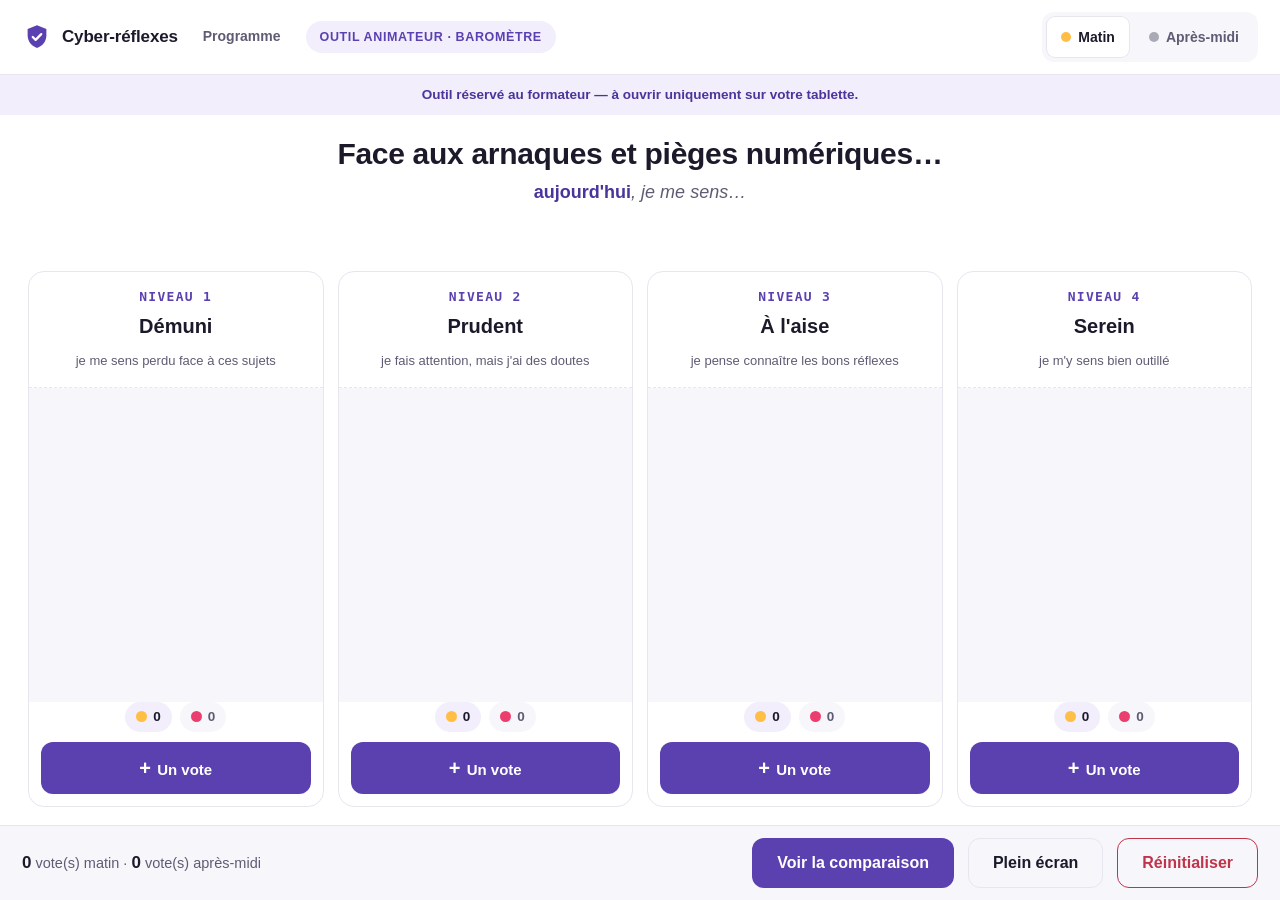
<file: barometre.html>
<!DOCTYPE html>
<html lang="fr">
<head>
<meta charset="UTF-8">
<meta name="viewport" content="width=device-width, initial-scale=1.0">
<title>Baromètre de confiance — Cyber-réflexes</title>
<link rel="stylesheet" href="assets/style.css">
<style>
:root{
  --matin:#FFBE46; --matin-soft:#FEF2DE;
  --aprem:#EC3E6E; --aprem-soft:#FCE7ED;
}
html,body{height:100%}
body{display:flex; flex-direction:column; overflow:hidden}
main{display:none} /* cette page ne suit pas la grille .main standard */

.outil{flex:1; display:flex; flex-direction:column; min-height:0}

.phase{display:flex; gap:6px; background:var(--wash); padding:5px; border-radius:12px}
.phase button{border:none; background:transparent; color:var(--muted); font-size:14px; font-weight:700;
  padding:8px 14px; border-radius:8px; cursor:pointer; min-height:40px; display:flex; align-items:center; gap:7px}
.phase button .dot{width:10px; height:10px; border-radius:50%; background:currentColor; opacity:.5}
.phase button.on{color:var(--text); background:#fff; box-shadow:0 0 0 1px var(--border)}
.phase button.on[data-p="matin"] .dot{background:var(--matin); opacity:1}
.phase button.on[data-p="aprem"] .dot{background:var(--aprem); opacity:1}

.avis-unique{background:var(--mauve-soft); color:var(--mauve-dark); font-size:13.5px; font-weight:600;
  text-align:center; padding:9px 16px}

.consigne{padding:22px 32px 6px; text-align:center}
.consigne h2{font-size:30px; margin:0; color:var(--text); font-weight:800; line-height:1.15; letter-spacing:-.01em}
.consigne .prompt{font-size:18px; color:var(--muted); margin-top:6px; font-style:italic}
.consigne .prompt b{color:var(--mauve-dark); font-style:normal; font-weight:700}

.barometre{flex:1; display:grid; grid-template-columns:repeat(4,1fr); gap:14px;
  padding:10px 28px 18px; min-height:0}
.col{background:var(--card); border:1px solid var(--border); border-radius:var(--radius);
  display:flex; flex-direction:column; overflow:hidden; position:relative}
.col-tete{padding:14px 12px 10px; text-align:center; border-bottom:1px dashed var(--border)}
.col-tete .n{font-family:ui-monospace,"SF Mono",Menlo,monospace; color:var(--mauve);
  font-weight:800; font-size:13px; letter-spacing:.1em; text-transform:uppercase}
.col-tete .lib{font-size:20px; font-weight:800; color:var(--text); margin-top:2px}
.col-tete .sub{font-size:13px; color:var(--muted); margin-top:2px; line-height:1.25;
  min-height:2.5em; display:flex; align-items:center; justify-content:center; padding:0 2px}

.nuage{flex:1; position:relative; overflow:hidden; padding:12px; background:var(--wash)}
.nuage .gomme{position:absolute; width:30px; height:30px; border-radius:50%;
  box-shadow:0 1px 3px rgba(27,26,43,.18); transform-origin:center}
.nuage .gomme.matin{background:var(--matin)}
.nuage .gomme.aprem{background:var(--aprem)}
@media (prefers-reduced-motion: no-preference){
  .nuage .gomme{animation:pose .3s cubic-bezier(.2,1.7,.4,1)}
  @keyframes pose{from{transform:scale(0); opacity:0}to{transform:scale(1); opacity:1}}
}

.compteurs{display:flex; justify-content:center; gap:8px; padding:0 8px 10px; flex-wrap:wrap}
.cpt{display:inline-flex; align-items:center; gap:6px; font-size:13.5px; font-weight:700;
  padding:4px 11px; border-radius:999px; background:var(--wash); color:var(--muted)}
.cpt .dot{width:11px; height:11px; border-radius:50%}
.cpt.matin .dot{background:var(--matin)}
.cpt.aprem .dot{background:var(--aprem)}
.cpt.actif{color:var(--text); background:var(--mauve-soft)}

.voter{border:none; margin:0 12px 12px; padding:14px 10px; border-radius:var(--radius-md);
  background:var(--mauve); color:#fff; font-size:15px; font-weight:700; cursor:pointer;
  min-height:52px}
.voter:hover{background:var(--mauve-dark)}
.voter:focus-visible{outline:3px solid var(--blue); outline-offset:2px}
.voter .signe{font-size:20px; margin-right:2px}

.pied-outil{background:var(--wash); border-top:1px solid var(--border);
  padding:12px 22px; display:flex; align-items:center; gap:14px; flex-wrap:wrap}
.total{font-size:14.5px; color:var(--muted); flex:1}
.total b{color:var(--text); font-size:17px}
.btn.danger{background:transparent; color:var(--bad); border:1.5px solid var(--bad)}
.btn.danger:hover{background:var(--bad-soft)}

.modal{position:fixed; inset:0; background:rgba(27,26,43,.55); display:none;
  align-items:center; justify-content:center; padding:24px; z-index:10}
.modal.actif{display:flex}
.modal-inner{background:#fff; border-radius:var(--radius); max-width:1000px; width:100%;
  max-height:92vh; overflow:auto; padding:28px; border:1px solid var(--border)}
.modal h2{margin:0 0 6px; color:var(--text); font-size:26px; font-weight:800}
.modal .sub{color:var(--muted); margin:0 0 20px}
.compare{display:grid; grid-template-columns:repeat(4,1fr); gap:14px; margin-top:12px}
.compare .item{background:var(--wash); border:1px solid var(--border); border-radius:var(--radius-md); padding:14px}
.compare .item h4{margin:0 0 4px; color:var(--mauve); font-size:13px; letter-spacing:.06em; text-transform:uppercase; font-family:ui-monospace,"SF Mono",Menlo,monospace}
.compare .item .lib{font-size:17px; font-weight:800; margin-bottom:8px; color:var(--text)}
.compare .bar{height:12px; border-radius:7px; background:#fff; overflow:hidden; margin:6px 0 4px; position:relative; border:1px solid var(--border)}
.compare .bar > span{display:block; height:100%; border-radius:6px}
.compare .bar.matin > span{background:var(--matin)}
.compare .bar.aprem > span{background:var(--aprem)}
.compare .lg{font-size:12px; color:var(--muted); display:flex; justify-content:space-between}
.moyennes{display:grid; grid-template-columns:1fr auto 1fr; align-items:center; gap:24px;
  background:var(--wash); border:1px solid var(--border); border-radius:var(--radius-md); padding:20px 24px; margin-top:22px}
.moyennes .cote{text-align:center}
.moyennes .cote .val{font-size:40px; font-weight:800; line-height:1}
.moyennes .cote.matin .val{color:var(--matin)}
.moyennes .cote.aprem .val{color:var(--aprem)}
.moyennes .cote .lab{font-size:13px; color:var(--muted); letter-spacing:.06em; text-transform:uppercase; margin-top:4px; font-family:ui-monospace,"SF Mono",Menlo,monospace}
.moyennes .cote .brut{font-size:12px; color:var(--muted); margin-top:2px}
.moyennes .fleche{font-size:34px; color:var(--muted)}
.moyennes .ecart{text-align:center; padding:14px 18px; background:var(--ok-soft);
  border-radius:var(--radius-md); color:var(--ok); font-weight:700; grid-column:1/-1; margin-top:8px; font-size:16px}
.moyennes .ecart.negatif{background:var(--warn-soft); color:var(--warn)}
.modal-actions{display:flex; gap:10px; justify-content:flex-end; margin-top:22px; flex-wrap:wrap}

@media (max-width: 900px){
  .barometre{padding:8px 14px 12px; gap:10px}
  .consigne{padding:14px 14px 4px}
  .consigne h2{font-size:24px}
  .consigne .prompt{font-size:15px}
  .col-tete .lib{font-size:17px}
  .col-tete .sub{font-size:12px; min-height:2.4em}
  .voter{font-size:13.5px; margin:0 8px 8px; padding:12px 6px}
  .compare{grid-template-columns:1fr 1fr}
}
@media (max-width: 600px){
  .barometre{grid-template-columns:1fr 1fr}
  .compare{grid-template-columns:1fr}
}
</style>
</head>
<body>

<header class="topbar">
  <a class="brand" href="index.html"><svg class="logo" width="30" height="30" viewBox="0 0 24 24" fill="none" aria-hidden="true"><path d="M12 2.5 4.5 5.5v5.2c0 4.6 3.1 8.4 7.5 10 4.4-1.6 7.5-5.4 7.5-10V5.5L12 2.5Z" fill="#5B41B0"/><path d="m8.6 12 2.3 2.3 4.5-4.6" stroke="#fff" stroke-width="1.8" stroke-linecap="round" stroke-linejoin="round"/></svg>Cyber-réflexes</a>
  <a class="nav-link" href="index.html#programme">Programme</a>
  <span class="etape-tag">Outil animateur · Baromètre</span>
  <span class="spacer"></span>
  <div class="phase" role="tablist" aria-label="Phase de la journée">
    <button data-p="matin" class="on" aria-pressed="true"><span class="dot"></span>Matin</button>
    <button data-p="aprem" aria-pressed="false"><span class="dot"></span>Après-midi</button>
  </div>
</header>

<div class="avis-unique">Outil réservé au formateur — à ouvrir uniquement sur votre tablette.</div>

<div class="outil">
  <div class="consigne">
    <h2 id="titreConsigne">Face aux arnaques et pièges numériques…</h2>
    <div class="prompt" id="promptConsigne"><b>aujourd'hui</b>, je me sens…</div>
  </div>

  <div class="barometre" id="barometre"></div>

  <div class="pied-outil">
    <div class="total"><b id="totalMatin">0</b> vote(s) matin · <b id="totalAprem">0</b> vote(s) après-midi</div>
    <button class="btn" id="btnCompare" disabled>Voir la comparaison</button>
    <button class="btn ghost" id="btnPlein">Plein écran</button>
    <button class="btn danger" id="btnReset">Réinitialiser</button>
  </div>
</div>

<div class="modal" id="modal" role="dialog" aria-modal="true" aria-labelledby="modalTitre">
  <div class="modal-inner">
    <h2 id="modalTitre">Le chemin parcouru</h2>
    <p class="sub">Comparaison entre le baromètre du matin et celui de l'après-midi.</p>
    <div class="compare" id="compareGrid"></div>
    <div class="moyennes" id="moyennesBloc"></div>
    <div class="modal-actions">
      <button class="btn ghost" id="fermerModal">Fermer</button>
    </div>
  </div>
</div>

<script>
(function(){
  var NIVEAUX = [
    {n:1, lib:"Démuni",   sub:"je me sens perdu face à ces sujets"},
    {n:2, lib:"Prudent",  sub:"je fais attention, mais j'ai des doutes"},
    {n:3, lib:"À l'aise", sub:"je pense connaître les bons réflexes"},
    {n:4, lib:"Serein",   sub:"je m'y sens bien outillé"}
  ];
  var CLE = "cyberreflexes.barometre.v1";
  var phase = "matin";
  var votes = {matin:[0,0,0,0], aprem:[0,0,0,0]};
  var positions = {matin:[[],[],[],[]], aprem:[[],[],[],[]]};

  function charger(){
    try{
      var raw = localStorage.getItem(CLE);
      if(raw){
        var d = JSON.parse(raw);
        if(d.votes) votes = d.votes;
        if(d.positions) positions = d.positions;
      }
    }catch(e){}
  }
  function sauver(){
    try{ localStorage.setItem(CLE, JSON.stringify({votes:votes, positions:positions})); }catch(e){}
  }

  var bar = document.getElementById("barometre");
  NIVEAUX.forEach(function(N, i){
    var col = document.createElement("section");
    col.className = "col";
    col.innerHTML =
      '<div class="col-tete">'+
        '<div class="n">Niveau '+N.n+'</div>'+
        '<div class="lib">'+N.lib+'</div>'+
        '<div class="sub">'+N.sub+'</div>'+
      '</div>'+
      '<div class="nuage" id="nuage-'+i+'" aria-live="polite"></div>'+
      '<div class="compteurs">'+
        '<span class="cpt matin" id="cpt-matin-'+i+'"><span class="dot"></span><span class="v">0</span></span>'+
        '<span class="cpt aprem" id="cpt-aprem-'+i+'"><span class="dot"></span><span class="v">0</span></span>'+
      '</div>'+
      '<button class="voter" data-i="'+i+'"><span class="signe">+</span> Un vote</button>';
    bar.appendChild(col);
  });

  function placerGommette(nuage, cls, x, y){
    var g = document.createElement("span");
    g.className = "gomme "+cls;
    g.style.left = x+"%";
    g.style.top  = y+"%";
    nuage.appendChild(g);
  }
  function refresh(){
    NIVEAUX.forEach(function(_, i){
      var nuage = document.getElementById("nuage-"+i);
      nuage.innerHTML = "";
      ["matin","aprem"].forEach(function(ph){
        var liste = positions[ph][i] || [];
        liste.forEach(function(p){ placerGommette(nuage, ph, p[0], p[1]); });
      });
      document.querySelector("#cpt-matin-"+i+" .v").textContent = votes.matin[i];
      document.querySelector("#cpt-aprem-"+i+" .v").textContent = votes.aprem[i];
      document.getElementById("cpt-matin-"+i).classList.toggle("actif", phase==="matin");
      document.getElementById("cpt-aprem-"+i).classList.toggle("actif", phase==="aprem");
    });
    document.getElementById("totalMatin").textContent = somme(votes.matin);
    document.getElementById("totalAprem").textContent = somme(votes.aprem);
    document.getElementById("btnCompare").disabled = !(somme(votes.matin)>0 && somme(votes.aprem)>0);
    document.getElementById("promptConsigne").innerHTML =
      phase==="matin" ? "<b>aujourd'hui</b>, je me sens…" : "<b>maintenant</b>, je me sens…";
  }
  function somme(t){ return t.reduce(function(a,b){return a+b;},0); }

  bar.addEventListener("click", function(e){
    var b = e.target.closest(".voter");
    if(!b) return;
    var i = parseInt(b.dataset.i, 10);
    votes[phase][i]++;
    var x = 8 + Math.random()*84;
    var y = 8 + Math.random()*84;
    positions[phase][i].push([Math.round(x*10)/10, Math.round(y*10)/10]);
    sauver();
    refresh();
  });

  document.querySelectorAll(".phase button").forEach(function(b){
    b.addEventListener("click", function(){
      phase = b.dataset.p;
      document.querySelectorAll(".phase button").forEach(function(x){
        x.classList.toggle("on", x===b);
        x.setAttribute("aria-pressed", x===b ? "true":"false");
      });
      refresh();
    });
  });

  document.getElementById("btnReset").addEventListener("click", function(){
    var t = somme(votes.matin)+somme(votes.aprem);
    if(t===0){ return; }
    if(confirm("Effacer tous les votes ("+t+") du baromètre ? Cette action est irréversible.")){
      votes = {matin:[0,0,0,0], aprem:[0,0,0,0]};
      positions = {matin:[[],[],[],[]], aprem:[[],[],[],[]]};
      sauver();
      refresh();
    }
  });

  document.getElementById("btnPlein").addEventListener("click", function(){
    var el = document.documentElement;
    if(!document.fullscreenElement){
      (el.requestFullscreen||el.webkitRequestFullscreen||function(){}).call(el);
    } else {
      (document.exitFullscreen||document.webkitExitFullscreen||function(){}).call(document);
    }
  });

  var modal = document.getElementById("modal");
  document.getElementById("btnCompare").addEventListener("click", function(){
    remplirComparaison();
    modal.classList.add("actif");
  });
  document.getElementById("fermerModal").addEventListener("click", function(){
    modal.classList.remove("actif");
  });
  modal.addEventListener("click", function(e){ if(e.target===modal) modal.classList.remove("actif"); });

  function moyenne(t){
    var s = 0, n = 0;
    t.forEach(function(v, i){ s += v*(i+1); n += v; });
    return n>0 ? s/n : 0;
  }
  function remplirComparaison(){
    var grid = document.getElementById("compareGrid");
    var totM = somme(votes.matin), totA = somme(votes.aprem);
    var maxAll = Math.max.apply(null, votes.matin.concat(votes.aprem).concat([1]));
    grid.innerHTML = "";
    NIVEAUX.forEach(function(N, i){
      var pm = totM ? Math.round(votes.matin[i]/totM*100) : 0;
      var pa = totA ? Math.round(votes.aprem[i]/totA*100) : 0;
      var wm = Math.round(votes.matin[i]/maxAll*100);
      var wa = Math.round(votes.aprem[i]/maxAll*100);
      var el = document.createElement("div");
      el.className = "item";
      el.innerHTML =
        '<h4>Niveau '+N.n+'</h4><div class="lib">'+N.lib+'</div>'+
        '<div class="bar matin"><span style="width:'+wm+'%"></span></div>'+
        '<div class="lg"><span>Matin</span><span>'+votes.matin[i]+' · '+pm+'%</span></div>'+
        '<div class="bar aprem"><span style="width:'+wa+'%"></span></div>'+
        '<div class="lg"><span>Après-midi</span><span>'+votes.aprem[i]+' · '+pa+'%</span></div>';
      grid.appendChild(el);
    });

    var mm = moyenne(votes.matin), ma = moyenne(votes.aprem);
    var pctM = Math.round(mm/NIVEAUX.length*100), pctA = Math.round(ma/NIVEAUX.length*100);
    var deltaPct = pctA - pctM;
    var bloc = document.getElementById("moyennesBloc");
    var deltaTxt, deltaCls = "";
    if(Math.abs(deltaPct) < 2){ deltaTxt = "Stabilité entre le matin et l'après-midi."; }
    else if(deltaPct > 0){ deltaTxt = "Le groupe se sent en moyenne +"+deltaPct+" points plus confiant qu'au matin."; }
    else { deltaTxt = "Le groupe se sent en moyenne "+deltaPct+" points moins confiant qu'au matin."; deltaCls = "negatif"; }

    bloc.innerHTML =
      '<div class="cote matin"><div class="val">'+pctM+'%</div><div class="lab">Confiance — matin</div><div class="brut">'+mm.toFixed(2)+' / '+NIVEAUX.length+'</div></div>'+
      '<div class="fleche">→</div>'+
      '<div class="cote aprem"><div class="val">'+pctA+'%</div><div class="lab">Confiance — après-midi</div><div class="brut">'+ma.toFixed(2)+' / '+NIVEAUX.length+'</div></div>'+
      '<div class="ecart '+deltaCls+'">'+deltaTxt+'</div>';
  }

  charger();
  refresh();
})();
</script>
</body>
</html>
</file>
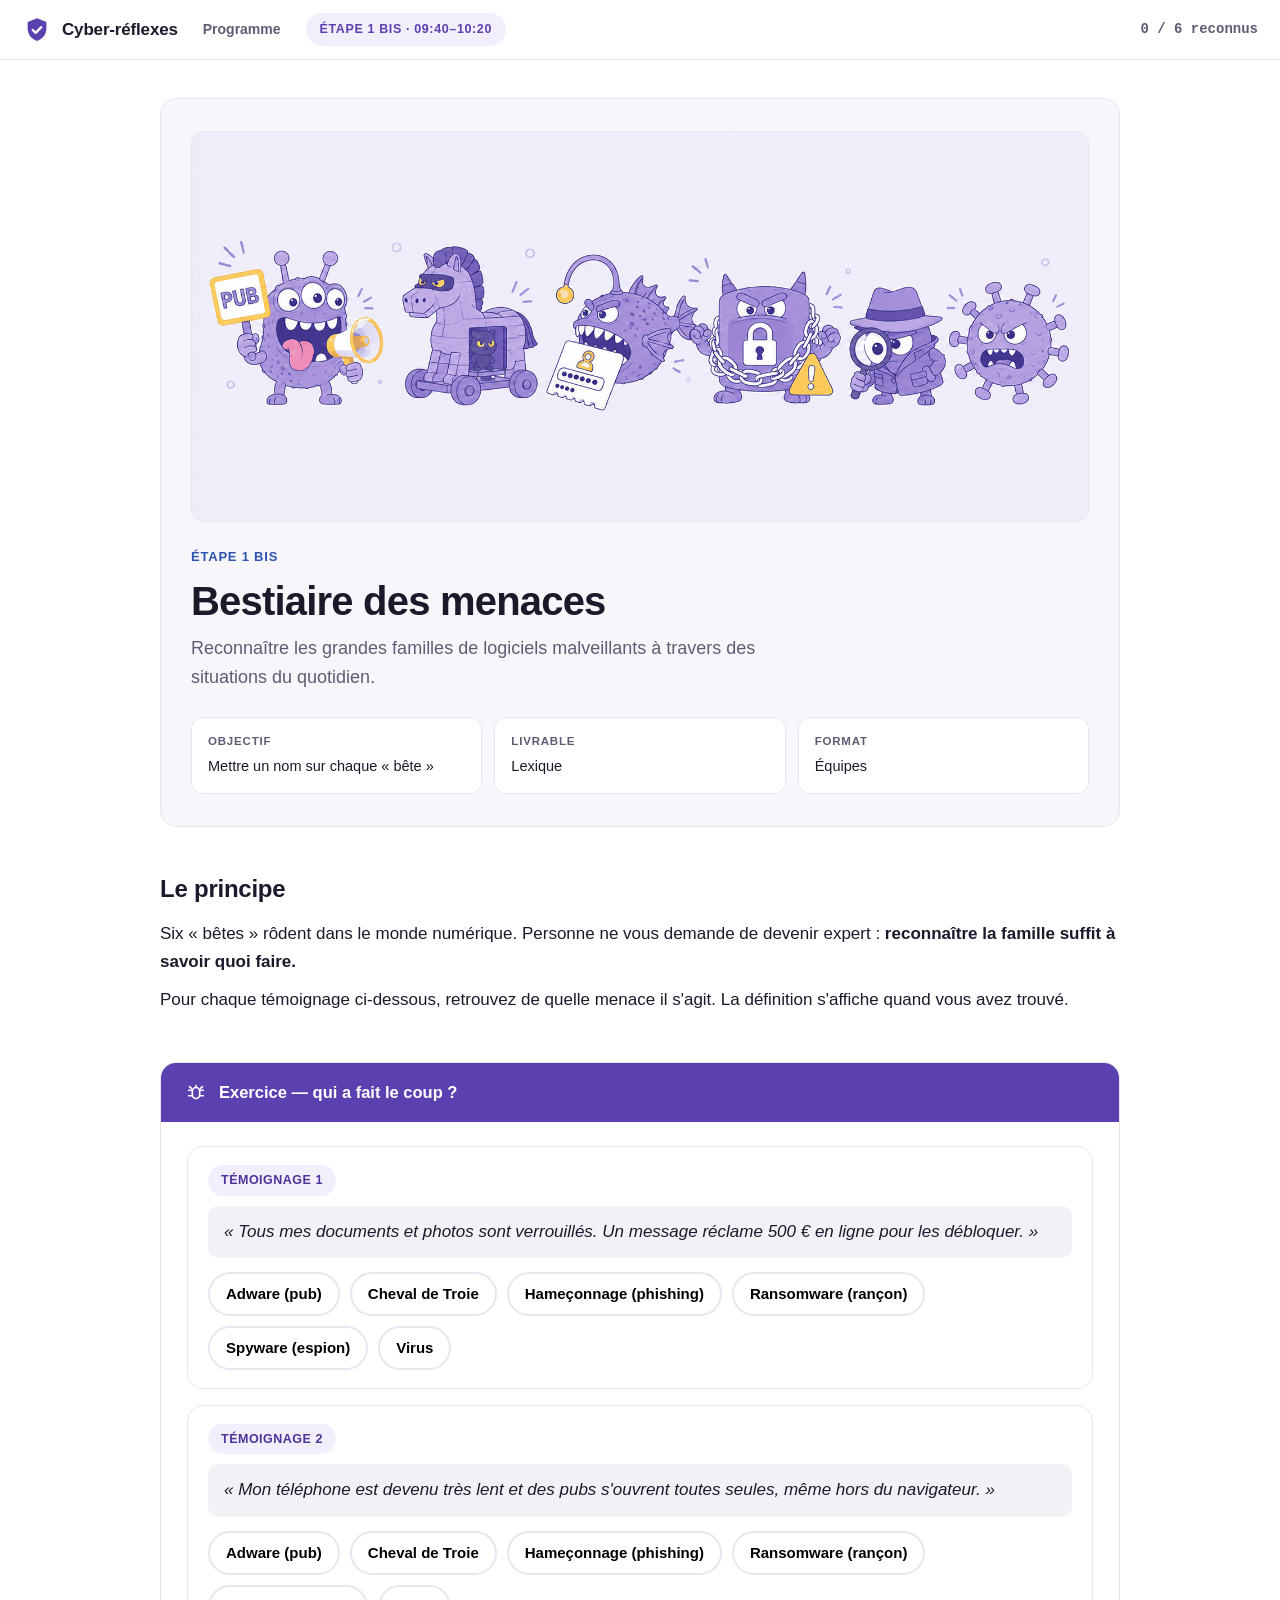
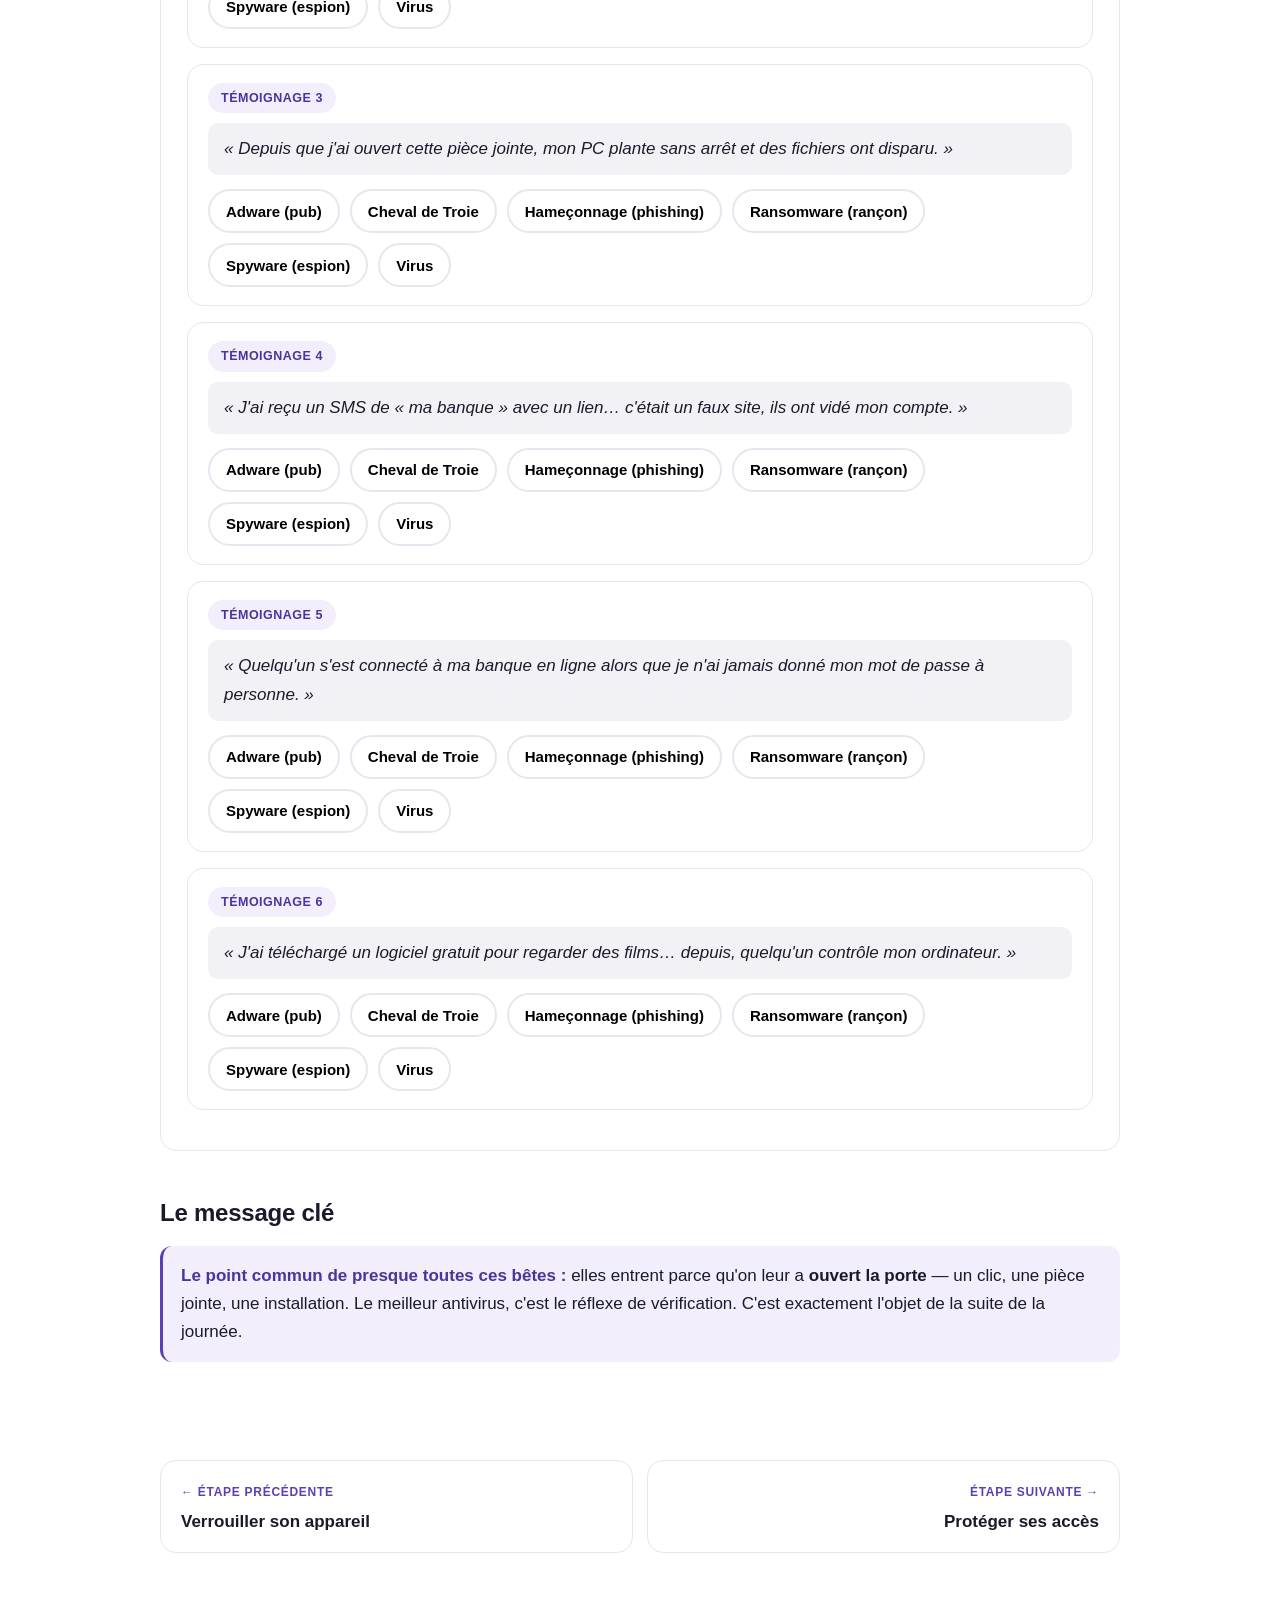
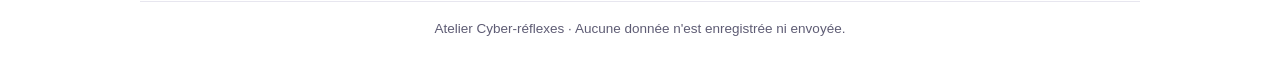
<file: bestiaire.html>
<!DOCTYPE html>
<html lang="fr">
<head>
<meta charset="UTF-8">
<meta name="viewport" content="width=device-width, initial-scale=1.0">
<title>Étape 1 bis · Bestiaire des menaces — Cyber-réflexes</title>
<link rel="stylesheet" href="assets/style.css">
<style>
.situation{background:var(--card); border:1px solid var(--border); border-radius:var(--radius);
  box-shadow:var(--shadow); padding:18px 20px; margin-bottom:16px}
.situation .temoin{font-style:italic; background:var(--grey-soft); border-radius:10px; padding:12px 16px; margin-bottom:14px}
.noms{display:flex; flex-wrap:wrap; gap:10px}
.nom-btn{border:2px solid var(--border); background:var(--card); border-radius:999px;
  padding:9px 16px; font-size:15px; font-weight:600; cursor:pointer; min-height:44px}
.nom-btn:hover{border-color:var(--mauve)}
.nom-btn.choisi{border-color:var(--mauve); background:var(--mauve-soft); color:var(--mauve-dark)}
.nom-btn.bon{border-color:var(--ok); background:var(--ok-soft); color:var(--ok); font-weight:800}
.nom-btn:disabled{opacity:.5; cursor:default}
.nom-btn.bon:disabled,.nom-btn.choisi:disabled{opacity:1}
</style>
</head>
<body>
<header class="topbar">
  <a class="brand" href="index.html"><svg class="logo" width="30" height="30" viewBox="0 0 24 24" fill="none" aria-hidden="true"><path d="M12 2.5 4.5 5.5v5.2c0 4.6 3.1 8.4 7.5 10 4.4-1.6 7.5-5.4 7.5-10V5.5L12 2.5Z" fill="#5B41B0"/><path d="m8.6 12 2.3 2.3 4.5-4.6" stroke="#fff" stroke-width="1.8" stroke-linecap="round" stroke-linejoin="round"/></svg>Cyber-réflexes</a>
  <a class="nav-link" href="index.html#programme">Programme</a>
  <span class="etape-tag">Étape 1 bis · 09:40–10:20</span>
  <span class="spacer"></span>
  <span class="progres mono" id="progres">0 / 6 reconnus</span>
</header>

<main>
  <div class="hero-etape banniere"><div class="he-copy">
    <div class="surtitre">Étape 1 bis</div>
    <h1>Bestiaire des menaces</h1>
    <p class="sous">Reconnaître les grandes familles de logiciels malveillants à travers des situations du quotidien.</p>
    <div class="meta-grid">
      <div class="meta"><b>Objectif</b>Mettre un nom sur chaque « bête »</div>
      <div class="meta"><b>Livrable</b>Lexique</div>
      <div class="meta"><b>Format</b>Équipes</div>
    </div>
  </div>
    <figure class="he-media">
      <div class="ph">
        <svg width="34" height="34" viewBox="0 0 24 24" fill="none" aria-hidden="true"><rect x="3" y="4" width="18" height="16" rx="2" stroke="currentColor" stroke-width="1.5"/><circle cx="8.5" cy="9.5" r="1.6" stroke="currentColor" stroke-width="1.5"/><path d="m4 17 4.5-4.5 3.5 3.5 3-3L20 16.5" stroke="currentColor" stroke-width="1.5" stroke-linecap="round" stroke-linejoin="round"/></svg>
        <b>Visuel à venir</b>
        <small>assets/hero-bestiaire.jpg</small>
      </div>
      <img src="assets/hero-bestiaire.jpg" alt="Illustration : bouclier de sécurité face aux logiciels malveillants" loading="lazy" onerror="this.remove()">
    </figure>
  </div>

  <section>
    <h2>Le principe</h2>
    <p>Six « bêtes » rôdent dans le monde numérique. Personne ne vous demande de devenir expert :
    <b>reconnaître la famille suffit à savoir quoi faire.</b></p>
    <p>Pour chaque témoignage ci-dessous, retrouvez de quelle menace il s'agit. La définition s'affiche quand vous avez trouvé.</p>
  </section>

  <section class="exo">
    <div class="exo-tete"><span class="pic"><svg class="ei" viewBox="0 0 24 24" fill="none" stroke="currentColor" stroke-width="1.8" stroke-linecap="round" stroke-linejoin="round" aria-hidden="true"><rect x="8" y="6" width="8" height="12" rx="4"/><path d="M12 6V4"/><path d="M4 9h4M16 9h4M4 15h4M16 15h4"/><path d="m5 5 2 2M19 5l-2 2"/></svg></span><b>Exercice — qui a fait le coup ?</b></div>
    <div class="exo-corps">
      <div id="jeu"></div>
      <div id="bilan"></div>
    </div>
  </section>

  <section>
    <h2>Le message clé</h2>
    <div class="cle"><b>Le point commun de presque toutes ces bêtes :</b> elles entrent parce qu'on leur a
      <b>ouvert la porte</b> — un clic, une pièce jointe, une installation.
      Le meilleur antivirus, c'est le réflexe de vérification. C'est exactement l'objet de la suite de la journée.</div>
  </section>
</main>

<nav class="pager">
  <a href="etape1.html"><span class="dir">← Étape précédente</span><span class="titre" style="display:block">Verrouiller son appareil</span></a>
  <a class="suivant" href="etape2.html"><span class="dir">Étape suivante →</span><span class="titre" style="display:block">Protéger ses accès</span></a>
</nav>
<footer class="colophon">Atelier Cyber-réflexes · Aucune donnée n'est enregistrée ni envoyée.</footer>

<script src="assets/site.js"></script>
<script>
(function(){
var MENACES=[
 {nom:'Virus', def:'Programme qui s\'installe sans permission et se propage de fichier en fichier pour endommager l\'appareil.',
  situ:'Depuis que j\'ai ouvert cette pièce jointe, mon PC plante sans arrêt et des fichiers ont disparu.'},
 {nom:'Cheval de Troie', def:'Programme qui se fait passer pour quelque chose d\'utile (jeu, logiciel gratuit) mais cache un intrus.',
  situ:'J\'ai téléchargé un logiciel gratuit pour regarder des films… depuis, quelqu\'un contrôle mon ordinateur.'},
 {nom:'Spyware (espion)', def:'Programme qui observe en silence : ce que vous tapez, vos mots de passe, vos messages.',
  situ:'Quelqu\'un s\'est connecté à ma banque en ligne alors que je n\'ai jamais donné mon mot de passe à personne.'},
 {nom:'Ransomware (rançon)', def:'Programme qui bloque vos fichiers ou tout l\'appareil et exige un paiement pour les rendre.',
  situ:'Tous mes documents et photos sont verrouillés. Un message réclame 500 € en ligne pour les débloquer.'},
 {nom:'Adware (pub)', def:'Programme qui inonde l\'appareil de publicités et le ralentit, souvent installé avec un logiciel gratuit.',
  situ:'Mon téléphone est devenu très lent et des pubs s\'ouvrent toutes seules, même hors du navigateur.'},
 {nom:'Hameçonnage (phishing)', def:'Pas un programme : une tromperie. Un faux message qui imite un organisme connu pour vous faire cliquer ou donner vos données.',
  situ:'J\'ai reçu un SMS de « ma banque » avec un lien… c\'était un faux site, ils ont vidé mon compte.'}
];

// Ordre des situations mélangé, ordre des noms stable (alphabétique)
var ordre=MENACES.map(function(_,i){return i;});
for(var k=ordre.length-1;k>0;k--){var r=Math.floor(Math.random()*(k+1)); var t=ordre[k]; ordre[k]=ordre[r]; ordre[r]=t;}
var noms=MENACES.map(function(m){return m.nom;}).sort();

var trouves=0;
var jeu=document.getElementById('jeu');

ordre.forEach(function(idx,pos){
  var m=MENACES[idx];
  var bloc=document.createElement('div');
  bloc.className='situation';
  var h='<div><span class="tag mauve">Témoignage '+(pos+1)+'</span></div>'+
    '<div class="temoin" style="margin-top:10px">« '+m.situ+' »</div>'+
    '<div class="noms" data-idx="'+idx+'">';
  noms.forEach(function(n){
    h+='<button class="nom-btn" data-nom="'+n+'">'+n+'</button>';
  });
  h+='</div><div class="rep"></div>';
  bloc.innerHTML=h;
  jeu.appendChild(bloc);
});

jeu.addEventListener('click',function(e){
  var b=e.target.closest('.nom-btn');
  if(!b||b.disabled) return;
  var zone=b.parentElement;
  var idx=parseInt(zone.dataset.idx,10);
  var m=MENACES[idx];
  var rep=zone.parentElement.querySelector('.rep');
  if(b.dataset.nom===m.nom){
    zone.querySelectorAll('.nom-btn').forEach(function(x){
      x.disabled=true;
      if(x===b) x.classList.add('bon');
    });
    rep.innerHTML='<div class="resultat ok"><span class="tag ok">'+m.nom+'</span>'+
      '<p style="margin-bottom:0"><b>Définition :</b> '+m.def+'</p></div>';
    trouves++;
    document.getElementById('progres').textContent=trouves+' / 6 reconnus';
    if(trouves===MENACES.length){
      CR.marquer('bestiaire');
      document.getElementById('bilan').innerHTML=
        '<div class="resultat ok" style="margin-top:20px"><span class="tag ok">Bestiaire complet</span>'+
        '<p style="margin-bottom:0">Les 6 familles sont identifiées. Assemblez maintenant vos trios sur le poster mural : il restera visible toute la journée et servira au cas pratique final.</p></div>';
    }
  } else {
    b.classList.add('choisi'); b.disabled=true;
    rep.innerHTML='<div class="resultat verif"><span class="tag verif">Pas celle-là</span>'+
      '<p style="margin-bottom:0">« '+b.dataset.nom+' » ne colle pas à cette situation — discutez en équipe et essayez une autre bête.</p></div>';
  }
});
})();
</script>
</body>
</html>
</file>
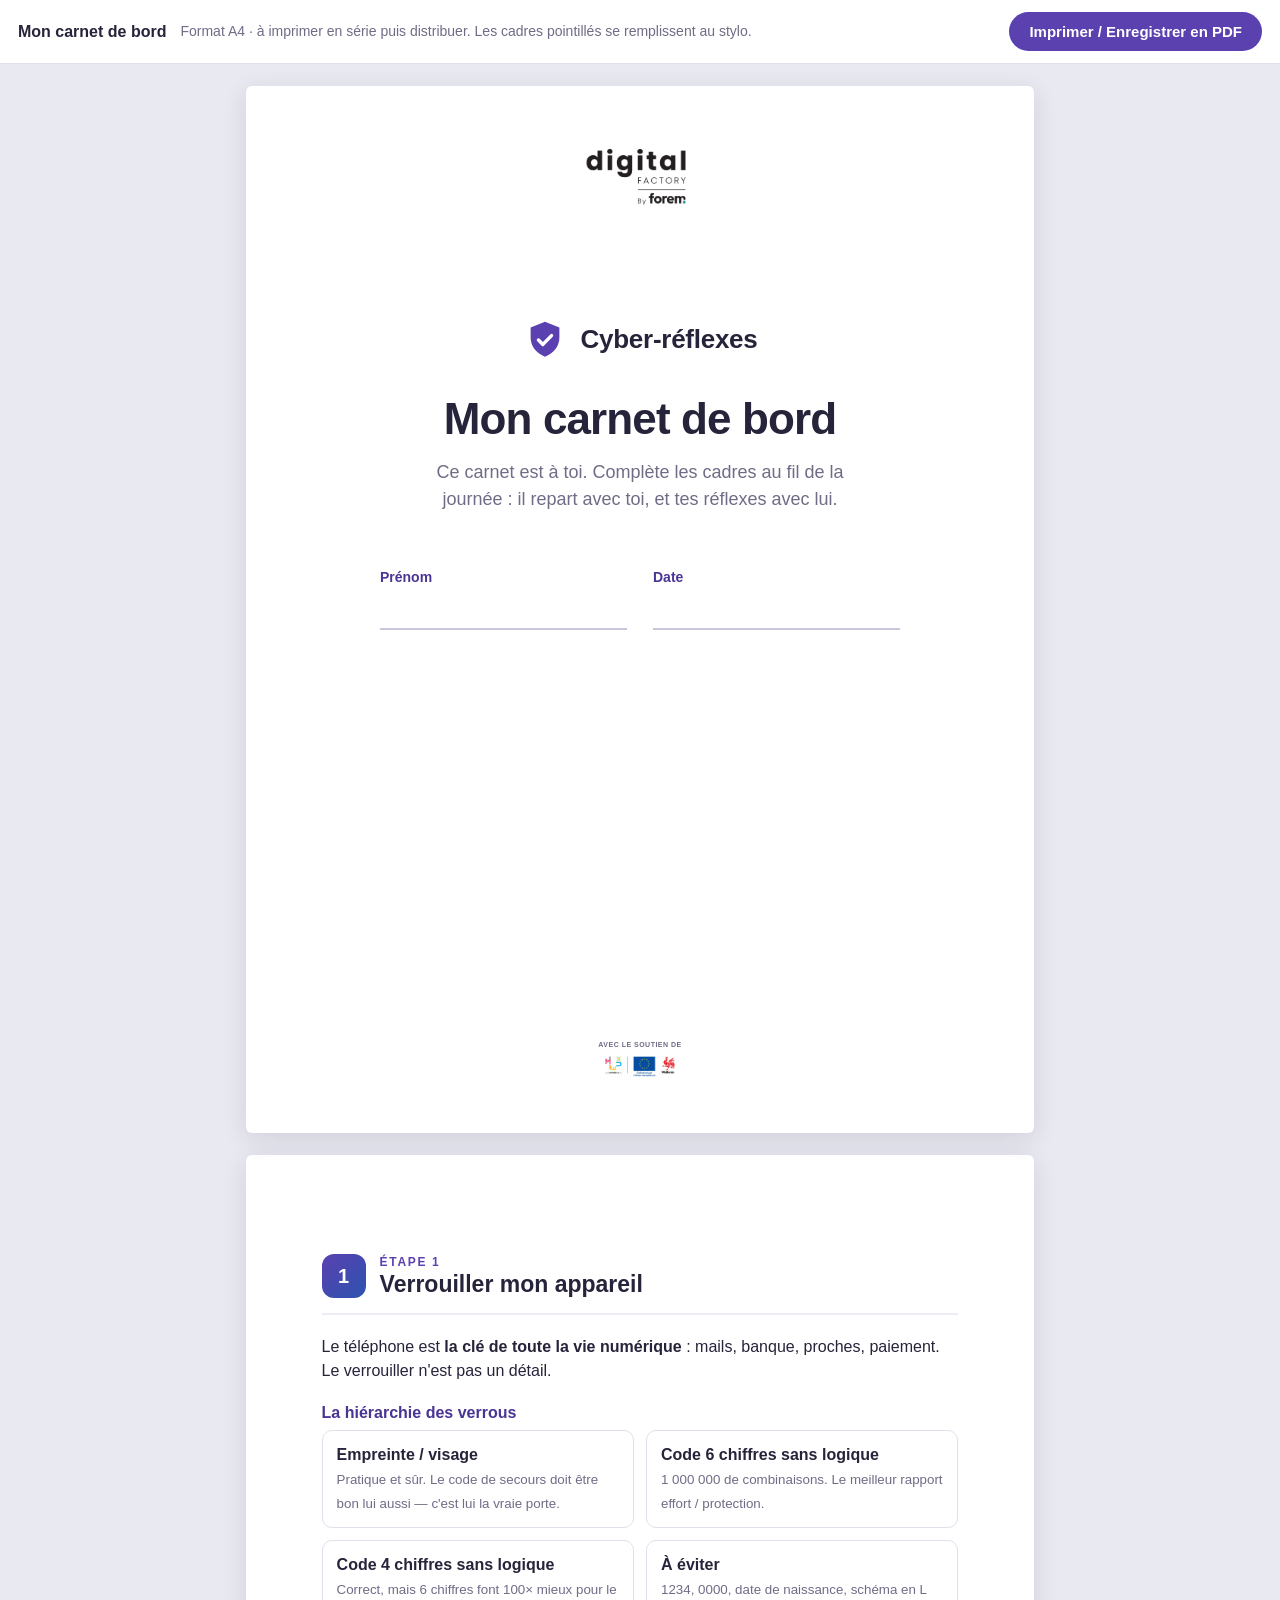
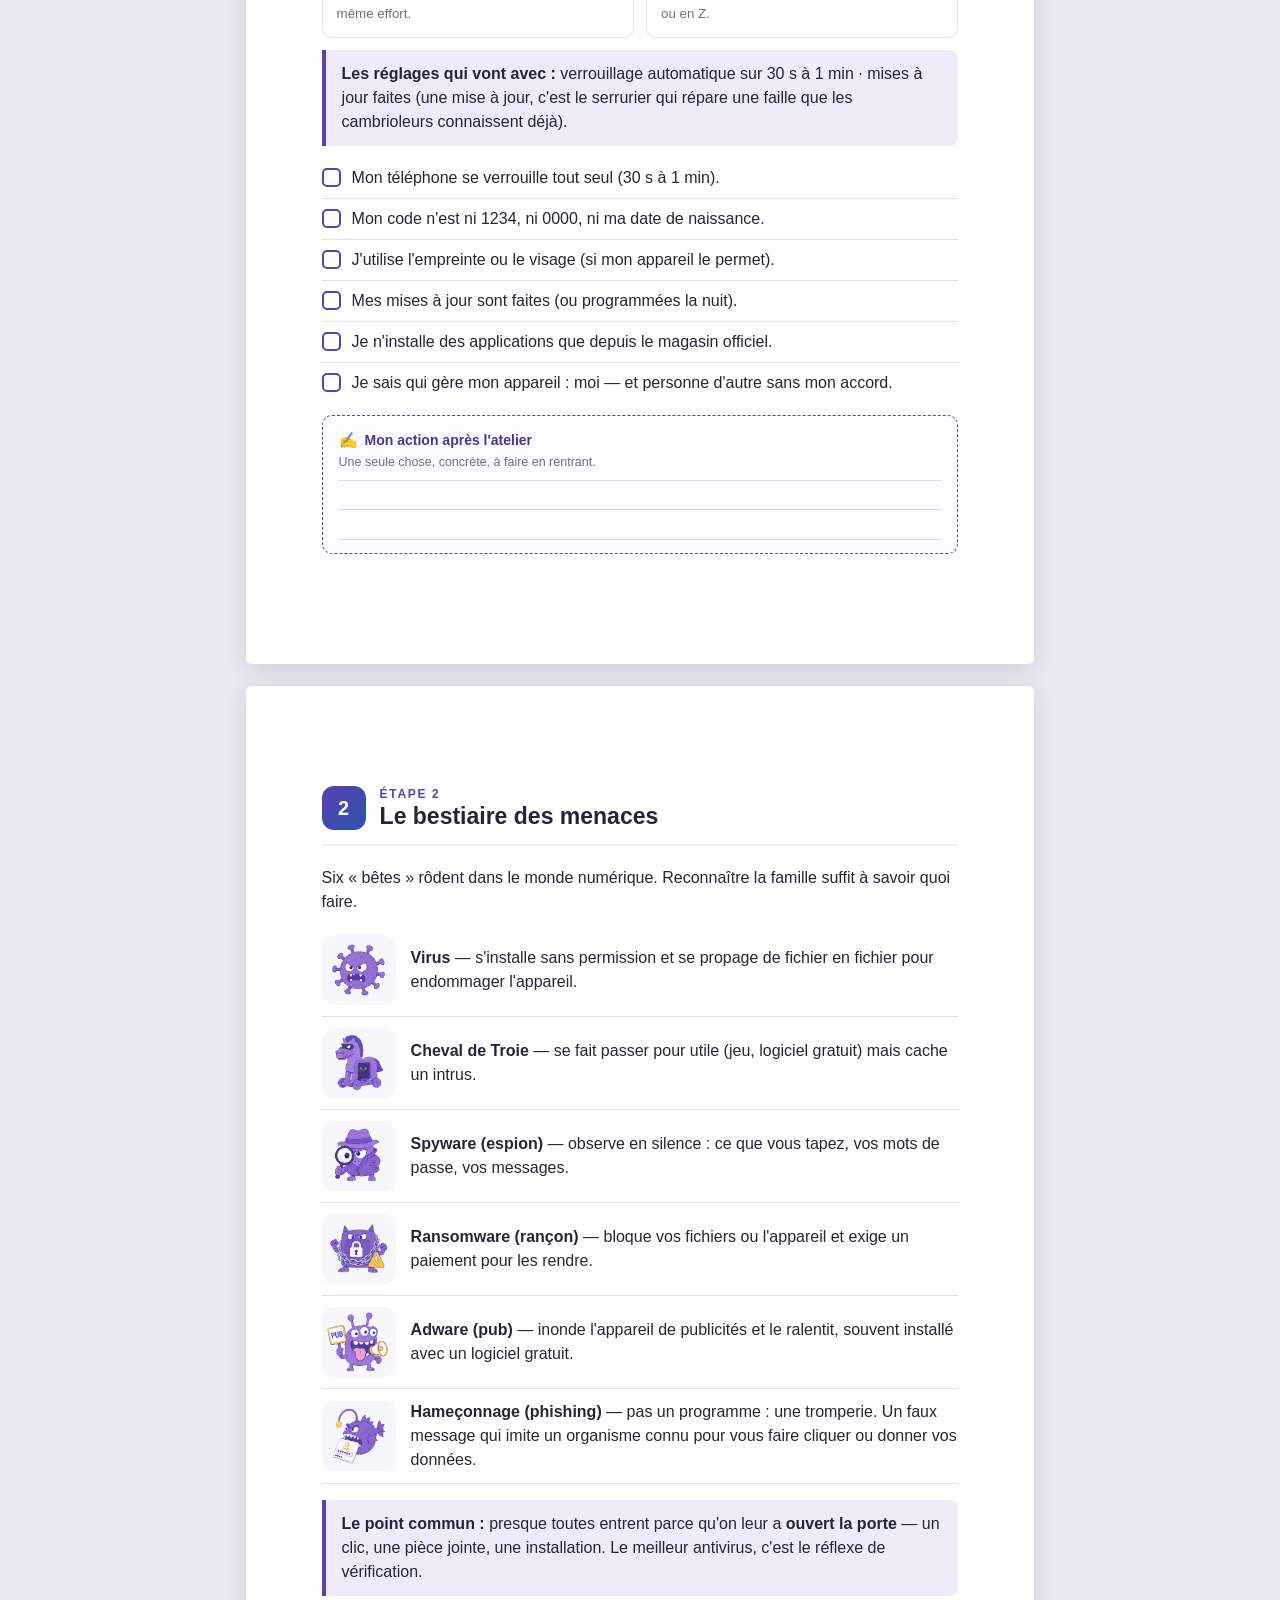
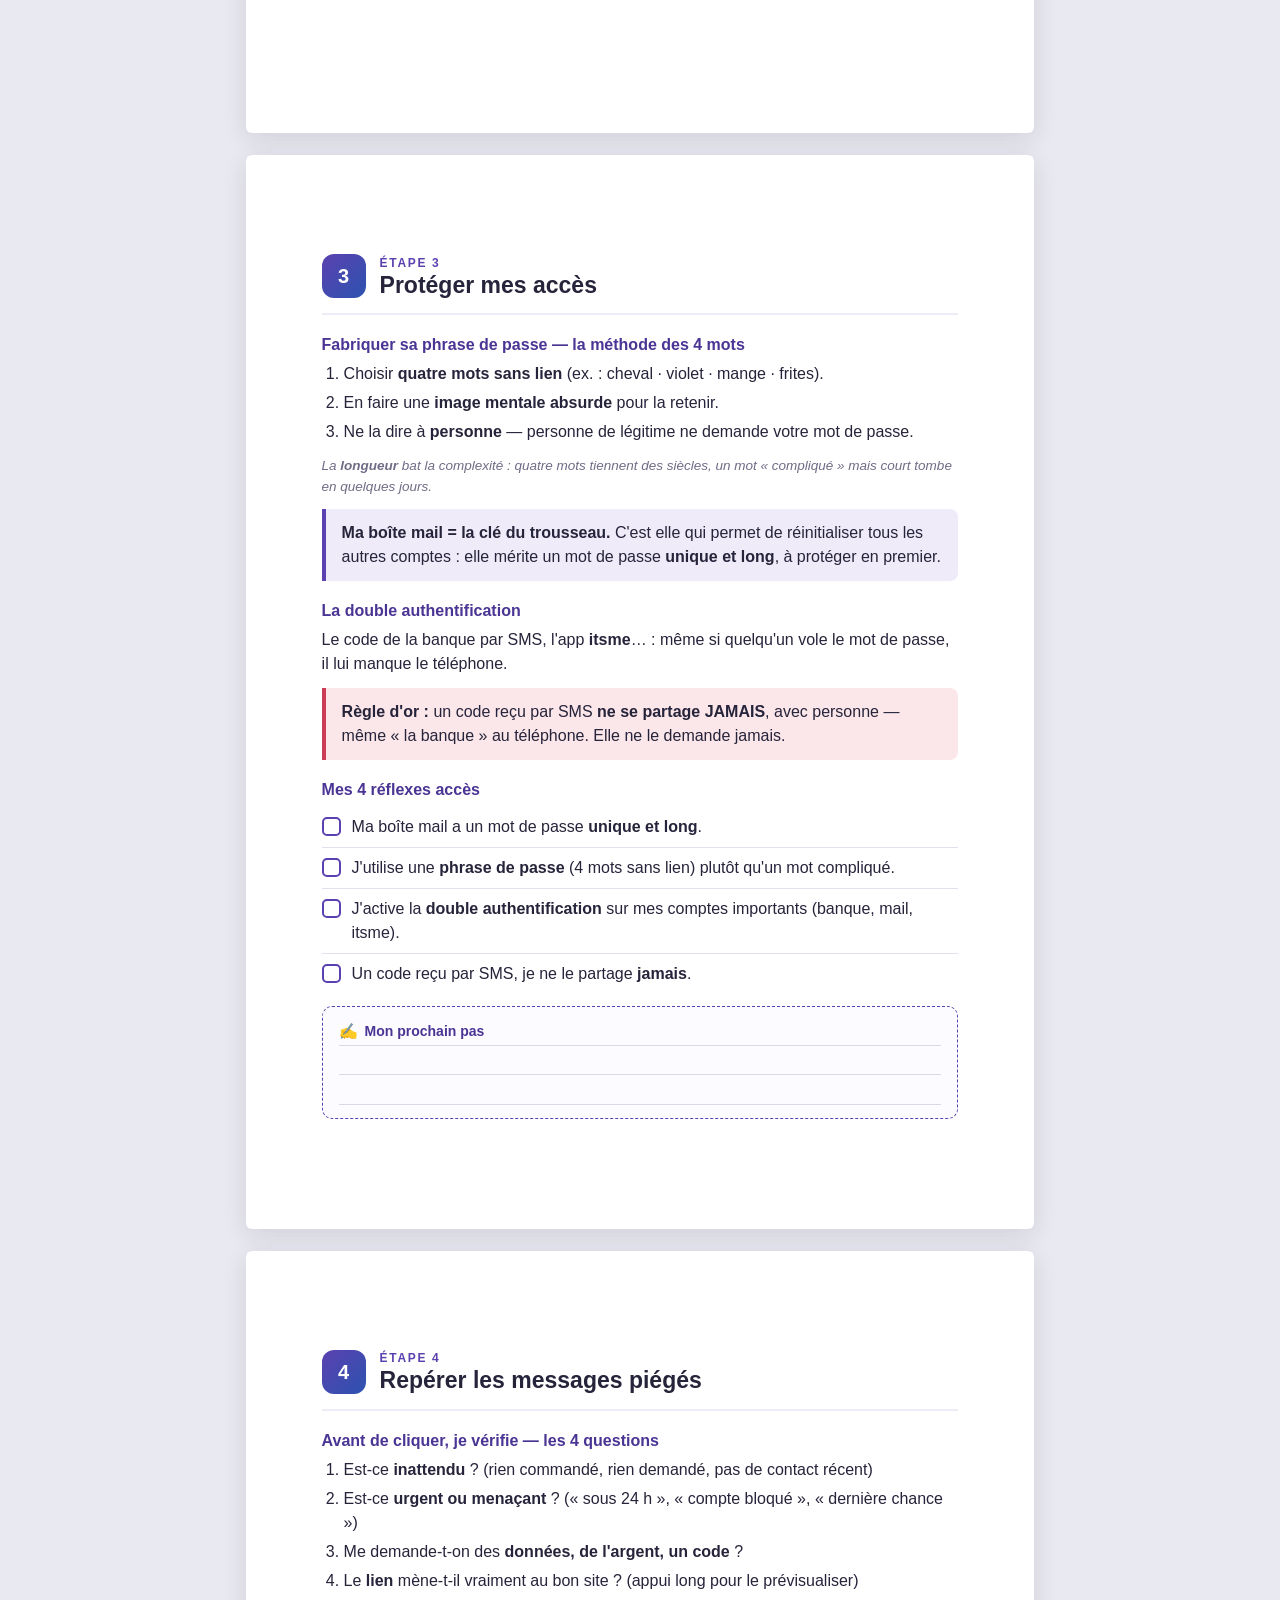
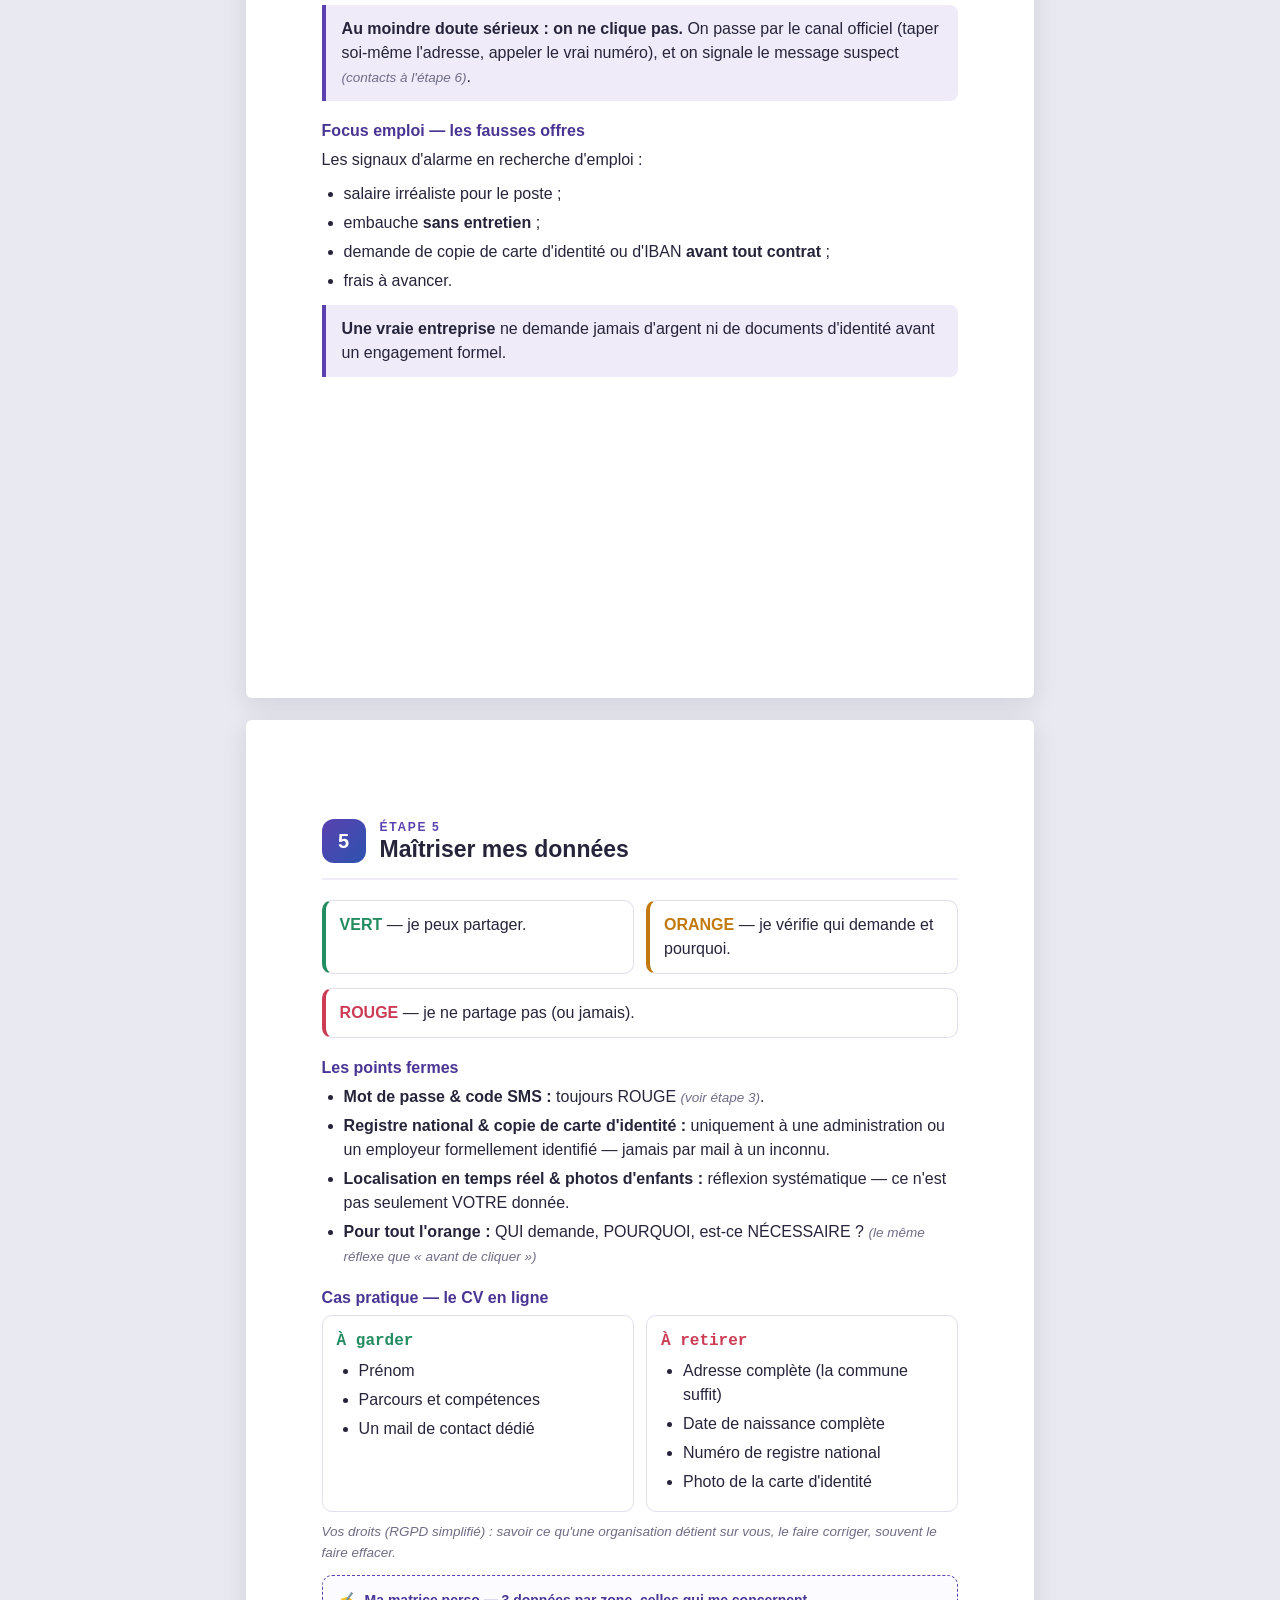
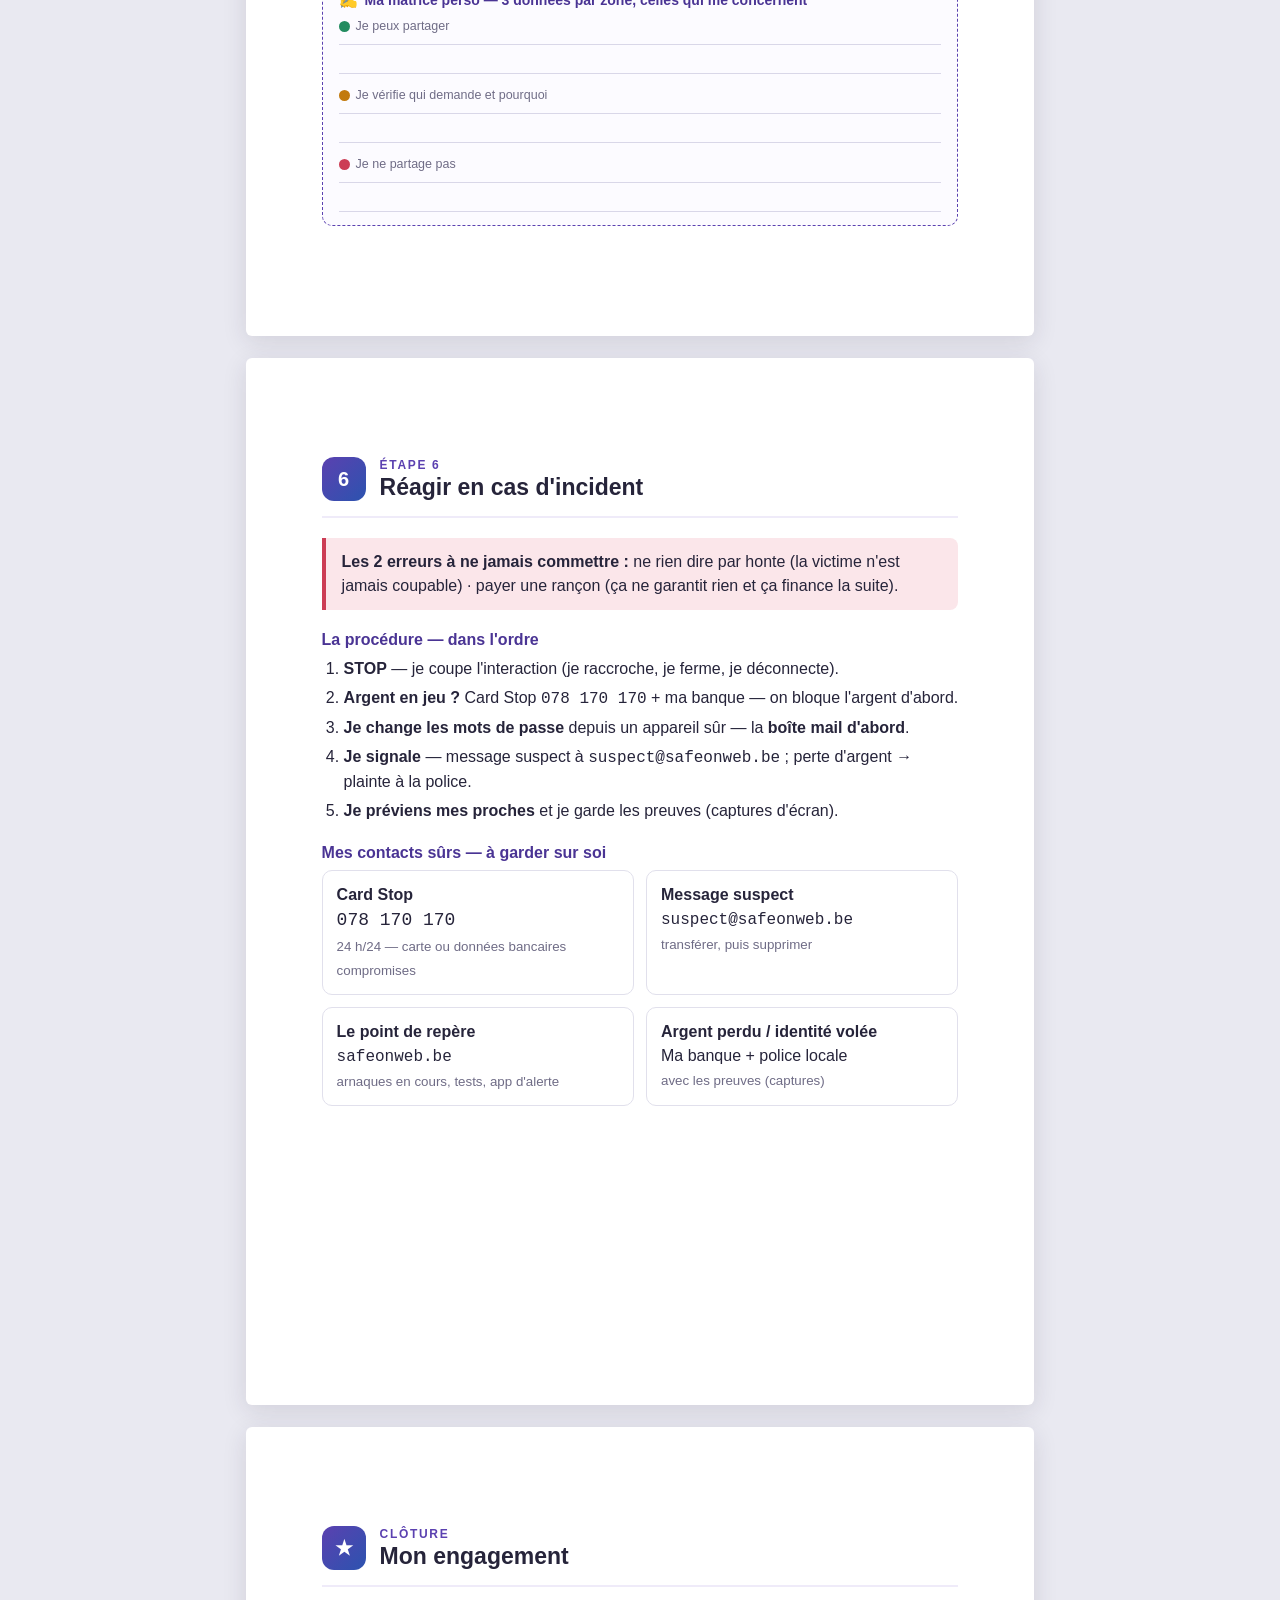
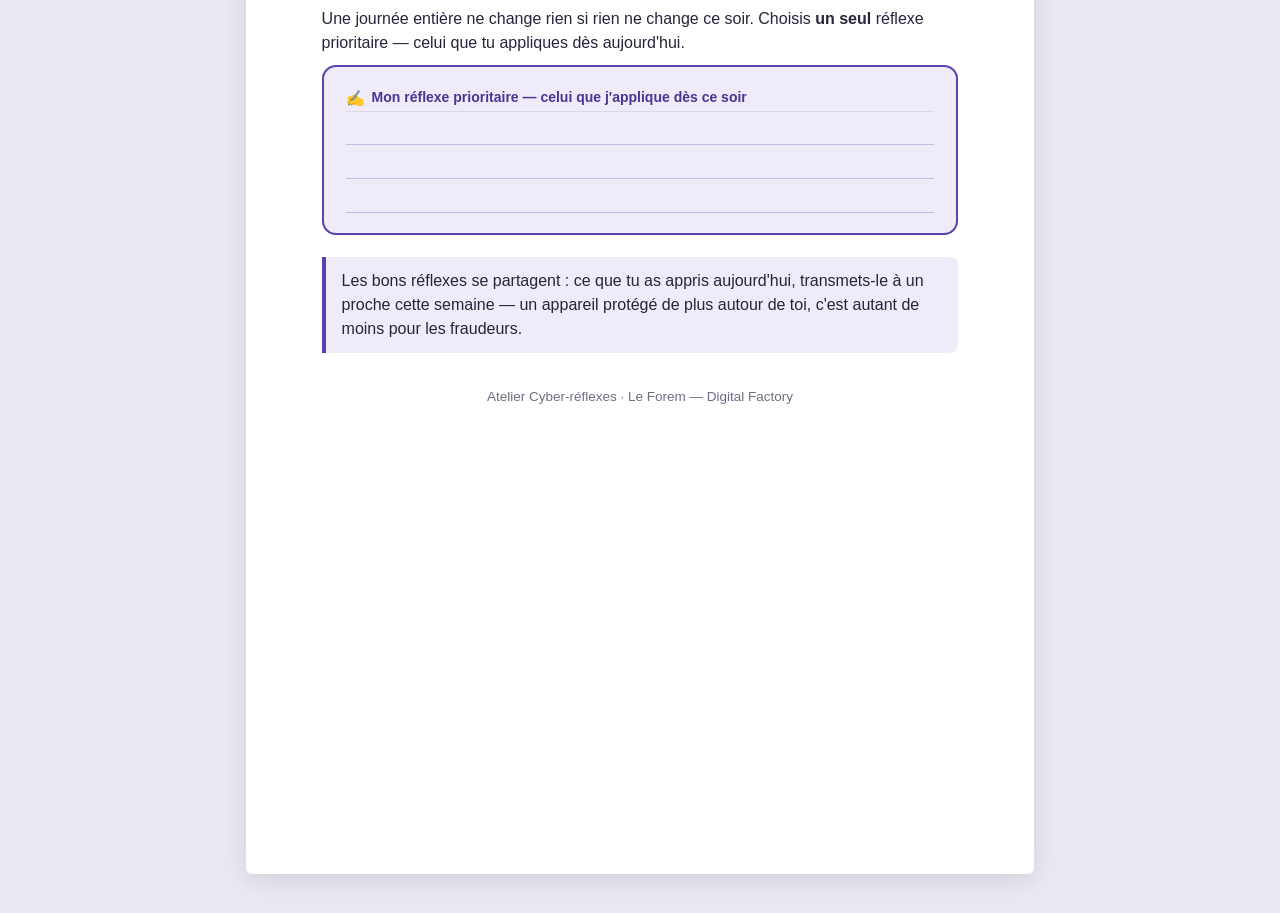
<file: carnet.html>
<!DOCTYPE html>
<html lang="fr">
<head>
<meta charset="UTF-8">
<meta name="viewport" content="width=device-width, initial-scale=1.0">
<title>Mon carnet de bord — Cyber-réflexes</title>
<style>
:root{
  --ink:#26243A; --muted:#6F6C86;
  --mauve:#5B41B0; --mauve-dark:#4A3494; --mauve-soft:#EFEBF9;
  --blue:#2C53AF; --blue-soft:#E7EDF9;
  --ok:#238C60; --ok-soft:#E4F3EC;
  --warn:#C27A0E; --warn-soft:#FBF0DC;
  --bad:#CC3D55; --bad-soft:#FBE6EA;
  --border:#E1E0EC; --wash:#F7F7FB;
}
*{box-sizing:border-box}
html,body{margin:0}
html{touch-action:manipulation}
body{font-family:-apple-system,BlinkMacSystemFont,"Segoe UI",Roboto,Helvetica,Arial,sans-serif;
  color:var(--ink); line-height:1.5; background:#E9E9F1; -webkit-print-color-adjust:exact; print-color-adjust:exact}
.mono{font-family:ui-monospace,"SF Mono",Menlo,Consolas,monospace}

/* Barre d'action (écran uniquement) */
.toolbar{position:sticky; top:0; z-index:10; background:#fff; border-bottom:1px solid var(--border);
  padding:12px 18px; display:flex; gap:14px; align-items:center; flex-wrap:wrap}
.toolbar .t{font-weight:700}
.toolbar .h{color:var(--muted); font-size:14px; flex:1; min-width:180px}
.btn-print{background:var(--mauve); color:#fff; border:none; border-radius:999px; padding:11px 20px;
  font-size:15px; font-weight:700; cursor:pointer}
.btn-print:hover{background:var(--mauve-dark)}

/* Pages A4 */
.doc{max-width:820px; margin:22px auto; padding:0 16px}
.page{background:#fff; border-radius:6px; box-shadow:0 6px 24px rgba(38,36,58,.12);
  padding:26mm 20mm; margin:0 auto 22px; min-height:277mm}
.page:last-child{margin-bottom:40px}

h1,h2,h3{line-height:1.2; margin:0}
.sec-tete{display:flex; align-items:center; gap:14px; margin-bottom:20px;
  padding-bottom:14px; border-bottom:2px solid var(--mauve-soft)}
.sec-num{flex:none; width:44px; height:44px; border-radius:12px; color:#fff; font-weight:800; font-size:20px;
  display:flex; align-items:center; justify-content:center; background:linear-gradient(135deg,var(--mauve),var(--blue))}
.sec-tete h2{font-size:23px}
.sec-tete .sur{font-size:12px; letter-spacing:.14em; text-transform:uppercase; color:var(--mauve); font-weight:700}

h3{font-size:16px; margin:20px 0 8px; color:var(--mauve-dark)}
p{margin:0 0 10px}
ul,ol{margin:0 0 12px; padding-left:22px}
li{margin-bottom:5px}
small{color:var(--muted)}

.bloc{background:var(--wash); border:1px solid var(--border); border-radius:10px; padding:14px 16px; margin-bottom:14px}
.cle{border-left:4px solid var(--mauve); background:var(--mauve-soft); border-radius:0 8px 8px 0; padding:12px 16px; margin:12px 0}
.grid2{display:grid; grid-template-columns:1fr 1fr; gap:12px}
.carte{background:#fff; border:1px solid var(--border); border-radius:10px; padding:12px 14px}
.carte b{color:var(--ink)}
.rappel{font-size:13.5px; color:var(--muted); font-style:italic}

/* Puces de couleur (données) */
.zdot{display:inline-block; width:11px; height:11px; border-radius:50%; margin-right:6px; vertical-align:middle}
.z-ok{background:var(--ok)} .z-warn{background:var(--warn)} .z-bad{background:var(--bad)}

/* Bestiaire */
.bete{display:flex; gap:15px; align-items:center; padding:11px 0; border-bottom:1px solid var(--border)}
.bete:last-child{border-bottom:none}
.bete .ic{flex:none; width:74px; height:70px; border-radius:12px; background:var(--wash);
  display:flex; align-items:center; justify-content:center}
.bete .ic img{width:64px; height:64px; object-fit:contain; display:block}
.bete .nom{font-weight:800}

/* Zones à remplir */
.remplir{border:1.5px dashed var(--mauve); background:#FCFBFF; border-radius:10px; padding:13px 16px; margin:12px 0}
.remplir .lab{font-weight:800; color:var(--mauve-dark); font-size:14px; margin-bottom:2px; display:flex; align-items:center; gap:7px}
.remplir .lab::before{content:"✍"; font-size:15px}
.remplir .hint{font-size:12.5px; color:var(--muted); margin-bottom:8px}
.lignes{--h:30px}
.lignes .l{border-bottom:1.5px solid #D9D7E8; height:var(--h)}
.lignes .l:first-child{border-top:1.5px solid #D9D7E8}

/* Checklist imprimable */
.check{list-style:none; padding:0; margin:6px 0 0}
.check li{display:flex; gap:11px; align-items:flex-start; padding:8px 0; border-bottom:1px solid var(--border); margin:0}
.check li:last-child{border-bottom:none}
.box{flex:none; width:19px; height:19px; border:2px solid var(--mauve); border-radius:5px; margin-top:2px}

/* Couverture */
.cover{display:flex; flex-direction:column; justify-content:center; text-align:center; min-height:277mm; position:relative}
.cover .logo-row{display:flex; align-items:center; justify-content:center; gap:12px; margin-bottom:30px}
.cover .logo-row svg{width:46px; height:46px}
.cover .marque{font-size:26px; font-weight:800; letter-spacing:-.01em}
.cover h1{font-size:44px; letter-spacing:-.02em; margin:8px 0}
.cover .accroche{font-size:18px; color:var(--muted); max-width:460px; margin:14px auto 0}
.cover .id{margin-top:54px; display:grid; grid-template-columns:1fr 1fr; gap:26px; max-width:520px; margin-left:auto; margin-right:auto}
.cover .id .champ{text-align:left}
.cover .id .champ .k{font-weight:800; color:var(--mauve-dark); font-size:14px; margin-bottom:8px}
.cover .id .champ .v{border-bottom:2px solid #C9C6DD; height:34px}
.cover .df-top{position:absolute; top:15mm; left:0; right:0; text-align:center}
.cover .df-top img{width:116px; height:auto}
.cover .subsides-pdf{position:absolute; left:0; right:0; bottom:13mm; text-align:center}
.cover .subsides-pdf .mention{font-size:7px; letter-spacing:.07em; text-transform:uppercase; color:var(--muted); margin-bottom:5px; font-weight:600}
.cover .subsides-pdf img{width:40%; max-width:70px; height:auto}
.cover .cover-main{margin-bottom:72mm}

.engage{border:2px solid var(--mauve); background:var(--mauve-soft); border-radius:14px; padding:20px 22px}
.engage .lignes .l{border-bottom-color:#C7BEE8}

@media print{
  body{background:#fff}
  .toolbar{display:none}
  .doc{max-width:none; margin:0; padding:0}
  .page{box-shadow:none; border-radius:0; margin:0; padding:16mm 15mm; min-height:auto;
    break-after:page; page-break-after:always}
  .page.cover{min-height:277mm}
  .page:last-child{break-after:auto; page-break-after:auto}
  .bloc,.carte,.remplir,.bete,.cle,.engage{break-inside:avoid; page-break-inside:avoid}
  .sec-tete{break-after:avoid; page-break-after:avoid}
  @page{size:A4; margin:0}
}
</style>
</head>
<body>

<div class="toolbar">
  <span class="t">Mon carnet de bord</span>
  <span class="h">Format A4 · à imprimer en série puis distribuer. Les cadres pointillés se remplissent au stylo.</span>
  <button class="btn-print" onclick="window.print()">Imprimer / Enregistrer en PDF</button>
</div>

<div class="doc">

  <!-- COUVERTURE -->
  <section class="page cover">
    <div class="df-top"><img src="assets/logodf.png" alt="Digital Factory By forem"></div>
    <div class="cover-main">
      <div class="logo-row">
        <svg viewBox="0 0 24 24" fill="none" aria-hidden="true"><path d="M12 2.5 4.5 5.5v5.2c0 4.6 3.1 8.4 7.5 10 4.4-1.6 7.5-5.4 7.5-10V5.5L12 2.5Z" fill="#5B41B0"/><path d="m8.6 12 2.3 2.3 4.5-4.6" stroke="#fff" stroke-width="1.8" stroke-linecap="round" stroke-linejoin="round"/></svg>
        <span class="marque">Cyber-réflexes</span>
      </div>
      <h1>Mon carnet de bord</h1>
      <p class="accroche">Ce carnet est à toi. Complète les cadres au fil de la journée : il repart avec toi, et tes réflexes avec lui.</p>
      <div class="id">
        <div class="champ"><div class="k">Prénom</div><div class="v"></div></div>
        <div class="champ"><div class="k">Date</div><div class="v"></div></div>
      </div>
    </div>
    <div class="subsides-pdf">
      <div class="mention">Avec le soutien de</div>
      <img src="assets/logoPSUB.jpg" alt="Projet cofinancé — En Mieux, Union européenne, Wallonie">
    </div>
  </section>

  <!-- 1. VERROUILLER -->
  <section class="page">
    <div class="sec-tete"><span class="sec-num">1</span><div><div class="sur">Étape 1</div><h2>Verrouiller mon appareil</h2></div></div>

    <p>Le téléphone est <b>la clé de toute la vie numérique</b> : mails, banque, proches, paiement. Le verrouiller n'est pas un détail.</p>

    <h3>La hiérarchie des verrous</h3>
    <div class="grid2">
      <div class="carte"><b>Empreinte / visage</b><br><small>Pratique et sûr. Le code de secours doit être bon lui aussi — c'est lui la vraie porte.</small></div>
      <div class="carte"><b>Code 6 chiffres sans logique</b><br><small>1 000 000 de combinaisons. Le meilleur rapport effort / protection.</small></div>
      <div class="carte"><b>Code 4 chiffres sans logique</b><br><small>Correct, mais 6 chiffres font 100× mieux pour le même effort.</small></div>
      <div class="carte"><b>À éviter</b><br><small>1234, 0000, date de naissance, schéma en L ou en Z.</small></div>
    </div>
    <div class="cle"><b>Les réglages qui vont avec :</b> verrouillage automatique sur 30 s à 1 min · mises à jour faites (une mise à jour, c'est le serrurier qui répare une faille que les cambrioleurs connaissent déjà).</div>

    <ul class="check">
      <li><span class="box"></span><span>Mon téléphone se verrouille tout seul (30 s à 1 min).</span></li>
      <li><span class="box"></span><span>Mon code n'est ni 1234, ni 0000, ni ma date de naissance.</span></li>
      <li><span class="box"></span><span>J'utilise l'empreinte ou le visage (si mon appareil le permet).</span></li>
      <li><span class="box"></span><span>Mes mises à jour sont faites (ou programmées la nuit).</span></li>
      <li><span class="box"></span><span>Je n'installe des applications que depuis le magasin officiel.</span></li>
      <li><span class="box"></span><span>Je sais qui gère mon appareil : moi — et personne d'autre sans mon accord.</span></li>
    </ul>

    <div class="remplir">
      <div class="lab">Mon action après l'atelier</div>
      <div class="hint">Une seule chose, concrète, à faire en rentrant.</div>
      <div class="lignes"><div class="l"></div><div class="l"></div></div>
    </div>
  </section>

  <!-- 2. BESTIAIRE -->
  <section class="page">
    <div class="sec-tete"><span class="sec-num">2</span><div><div class="sur">Étape 2</div><h2>Le bestiaire des menaces</h2></div></div>
    <p>Six « bêtes » rôdent dans le monde numérique. Reconnaître la famille suffit à savoir quoi faire.</p>

    <div class="bete"><span class="ic"><img src="assets/virus.png" alt="Illustration : virus"></span><div><span class="nom">Virus</span> — s'installe sans permission et se propage de fichier en fichier pour endommager l'appareil.</div></div>
    <div class="bete"><span class="ic"><img src="assets/cheval.png" alt="Illustration : cheval de Troie"></span><div><span class="nom">Cheval de Troie</span> — se fait passer pour utile (jeu, logiciel gratuit) mais cache un intrus.</div></div>
    <div class="bete"><span class="ic"><img src="assets/spy.png" alt="Illustration : logiciel espion"></span><div><span class="nom">Spyware (espion)</span> — observe en silence : ce que vous tapez, vos mots de passe, vos messages.</div></div>
    <div class="bete"><span class="ic"><img src="assets/ransom.png" alt="Illustration : rançongiciel"></span><div><span class="nom">Ransomware (rançon)</span> — bloque vos fichiers ou l'appareil et exige un paiement pour les rendre.</div></div>
    <div class="bete"><span class="ic"><img src="assets/adware.png" alt="Illustration : logiciel publicitaire"></span><div><span class="nom">Adware (pub)</span> — inonde l'appareil de publicités et le ralentit, souvent installé avec un logiciel gratuit.</div></div>
    <div class="bete"><span class="ic"><img src="assets/fish.png" alt="Illustration : hameçonnage"></span><div><span class="nom">Hameçonnage (phishing)</span> — pas un programme : une tromperie. Un faux message qui imite un organisme connu pour vous faire cliquer ou donner vos données.</div></div>

    <div class="cle" style="margin-top:16px"><b>Le point commun :</b> presque toutes entrent parce qu'on leur a <b>ouvert la porte</b> — un clic, une pièce jointe, une installation. Le meilleur antivirus, c'est le réflexe de vérification.</div>
  </section>

  <!-- 3. ACCÈS -->
  <section class="page">
    <div class="sec-tete"><span class="sec-num">3</span><div><div class="sur">Étape 3</div><h2>Protéger mes accès</h2></div></div>

    <h3>Fabriquer sa phrase de passe — la méthode des 4 mots</h3>
    <ol>
      <li>Choisir <b>quatre mots sans lien</b> (ex. : cheval · violet · mange · frites).</li>
      <li>En faire une <b>image mentale absurde</b> pour la retenir.</li>
      <li>Ne la dire à <b>personne</b> — personne de légitime ne demande votre mot de passe.</li>
    </ol>
    <p class="rappel">La <b>longueur</b> bat la complexité : quatre mots tiennent des siècles, un mot « compliqué » mais court tombe en quelques jours.</p>

    <div class="cle"><b>Ma boîte mail = la clé du trousseau.</b> C'est elle qui permet de réinitialiser tous les autres comptes : elle mérite un mot de passe <b>unique et long</b>, à protéger en premier.</div>

    <h3>La double authentification</h3>
    <p>Le code de la banque par SMS, l'app <b>itsme</b>… : même si quelqu'un vole le mot de passe, il lui manque le téléphone.</p>
    <div class="cle" style="border-color:var(--bad); background:var(--bad-soft)"><b>Règle d'or :</b> un code reçu par SMS <b>ne se partage JAMAIS</b>, avec personne — même « la banque » au téléphone. Elle ne le demande jamais.</div>

    <h3>Mes 4 réflexes accès</h3>
    <ul class="check">
      <li><span class="box"></span><span>Ma boîte mail a un mot de passe <b>unique et long</b>.</span></li>
      <li><span class="box"></span><span>J'utilise une <b>phrase de passe</b> (4 mots sans lien) plutôt qu'un mot compliqué.</span></li>
      <li><span class="box"></span><span>J'active la <b>double authentification</b> sur mes comptes importants (banque, mail, itsme).</span></li>
      <li><span class="box"></span><span>Un code reçu par SMS, je ne le partage <b>jamais</b>.</span></li>
    </ul>

    <div class="remplir">
      <div class="lab">Mon prochain pas</div>
      <div class="lignes"><div class="l"></div><div class="l"></div></div>
    </div>
  </section>

  <!-- 4. MESSAGES PIÉGÉS -->
  <section class="page">
    <div class="sec-tete"><span class="sec-num">4</span><div><div class="sur">Étape 4</div><h2>Repérer les messages piégés</h2></div></div>

    <h3>Avant de cliquer, je vérifie — les 4 questions</h3>
    <ol>
      <li>Est-ce <b>inattendu</b> ? (rien commandé, rien demandé, pas de contact récent)</li>
      <li>Est-ce <b>urgent ou menaçant</b> ? (« sous 24 h », « compte bloqué », « dernière chance »)</li>
      <li>Me demande-t-on des <b>données, de l'argent, un code</b> ?</li>
      <li>Le <b>lien</b> mène-t-il vraiment au bon site ? (appui long pour le prévisualiser)</li>
    </ol>
    <div class="cle"><b>Au moindre doute sérieux : on ne clique pas.</b> On passe par le canal officiel (taper soi-même l'adresse, appeler le vrai numéro), et on signale le message suspect <span class="rappel">(contacts à l'étape&nbsp;6)</span>.</div>

    <h3>Focus emploi — les fausses offres</h3>
    <p>Les signaux d'alarme en recherche d'emploi :</p>
    <ul>
      <li>salaire irréaliste pour le poste ;</li>
      <li>embauche <b>sans entretien</b> ;</li>
      <li>demande de copie de carte d'identité ou d'IBAN <b>avant tout contrat</b> ;</li>
      <li>frais à avancer.</li>
    </ul>
    <div class="cle" style="margin-bottom:0"><b>Une vraie entreprise</b> ne demande jamais d'argent ni de documents d'identité avant un engagement formel.</div>
  </section>

  <!-- 5. DONNÉES -->
  <section class="page">
    <div class="sec-tete"><span class="sec-num">5</span><div><div class="sur">Étape 5</div><h2>Maîtriser mes données</h2></div></div>

    <div class="grid2" style="margin-bottom:14px">
      <div class="carte" style="border-left:4px solid var(--ok)"><b style="color:var(--ok)">VERT</b> — je peux partager.</div>
      <div class="carte" style="border-left:4px solid var(--warn)"><b style="color:var(--warn)">ORANGE</b> — je vérifie qui demande et pourquoi.</div>
    </div>
    <div class="carte" style="border-left:4px solid var(--bad); margin-bottom:14px"><b style="color:var(--bad)">ROUGE</b> — je ne partage pas (ou jamais).</div>

    <h3>Les points fermes</h3>
    <ul>
      <li><b>Mot de passe &amp; code SMS :</b> toujours ROUGE <span class="rappel">(voir étape 3)</span>.</li>
      <li><b>Registre national &amp; copie de carte d'identité :</b> uniquement à une administration ou un employeur formellement identifié — jamais par mail à un inconnu.</li>
      <li><b>Localisation en temps réel &amp; photos d'enfants :</b> réflexion systématique — ce n'est pas seulement VOTRE donnée.</li>
      <li><b>Pour tout l'orange :</b> QUI demande, POURQUOI, est-ce NÉCESSAIRE ? <span class="rappel">(le même réflexe que « avant de cliquer »)</span></li>
    </ul>

    <h3>Cas pratique — le CV en ligne</h3>
    <div class="grid2">
      <div class="carte"><b class="mono" style="color:var(--ok)">À garder</b><ul style="margin:6px 0 0"><li>Prénom</li><li>Parcours et compétences</li><li>Un mail de contact dédié</li></ul></div>
      <div class="carte"><b class="mono" style="color:var(--bad)">À retirer</b><ul style="margin:6px 0 0"><li>Adresse complète (la commune suffit)</li><li>Date de naissance complète</li><li>Numéro de registre national</li><li>Photo de la carte d'identité</li></ul></div>
    </div>
    <p class="rappel" style="margin-top:10px">Vos droits (RGPD simplifié) : savoir ce qu'une organisation détient sur vous, le faire corriger, souvent le faire effacer.</p>

    <div class="remplir">
      <div class="lab">Ma matrice perso — 3 données par zone, celles qui me concernent</div>
      <p class="hint" style="margin-top:6px"><span class="zdot z-ok"></span>Je peux partager</p>
      <div class="lignes"><div class="l"></div></div>
      <p class="hint" style="margin-top:12px"><span class="zdot z-warn"></span>Je vérifie qui demande et pourquoi</p>
      <div class="lignes"><div class="l"></div></div>
      <p class="hint" style="margin-top:12px"><span class="zdot z-bad"></span>Je ne partage pas</p>
      <div class="lignes"><div class="l"></div></div>
    </div>
  </section>

  <!-- 6. RÉAGIR -->
  <section class="page">
    <div class="sec-tete"><span class="sec-num">6</span><div><div class="sur">Étape 6</div><h2>Réagir en cas d'incident</h2></div></div>

    <div class="cle" style="border-color:var(--bad); background:var(--bad-soft)"><b>Les 2 erreurs à ne jamais commettre :</b> ne rien dire par honte (la victime n'est jamais coupable) · payer une rançon (ça ne garantit rien et ça finance la suite).</div>

    <h3>La procédure — dans l'ordre</h3>
    <ol>
      <li><b>STOP</b> — je coupe l'interaction (je raccroche, je ferme, je déconnecte).</li>
      <li><b>Argent en jeu ?</b> Card Stop <span class="mono">078 170 170</span> + ma banque — on bloque l'argent d'abord.</li>
      <li><b>Je change les mots de passe</b> depuis un appareil sûr — la <b>boîte mail d'abord</b>.</li>
      <li><b>Je signale</b> — message suspect à <span class="mono">suspect@safeonweb.be</span> ; perte d'argent → plainte à la police.</li>
      <li><b>Je préviens mes proches</b> et je garde les preuves (captures d'écran).</li>
    </ol>

    <h3>Mes contacts sûrs — à garder sur soi</h3>
    <div class="grid2">
      <div class="carte"><b>Card Stop</b><br><span class="mono" style="font-size:18px">078 170 170</span><br><small>24 h/24 — carte ou données bancaires compromises</small></div>
      <div class="carte"><b>Message suspect</b><br><span class="mono">suspect@safeonweb.be</span><br><small>transférer, puis supprimer</small></div>
      <div class="carte"><b>Le point de repère</b><br><span class="mono">safeonweb.be</span><br><small>arnaques en cours, tests, app d'alerte</small></div>
      <div class="carte"><b>Argent perdu / identité volée</b><br>Ma banque + police locale<br><small>avec les preuves (captures)</small></div>
    </div>
  </section>

  <!-- 7. ENGAGEMENT -->
  <section class="page">
    <div class="sec-tete"><span class="sec-num">★</span><div><div class="sur">Clôture</div><h2>Mon engagement</h2></div></div>
    <p>Une journée entière ne change rien si rien ne change ce soir. Choisis <b>un seul</b> réflexe prioritaire — celui que tu appliques dès aujourd'hui.</p>

    <div class="engage">
      <div class="remplir" style="border:none; background:none; padding:0; margin:0">
        <div class="lab">Mon réflexe prioritaire — celui que j'applique dès ce soir</div>
        <div class="lignes" style="--h:34px"><div class="l"></div><div class="l"></div><div class="l"></div></div>
      </div>
    </div>

    <div class="cle" style="margin-top:22px">Les bons réflexes se partagent : ce que tu as appris aujourd'hui, transmets-le à un proche cette semaine — un appareil protégé de plus autour de toi, c'est autant de moins pour les fraudeurs.</div>

    <p style="text-align:center; color:var(--muted); margin-top:34px; font-size:13.5px">Atelier Cyber-réflexes · Le Forem — Digital Factory</p>
  </section>

</div>
</body>
</html>
</file>
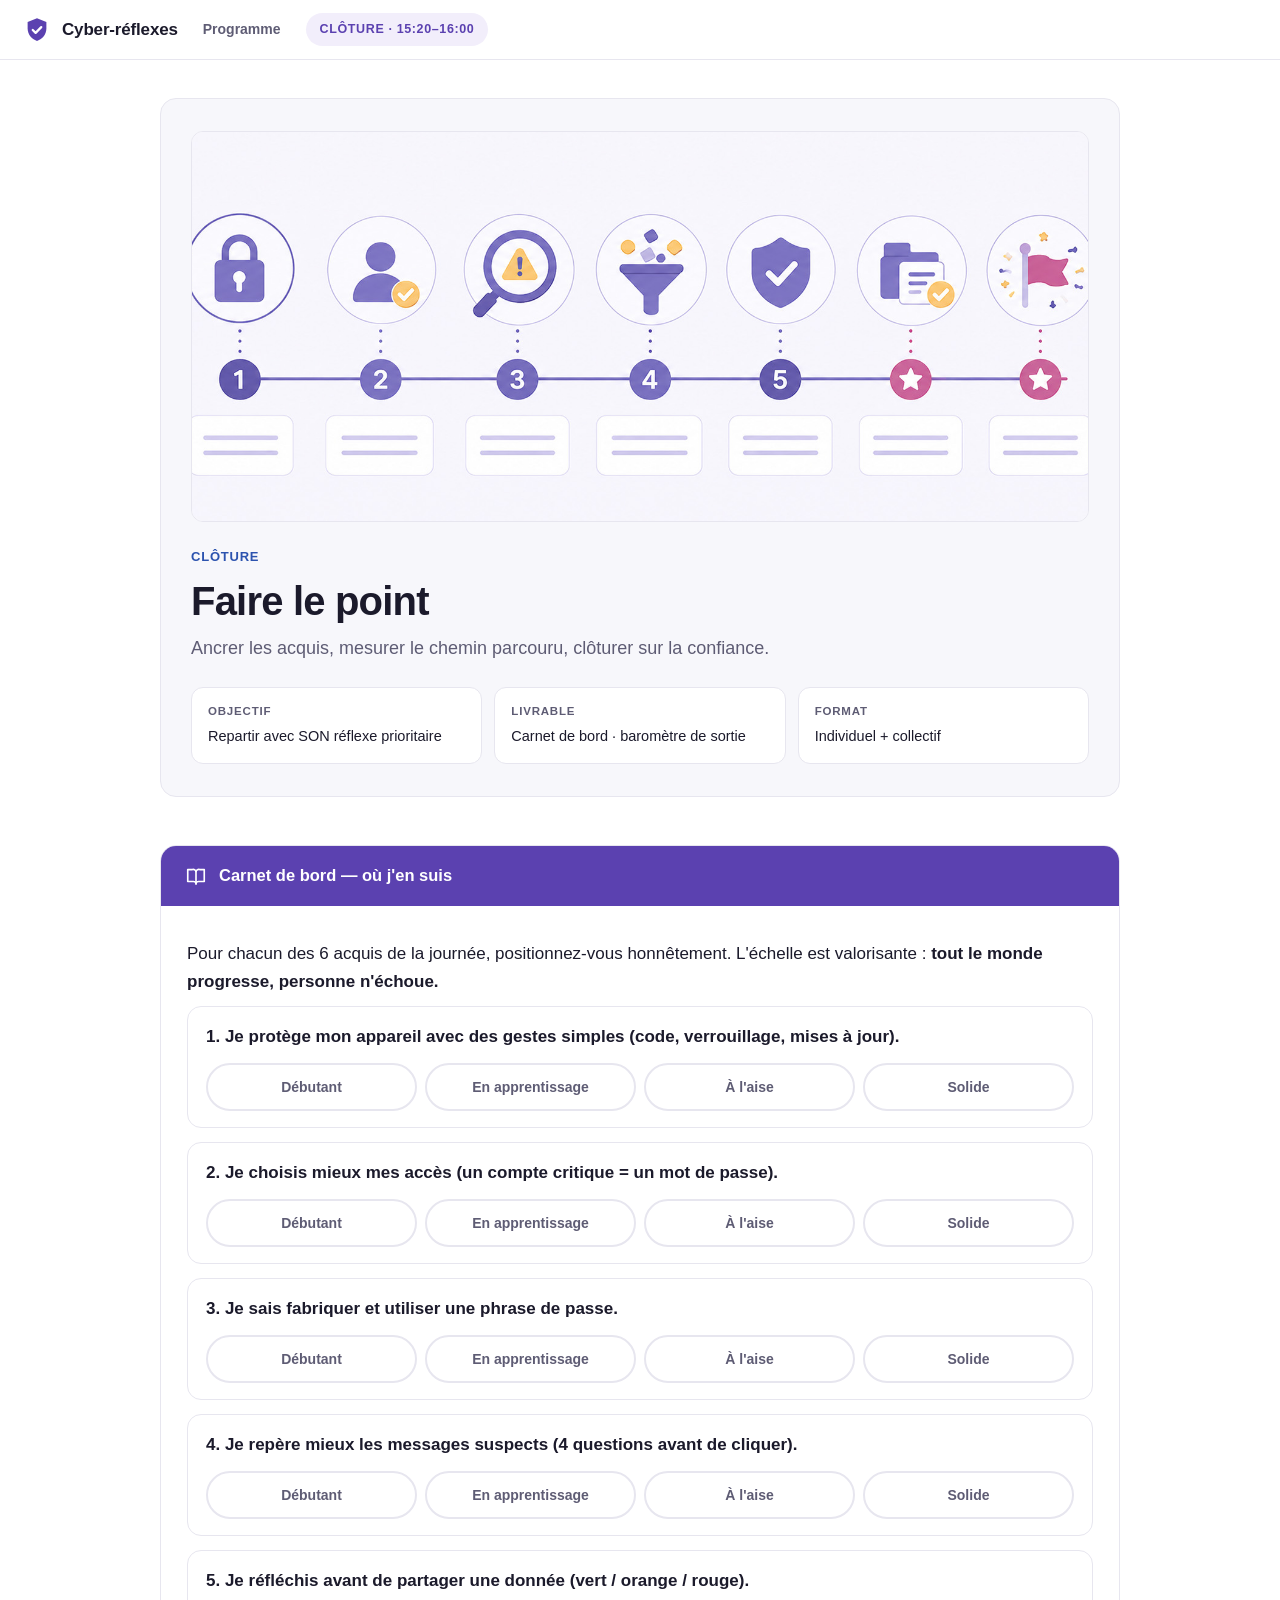
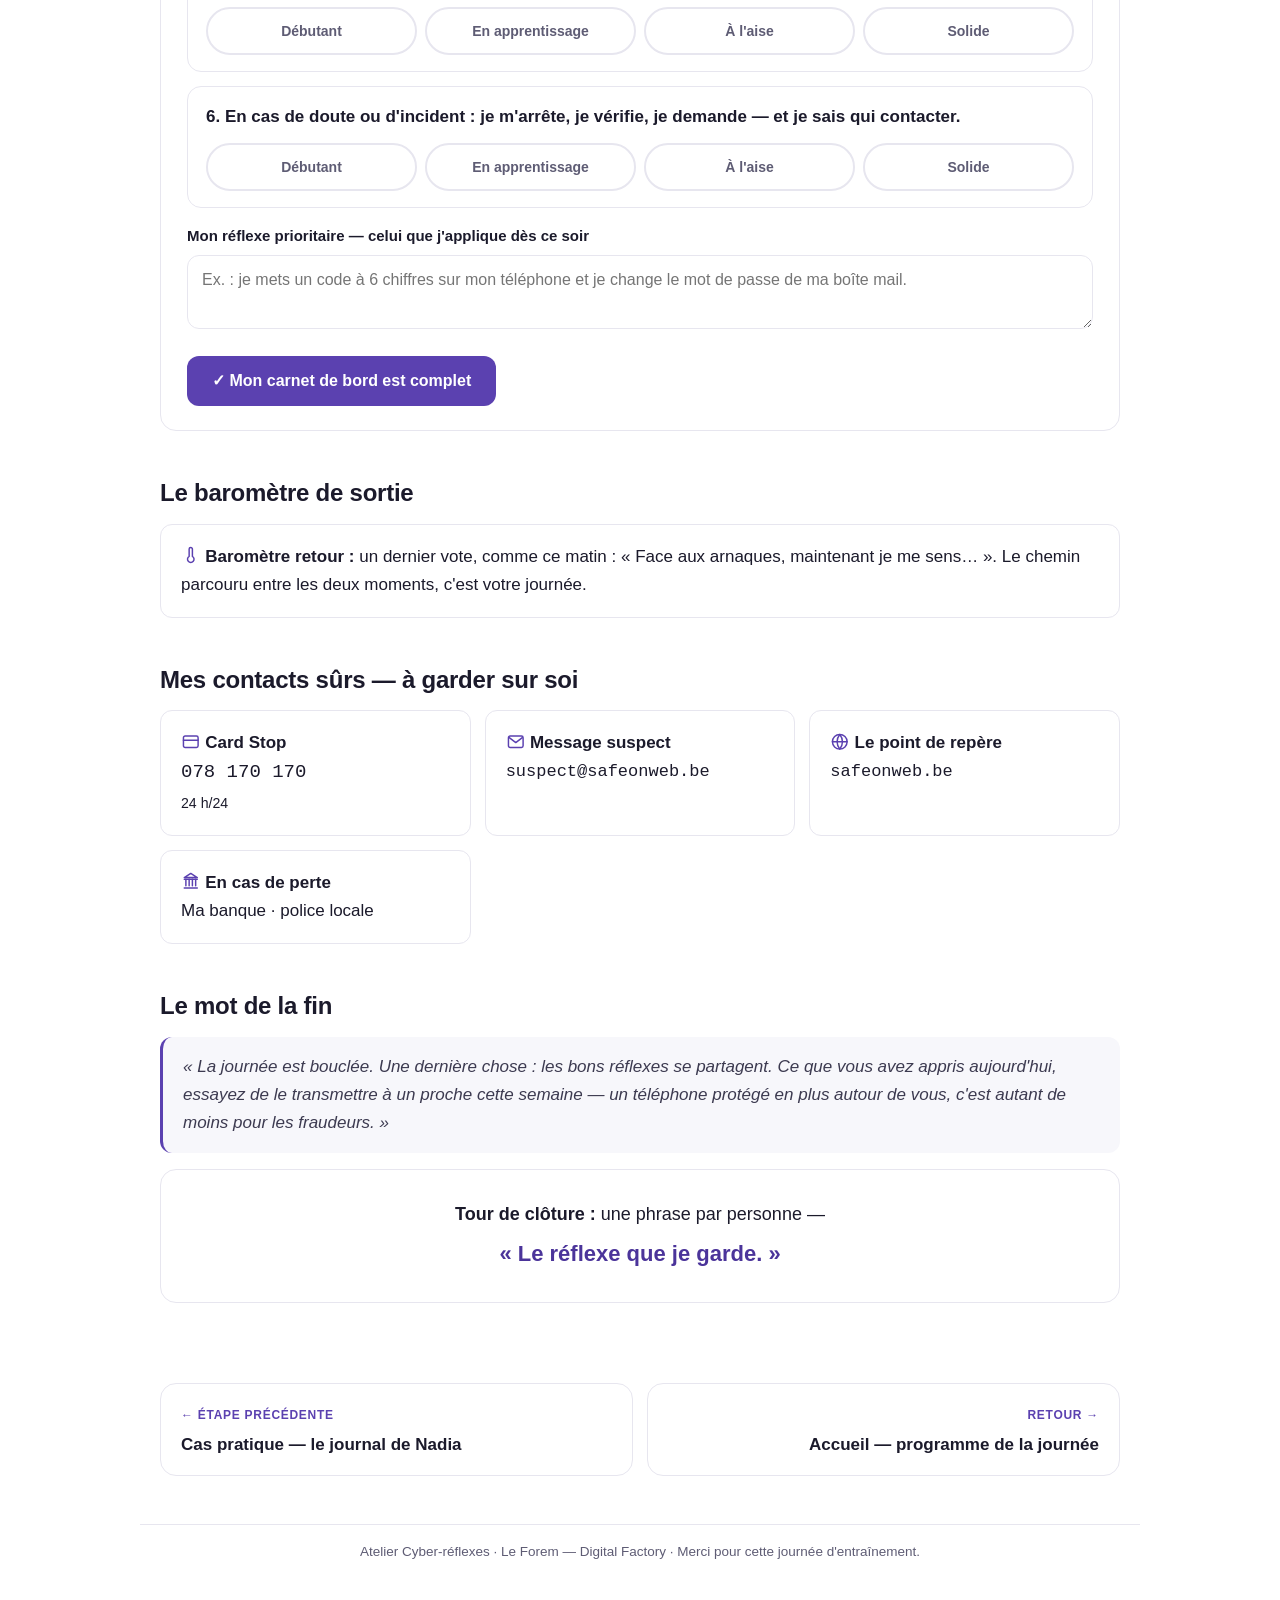
<file: cloture.html>
<!DOCTYPE html>
<html lang="fr">
<head>
<meta charset="UTF-8">
<meta name="viewport" content="width=device-width, initial-scale=1.0">
<title>Clôture · Faire le point — Cyber-réflexes</title>
<link rel="stylesheet" href="assets/style.css">
<style>
.acquis{background:var(--card); border:1px solid var(--border); border-radius:14px;
  box-shadow:var(--shadow); padding:16px 18px; margin-bottom:14px}
.acquis .lib{font-weight:700; margin-bottom:12px}
.niveaux{display:flex; gap:8px; flex-wrap:wrap}
.nbtn{flex:1; min-width:118px; min-height:48px; border-radius:999px; border:2px solid var(--border);
  background:var(--card); font-weight:700; font-size:14px; cursor:pointer; color:var(--muted)}
.nbtn:hover{border-color:var(--mauve)}
.nbtn.on{border-color:var(--mauve); background:var(--mauve-soft); color:var(--mauve-dark)}
.nbtn.on.n4{border-color:var(--blue); background:var(--blue-soft); color:var(--blue-dark)}
</style>
</head>
<body>
<header class="topbar">
  <a class="brand" href="index.html"><svg class="logo" width="30" height="30" viewBox="0 0 24 24" fill="none" aria-hidden="true"><path d="M12 2.5 4.5 5.5v5.2c0 4.6 3.1 8.4 7.5 10 4.4-1.6 7.5-5.4 7.5-10V5.5L12 2.5Z" fill="#5B41B0"/><path d="m8.6 12 2.3 2.3 4.5-4.6" stroke="#fff" stroke-width="1.8" stroke-linecap="round" stroke-linejoin="round"/></svg>Cyber-réflexes</a>
  <a class="nav-link" href="index.html#programme">Programme</a>
  <span class="etape-tag">Clôture · 15:20–16:00</span>
</header>

<main>
  <div class="hero-etape banniere"><div class="he-copy">
    <div class="surtitre">Clôture</div>
    <h1>Faire le point</h1>
    <p class="sous">Ancrer les acquis, mesurer le chemin parcouru, clôturer sur la confiance.</p>
    <div class="meta-grid">
      <div class="meta"><b>Objectif</b>Repartir avec SON réflexe prioritaire</div>
      <div class="meta"><b>Livrable</b>Carnet de bord · baromètre de sortie</div>
      <div class="meta"><b>Format</b>Individuel + collectif</div>
    </div>
  </div>
    <figure class="he-media">
      <div class="ph">
        <svg width="34" height="34" viewBox="0 0 24 24" fill="none" aria-hidden="true"><rect x="3" y="4" width="18" height="16" rx="2" stroke="currentColor" stroke-width="1.5"/><circle cx="8.5" cy="9.5" r="1.6" stroke="currentColor" stroke-width="1.5"/><path d="m4 17 4.5-4.5 3.5 3.5 3-3L20 16.5" stroke="currentColor" stroke-width="1.5" stroke-linecap="round" stroke-linejoin="round"/></svg>
        <b>Visuel à venir</b>
        <small>assets/hero-cloture.jpg</small>
      </div>
      <img src="assets/hero-cloture.jpg" alt="Illustration : le parcours des étapes de la journée" loading="lazy" onerror="this.remove()">
    </figure>
  </div>

  <section class="exo">
    <div class="exo-tete"><span class="pic"><svg class="ei" viewBox="0 0 24 24" fill="none" stroke="currentColor" stroke-width="1.8" stroke-linecap="round" stroke-linejoin="round" aria-hidden="true"><path d="M12 7v14"/><path d="M3 5h5a3 3 0 0 1 4 2 3 3 0 0 1 4-2h5v13h-6a3 3 0 0 0-3 2 3 3 0 0 0-3-2H3Z"/></svg></span><b>Carnet de bord — où j'en suis</b></div>
    <div class="exo-corps">
      <p>Pour chacun des 6 acquis de la journée, positionnez-vous honnêtement.
      L'échelle est valorisante : <b>tout le monde progresse, personne n'échoue.</b></p>
      <div id="carnet"></div>

      <label for="reflexe">Mon réflexe prioritaire — celui que j'applique dès ce soir</label>
      <textarea id="reflexe" placeholder="Ex. : je mets un code à 6 chiffres sur mon téléphone et je change le mot de passe de ma boîte mail."></textarea>
      <div class="actions">
        <button class="btn" id="finEtape">✓ Mon carnet de bord est complet</button>
      </div>
      <div id="finMsg"></div>
    </div>
  </section>

  <section>
    <h2>Le baromètre de sortie</h2>
    <div class="mini-carte"><b><svg class="ei" viewBox="0 0 24 24" fill="none" stroke="currentColor" stroke-width="1.8" stroke-linecap="round" stroke-linejoin="round" aria-hidden="true"><path d="M14 14V5a2 2 0 0 0-4 0v9a4 4 0 1 0 4 0Z"/></svg> Baromètre retour :</b> un dernier vote, comme ce matin :
      « Face aux arnaques, maintenant je me sens… ». Le chemin parcouru entre les deux moments, c'est votre journée.</div>
  </section>

  <section>
    <h2>Mes contacts sûrs — à garder sur soi</h2>
    <div class="grid2">
      <div class="mini-carte"><b><svg class="ei" viewBox="0 0 24 24" fill="none" stroke="currentColor" stroke-width="1.8" stroke-linecap="round" stroke-linejoin="round" aria-hidden="true"><rect x="3" y="5" width="18" height="14" rx="2"/><path d="M3 10h18"/></svg> Card Stop</b><br><span class="mono" style="font-size:19px">078 170 170</span><br><small>24 h/24</small></div>
      <div class="mini-carte"><b><svg class="ei" viewBox="0 0 24 24" fill="none" stroke="currentColor" stroke-width="1.8" stroke-linecap="round" stroke-linejoin="round" aria-hidden="true"><rect x="3" y="5" width="18" height="14" rx="2"/><path d="m4 7 8 6 8-6"/></svg> Message suspect</b><br><span class="mono">suspect@safeonweb.be</span></div>
      <div class="mini-carte"><b><svg class="ei" viewBox="0 0 24 24" fill="none" stroke="currentColor" stroke-width="1.8" stroke-linecap="round" stroke-linejoin="round" aria-hidden="true"><circle cx="12" cy="12" r="9"/><path d="M3 12h18"/><path d="M12 3a14 14 0 0 1 0 18 14 14 0 0 1 0-18Z"/></svg> Le point de repère</b><br><span class="mono">safeonweb.be</span></div>
      <div class="mini-carte"><b><svg class="ei" viewBox="0 0 24 24" fill="none" stroke="currentColor" stroke-width="1.8" stroke-linecap="round" stroke-linejoin="round" aria-hidden="true"><path d="M4 21h16M4 10h16"/><path d="M6 10v8M10 10v8M14 10v8M18 10v8"/><path d="m12 3 8 5H4Z"/></svg> En cas de perte</b><br>Ma banque · police locale</div>
    </div>
  </section>

  <section>
    <h2>Le mot de la fin</h2>
    <div class="quote">« La journée est bouclée. Une dernière chose : les bons réflexes se partagent.
    Ce que vous avez appris aujourd'hui, essayez de le transmettre à un proche cette semaine —
    un téléphone protégé en plus autour de vous, c'est autant de moins pour les fraudeurs. »</div>
    <div class="card" style="text-align:center">
      <p style="font-size:18px; margin:6px 0"><b>Tour de clôture :</b> une phrase par personne —</p>
      <p style="font-size:22px; font-weight:800; color:var(--mauve-dark); margin:6px 0">« Le réflexe que je garde. »</p>
    </div>
  </section>
</main>

<nav class="pager">
  <a href="nadia.html"><span class="dir">← Étape précédente</span><span class="titre" style="display:block">Cas pratique — le journal de Nadia</span></a>
  <a class="suivant" href="index.html"><span class="dir">Retour →</span><span class="titre" style="display:block">Accueil — programme de la journée</span></a>
</nav>
<footer class="colophon">Atelier Cyber-réflexes · Le Forem — Digital Factory · Merci pour cette journée d'entraînement.</footer>

<script src="assets/site.js"></script>
<script>
(function(){
var ACQUIS=[
 'Je protège mon appareil avec des gestes simples (code, verrouillage, mises à jour).',
 'Je choisis mieux mes accès (un compte critique = un mot de passe).',
 'Je sais fabriquer et utiliser une phrase de passe.',
 'Je repère mieux les messages suspects (4 questions avant de cliquer).',
 'Je réfléchis avant de partager une donnée (vert / orange / rouge).',
 'En cas de doute ou d\'incident : je m\'arrête, je vérifie, je demande — et je sais qui contacter.'
];
var NIVEAUX=['Débutant','En apprentissage','À l\'aise','Solide'];
var carnet=document.getElementById('carnet');

ACQUIS.forEach(function(a,i){
  var d=document.createElement('div'); d.className='acquis';
  var h='<div class="lib">'+(i+1)+'. '+a+'</div><div class="niveaux" data-i="'+i+'">';
  NIVEAUX.forEach(function(n,j){
    h+='<button class="nbtn'+(j===3?' n4':'')+'" data-j="'+j+'">'+n+'</button>';
  });
  h+='</div>';
  d.innerHTML=h;
  carnet.appendChild(d);
});

carnet.addEventListener('click',function(e){
  var b=e.target.closest('.nbtn'); if(!b) return;
  b.parentElement.querySelectorAll('.nbtn').forEach(function(x){x.classList.remove('on');});
  b.classList.add('on');
});

document.getElementById('finEtape').addEventListener('click',function(){
  var choisis=carnet.querySelectorAll('.nbtn.on').length;
  if(choisis<ACQUIS.length){
    document.getElementById('finMsg').innerHTML=
      '<div class="resultat verif"><span class="tag verif">Presque</span>'+
      '<p style="margin-bottom:0">Positionnez-vous sur les '+ACQUIS.length+' acquis ('+choisis+' faits) — il n\'y a pas de mauvaise case.</p></div>';
    return;
  }
  CR.marquer('cloture');
  document.getElementById('finMsg').innerHTML=
    '<div class="resultat ok"><span class="tag ok">Journée bouclée <svg class="ei" viewBox="0 0 24 24" fill="none" stroke="currentColor" stroke-width="1.8" stroke-linecap="round" stroke-linejoin="round" aria-hidden="true"><path d="M4 20 9 8l7 7Z"/><path d="M14 6l1-2M18 8l2-1M17 12l2 1"/></svg></span>'+
    '<p style="margin-bottom:0">Reportez vos niveaux dans le carnet papier et déposez votre dernier vote au baromètre de confiance. '+
    'Et n\'oubliez pas : votre réflexe prioritaire commence ce soir.</p></div>';
});
})();
</script>
</body>
</html>
</file>
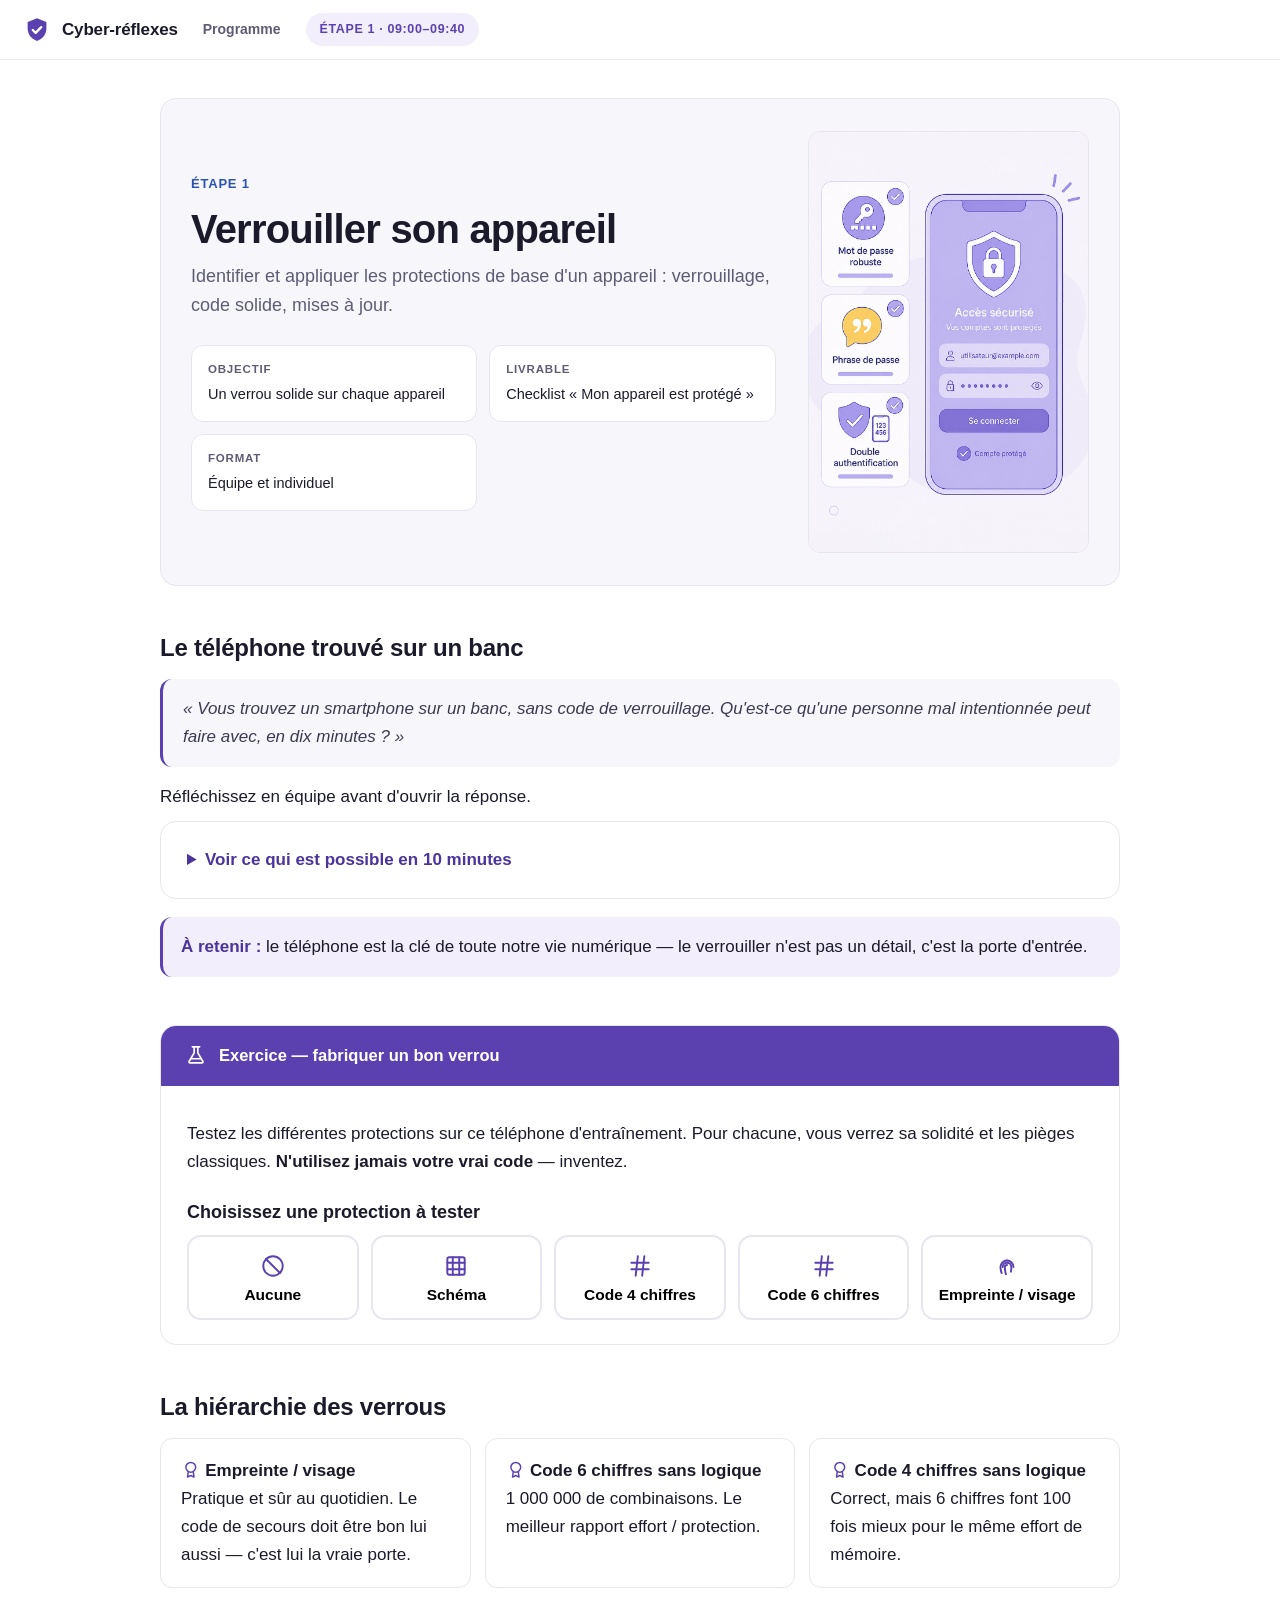
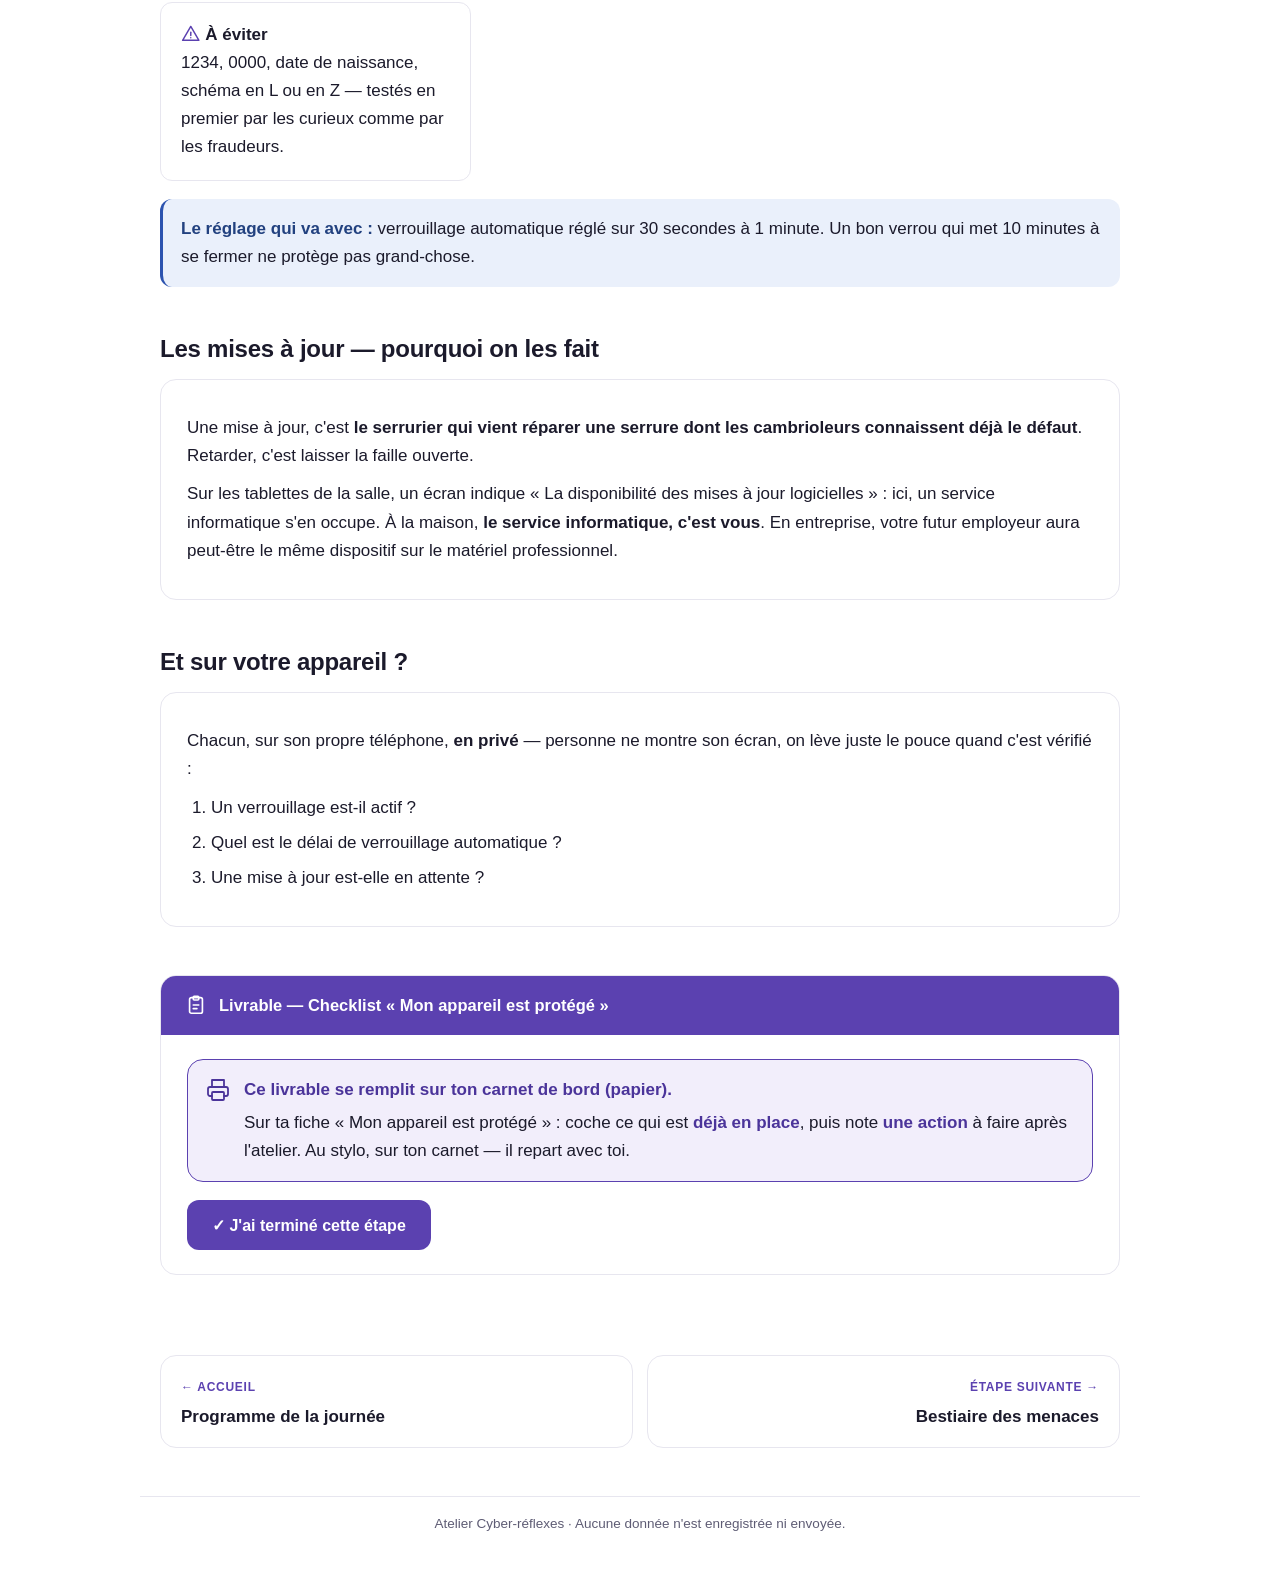
<file: etape1.html>
<!DOCTYPE html>
<html lang="fr">
<head>
<meta charset="UTF-8">
<meta name="viewport" content="width=device-width, initial-scale=1.0">
<title>Étape 1 · Verrouiller son appareil — Cyber-réflexes</title>
<link rel="stylesheet" href="assets/style.css">
<style>
/* Téléphone d'entraînement */
.phone{width:280px; margin:18px auto; background:#2B2940; border-radius:30px; padding:16px 12px 22px; box-shadow:0 10px 30px rgba(43,41,64,.3)}
.screen{background:#F6F6FA; border-radius:18px; padding:18px 12px; text-align:center}
.dots{display:flex; justify-content:center; gap:12px; margin:8px 0 16px; min-height:16px}
.dots span{width:14px; height:14px; border-radius:50%; border:2px solid #8A87A5}
.dots span.plein{background:#2B2940; border-color:#2B2940}
.pad{display:grid; grid-template-columns:repeat(3,1fr); gap:10px}
.pad button{font-size:22px; padding:13px 0; border-radius:12px; border:1px solid #DBDAE6; background:#fff; cursor:pointer; min-height:52px}
.pad button:active{background:var(--mauve-soft)}
.motif{display:grid; grid-template-columns:repeat(3,70px); gap:20px; justify-content:center; margin:18px auto}
.motif button{width:70px; height:70px; border-radius:50%; border:3px solid #B9B7CC; background:#fff; cursor:pointer; font-size:18px; font-weight:700; color:transparent}
.motif button.pris{border-color:var(--mauve); background:var(--mauve-soft); color:var(--mauve-dark)}
.choix-grid{display:grid; grid-template-columns:repeat(auto-fit,minmax(140px,1fr)); gap:12px}
.choice{background:var(--card); border:2px solid var(--border); border-radius:14px; padding:14px 10px;
  font-size:15.5px; font-weight:600; cursor:pointer; min-height:76px;
  display:flex; flex-direction:column; align-items:center; justify-content:center; gap:6px; text-align:center}
.choice .ic{font-size:25px}
.choice[aria-pressed="true"]{border-color:var(--mauve); background:var(--mauve-soft); color:var(--mauve-dark)}
.panel{display:none; margin-top:18px; border-top:2px dashed var(--border); padding-top:18px}
.panel.actif{display:block}
.check-liste{list-style:none; padding:0; margin:0}
.check-liste li{display:flex; align-items:flex-start; gap:12px; padding:11px 0; border-bottom:1px solid var(--border); margin:0}
.check-liste li:last-child{border-bottom:none}
.check-liste input{width:22px; height:22px; margin-top:2px; accent-color:var(--mauve); flex:none; cursor:pointer}
</style>
</head>
<body>
<header class="topbar">
  <a class="brand" href="index.html"><svg class="logo" width="30" height="30" viewBox="0 0 24 24" fill="none" aria-hidden="true"><path d="M12 2.5 4.5 5.5v5.2c0 4.6 3.1 8.4 7.5 10 4.4-1.6 7.5-5.4 7.5-10V5.5L12 2.5Z" fill="#5B41B0"/><path d="m8.6 12 2.3 2.3 4.5-4.6" stroke="#fff" stroke-width="1.8" stroke-linecap="round" stroke-linejoin="round"/></svg>Cyber-réflexes</a>
  <a class="nav-link" href="index.html#programme">Programme</a>
  <span class="etape-tag">Étape 1 · 09:00–09:40</span>
</header>

<main>
  <div class="hero-etape"><div class="he-copy">
    <div class="surtitre">Étape 1</div>
    <h1>Verrouiller son appareil</h1>
    <p class="sous">Identifier et appliquer les protections de base d'un appareil : verrouillage, code solide, mises à jour.</p>
    <div class="meta-grid">
      <div class="meta"><b>Objectif</b>Un verrou solide sur chaque appareil</div>
      <div class="meta"><b>Livrable</b>Checklist « Mon appareil est protégé »</div>
      <div class="meta"><b>Format</b>Équipe et individuel</div>
    </div>
  </div>
    <figure class="he-media">
      <div class="ph">
        <svg width="34" height="34" viewBox="0 0 24 24" fill="none" aria-hidden="true"><rect x="3" y="4" width="18" height="16" rx="2" stroke="currentColor" stroke-width="1.5"/><circle cx="8.5" cy="9.5" r="1.6" stroke="currentColor" stroke-width="1.5"/><path d="m4 17 4.5-4.5 3.5 3.5 3-3L20 16.5" stroke="currentColor" stroke-width="1.5" stroke-linecap="round" stroke-linejoin="round"/></svg>
        <b>Visuel à venir</b>
        <small>assets/hero-etape1.jpg</small>
      </div>
      <img src="assets/hero-etape1.jpg" alt="Illustration : verrouillage d'un smartphone (cadenas, empreinte)" loading="lazy" onerror="this.remove()">
    </figure>
  </div>

  <section>
    <h2>Le téléphone trouvé sur un banc</h2>
    <div class="quote">« Vous trouvez un smartphone sur un banc, sans code de verrouillage.
      Qu'est-ce qu'une personne mal intentionnée peut faire avec, en dix minutes ? »</div>
    <p>Réfléchissez en équipe avant d'ouvrir la réponse.</p>
    <div class="card">
      <details>
        <summary style="cursor:pointer; font-weight:700; color:var(--mauve-dark)">Voir ce qui est possible en 10 minutes</summary>
        <ul style="margin-top:12px">
          <li>Lire les mails et SMS — donc <b>recevoir les codes de la banque</b> ;</li>
          <li>accéder à toutes les photos ;</li>
          <li>cliquer sur « mot de passe oublié » et prendre les comptes un par un (la réinitialisation passe par le mail ou le SMS !) ;</li>
          <li>écrire aux proches en se faisant passer pour la personne ;</li>
          <li>payer sans contact avec le téléphone.</li>
        </ul>
      </details>
    </div>
    <div class="cle"><b>À retenir :</b> le téléphone est la clé de toute notre vie numérique — le verrouiller n'est pas un détail, c'est la porte d'entrée.</div>
  </section>

  <section class="exo">
    <div class="exo-tete"><span class="pic"><svg class="ei" viewBox="0 0 24 24" fill="none" stroke="currentColor" stroke-width="1.8" stroke-linecap="round" stroke-linejoin="round" aria-hidden="true"><path d="M10 2v6.5L4.5 18a1 1 0 0 0 .9 1.5h13.2a1 1 0 0 0 .9-1.5L14 8.5V2"/><path d="M8 2h8"/><path d="M7 15h10"/></svg></span><b>Exercice — fabriquer un bon verrou</b></div>
    <div class="exo-corps">
      <p>Testez les différentes protections sur ce téléphone d'entraînement. Pour chacune, vous verrez
      sa solidité et les pièges classiques. <b>N'utilisez jamais votre vrai code</b> — inventez.</p>

      <h3>Choisissez une protection à tester</h3>
      <div class="choix-grid" id="choix">
        <button class="choice" data-mode="aucun" aria-pressed="false"><span class="ic"><svg class="ei" viewBox="0 0 24 24" fill="none" stroke="currentColor" stroke-width="1.8" stroke-linecap="round" stroke-linejoin="round" aria-hidden="true"><circle cx="12" cy="12" r="9"/><path d="m5.5 5.5 13 13"/></svg></span>Aucune</button>
        <button class="choice" data-mode="motif" aria-pressed="false"><span class="ic"><svg class="ei" viewBox="0 0 24 24" fill="none" stroke="currentColor" stroke-width="1.8" stroke-linecap="round" stroke-linejoin="round" aria-hidden="true"><rect x="4" y="4" width="16" height="16" rx="1.5"/><path d="M9 4v16M15 4v16M4 9h16M4 15h16"/></svg></span>Schéma</button>
        <button class="choice" data-mode="code4" aria-pressed="false"><span class="ic"><svg class="ei" viewBox="0 0 24 24" fill="none" stroke="currentColor" stroke-width="1.8" stroke-linecap="round" stroke-linejoin="round" aria-hidden="true"><path d="M4 9h16M4 15h16"/><path d="M10 3 8 21M16 3l-2 18"/></svg></span>Code 4 chiffres</button>
        <button class="choice" data-mode="code6" aria-pressed="false"><span class="ic"><svg class="ei" viewBox="0 0 24 24" fill="none" stroke="currentColor" stroke-width="1.8" stroke-linecap="round" stroke-linejoin="round" aria-hidden="true"><path d="M4 9h16M4 15h16"/><path d="M10 3 8 21M16 3l-2 18"/></svg></span>Code 6 chiffres</button>
        <button class="choice" data-mode="bio" aria-pressed="false"><span class="ic"><svg class="ei" viewBox="0 0 24 24" fill="none" stroke="currentColor" stroke-width="1.8" stroke-linecap="round" stroke-linejoin="round" aria-hidden="true"><path d="M12 11a2 2 0 0 0-2 2c0 3 .4 4.6 1 6.5"/><path d="M12 7a6 6 0 0 0-6 6c0 2 .4 3.8 1 5.5"/><path d="M12 7a6 6 0 0 1 6 6"/><path d="M8 13a4 4 0 0 1 8 0c0 1.6 0 2.8-.4 4.2"/></svg></span>Empreinte / visage</button>
      </div>

      <div class="panel" id="p-aucun">
        <h3>Sans verrou</h3>
        <p>Le téléphone est ouvert au premier venu : mails, banque, proches, paiement sans contact.</p>
        <div class="resultat alerte"><span class="tag alerte">Protection nulle</span>
          <p style="margin-bottom:0">Tout ce que vous avez listé dans « le téléphone trouvé » devient possible, tout de suite.</p></div>
      </div>

      <div class="panel" id="p-motif">
        <h3>Schéma de déverrouillage</h3>
        <p>Touchez au moins 4 points dans l'ordre de votre schéma, puis testez.</p>
        <div class="motif" id="motifGrid" aria-label="Grille de schéma 3 par 3"></div>
        <div class="actions" style="justify-content:center">
          <button class="btn ghost" id="motifReset">Recommencer</button>
          <button class="btn" id="motifOk">Tester ce schéma</button>
        </div>
        <div id="v-motif"></div>
      </div>

      <div class="panel" id="p-code">
        <h3 id="codeTitre">Code à 4 chiffres</h3>
        <p>Composez un code d'entraînement (pas votre vrai code !), puis testez.</p>
        <div class="phone"><div class="screen">
          <div class="mono" style="font-size:13px;color:#6F6C86">Téléphone d'entraînement</div>
          <div class="dots" id="codeDots"></div>
          <div class="pad" id="pad"></div>
        </div></div>
        <div class="actions" style="justify-content:center">
          <button class="btn ghost" id="codeReset">Effacer</button>
          <button class="btn" id="codeOk">Tester ce code</button>
        </div>
        <div id="v-code"></div>
      </div>

      <div class="panel" id="p-bio">
        <h3>Empreinte ou visage</h3>
        <p>Posez le doigt (façon capteur) :</p>
        <div class="actions" style="justify-content:center">
          <button class="btn bleu" id="bioBtn" style="min-width:220px"><svg class="ei" viewBox="0 0 24 24" fill="none" stroke="currentColor" stroke-width="1.8" stroke-linecap="round" stroke-linejoin="round" aria-hidden="true"><path d="M12 11a2 2 0 0 0-2 2c0 3 .4 4.6 1 6.5"/><path d="M12 7a6 6 0 0 0-6 6c0 2 .4 3.8 1 5.5"/><path d="M12 7a6 6 0 0 1 6 6"/><path d="M8 13a4 4 0 0 1 8 0c0 1.6 0 2.8-.4 4.2"/></svg> Poser le doigt</button>
        </div>
        <div id="v-bio"></div>
      </div>
    </div>
  </section>

  <section>
    <h2>La hiérarchie des verrous</h2>
    <div class="grid2">
      <div class="mini-carte"><b><svg class="ei" viewBox="0 0 24 24" fill="none" stroke="currentColor" stroke-width="1.8" stroke-linecap="round" stroke-linejoin="round" aria-hidden="true"><circle cx="12" cy="9" r="6"/><path d="m9 14-1 7 4-2 4 2-1-7"/></svg> Empreinte / visage</b><br>Pratique et sûr au quotidien. Le code de secours doit être bon lui aussi — c'est lui la vraie porte.</div>
      <div class="mini-carte"><b><svg class="ei" viewBox="0 0 24 24" fill="none" stroke="currentColor" stroke-width="1.8" stroke-linecap="round" stroke-linejoin="round" aria-hidden="true"><circle cx="12" cy="9" r="6"/><path d="m9 14-1 7 4-2 4 2-1-7"/></svg> Code 6 chiffres sans logique</b><br>1 000 000 de combinaisons. Le meilleur rapport effort / protection.</div>
      <div class="mini-carte"><b><svg class="ei" viewBox="0 0 24 24" fill="none" stroke="currentColor" stroke-width="1.8" stroke-linecap="round" stroke-linejoin="round" aria-hidden="true"><circle cx="12" cy="9" r="6"/><path d="m9 14-1 7 4-2 4 2-1-7"/></svg> Code 4 chiffres sans logique</b><br>Correct, mais 6 chiffres font 100 fois mieux pour le même effort de mémoire.</div>
      <div class="mini-carte"><b><svg class="ei" viewBox="0 0 24 24" fill="none" stroke="currentColor" stroke-width="1.8" stroke-linecap="round" stroke-linejoin="round" aria-hidden="true"><path d="M12 3 2 20h20Z"/><path d="M12 10v4"/><path d="M12 17h.01"/></svg> À éviter</b><br>1234, 0000, date de naissance, schéma en L ou en Z — testés en premier par les curieux comme par les fraudeurs.</div>
    </div>
    <div class="memo"><b>Le réglage qui va avec :</b> verrouillage automatique réglé sur 30 secondes à 1 minute.
      Un bon verrou qui met 10 minutes à se fermer ne protège pas grand-chose.</div>
  </section>

  <section>
    <h2>Les mises à jour — pourquoi on les fait</h2>
    <div class="card">
      <p>Une mise à jour, c'est <b>le serrurier qui vient réparer une serrure dont les cambrioleurs
      connaissent déjà le défaut</b>. Retarder, c'est laisser la faille ouverte.</p>
      <p>Sur les tablettes de la salle, un écran indique « La disponibilité des mises à jour logicielles » :
      ici, un service informatique s'en occupe. À la maison, <b>le service informatique, c'est vous</b>.
      En entreprise, votre futur employeur aura peut-être le même dispositif sur le matériel professionnel.</p>
    </div>
  </section>

  <section>
    <h2>Et sur votre appareil ?</h2>
    <div class="card">
      <p>Chacun, sur son propre téléphone, <b>en privé</b> — personne ne montre son écran, on lève juste le pouce quand c'est vérifié :</p>
      <ol>
        <li>Un verrouillage est-il actif ?</li>
        <li>Quel est le délai de verrouillage automatique ?</li>
        <li>Une mise à jour est-elle en attente ?</li>
      </ol>
    </div>
  </section>

  <section class="exo">
    <div class="exo-tete"><span class="pic"><svg class="ei" viewBox="0 0 24 24" fill="none" stroke="currentColor" stroke-width="1.8" stroke-linecap="round" stroke-linejoin="round" aria-hidden="true"><rect x="5" y="4" width="14" height="17" rx="2"/><rect x="9" y="2.5" width="6" height="4" rx="1"/><path d="M9 12h6M9 16h4"/></svg></span><b>Livrable — Checklist « Mon appareil est protégé »</b></div>
    <div class="exo-corps">
      <div class="vers-carnet">
        <span class="ic"><svg width="24" height="24" viewBox="0 0 24 24" fill="none" stroke="currentColor" stroke-width="1.8" stroke-linecap="round" stroke-linejoin="round" aria-hidden="true"><path d="M6 9V2h12v7"/><path d="M6 18H4a2 2 0 0 1-2-2v-5a2 2 0 0 1 2-2h16a2 2 0 0 1 2 2v5a2 2 0 0 1-2 2h-2"/><rect x="6" y="14" width="12" height="8" rx="1"/></svg></span>
        <div>
          <b>Ce livrable se remplit sur ton carnet de bord (papier).</b>
          <p>Sur ta fiche « Mon appareil est protégé » : coche ce qui est <b>déjà en place</b>, puis note <b>une action</b> à faire après l'atelier. Au stylo, sur ton carnet — il repart avec toi.</p>
        </div>
      </div>
      <div class="actions">
        <button class="btn" id="finEtape">✓ J'ai terminé cette étape</button>
      </div>
      <div id="finMsg"></div>
    </div>
  </section>
</main>

<nav class="pager">
  <a href="index.html"><span class="dir">← Accueil</span><span class="titre" style="display:block">Programme de la journée</span></a>
  <a class="suivant" href="bestiaire.html"><span class="dir">Étape suivante →</span><span class="titre" style="display:block">Bestiaire des menaces</span></a>
</nav>
<footer class="colophon">Atelier Cyber-réflexes · Aucune donnée n'est enregistrée ni envoyée.</footer>

<script src="assets/site.js"></script>
<script>
(function(){
  var boutons=document.querySelectorAll('.choice');
  var codeLen=4, codeVal='', motifSeq=[];
  function montre(m){
    boutons.forEach(function(b){b.setAttribute('aria-pressed', b.dataset.mode===m ? 'true':'false');});
    document.querySelectorAll('.panel').forEach(function(p){p.classList.remove('actif');});
    var id=(m==='code4'||m==='code6')?'p-code':'p-'+m;
    var p=document.getElementById(id);
    if(p){p.classList.add('actif'); p.scrollIntoView({behavior:'smooth',block:'start'});}
    if(m==='code4'||m==='code6'){
      codeLen=(m==='code6')?6:4;
      document.getElementById('codeTitre').textContent='Code à '+codeLen+' chiffres';
      codeVal=''; majDots(); vide('v-code');
    }
    if(m==='motif'){motifSeq=[]; majMotif(); vide('v-motif');}
    if(m==='bio'){vide('v-bio');}
  }
  boutons.forEach(function(b){b.addEventListener('click',function(){montre(b.dataset.mode);});});
  function vide(id){document.getElementById(id).innerHTML='';}

  function verdict(id,niveau,titre,points,memo){
    var html='<div class="resultat '+niveau+'"><span class="tag '+niveau+'">'+titre+'</span><ul>';
    points.forEach(function(pt){html+='<li>'+pt+'</li>';});
    html+='</ul>'+(memo?'<div class="memo" style="margin-bottom:0"><b>Conseil :</b> '+memo+'</div>':'')+'</div>';
    var v=document.getElementById(id);
    v.innerHTML=html;
    v.scrollIntoView({behavior:'smooth',block:'nearest'});
  }

  var pad=document.getElementById('pad');
  ['1','2','3','4','5','6','7','8','9','','0','⌫'].forEach(function(t){
    var b=document.createElement('button');
    b.textContent=t; if(t===''){b.disabled=true; b.style.visibility='hidden';}
    b.addEventListener('click',function(){
      if(t==='⌫'){codeVal=codeVal.slice(0,-1);}
      else if(codeVal.length<codeLen){codeVal+=t;}
      majDots();
    });
    pad.appendChild(b);
  });
  function majDots(){
    var d=document.getElementById('codeDots'); d.innerHTML='';
    for(var i=0;i<codeLen;i++){
      var s=document.createElement('span');
      if(i<codeVal.length){s.className='plein';}
      d.appendChild(s);
    }
  }
  document.getElementById('codeReset').addEventListener('click',function(){codeVal=''; majDots(); vide('v-code');});
  document.getElementById('codeOk').addEventListener('click',function(){
    if(codeVal.length<codeLen){
      verdict('v-code','verif','Incomplet',['Composez les '+codeLen+' chiffres avant de tester.']);
      return;
    }
    analyseCode(codeVal);
  });

  function analyseCode(c){
    var pieges=[];
    var suites='0123456789', suitesInv='9876543210';
    if(suites.indexOf(c)>-1 || suitesInv.indexOf(c)>-1){pieges.push('Une suite (comme '+c+') fait partie des tout premiers codes essayés.');}
    if(/^(\d)\1+$/.test(c)){pieges.push('Un chiffre répété ('+c+') est deviné immédiatement.');}
    if(c.length===4){
      var n=parseInt(c,10);
      if(n>=1940 && n<=2015){pieges.push('On dirait une année de naissance — c\'est la première chose qu\'un proche ou un fraudeur essaie.');}
      var mm=parseInt(c.slice(0,2),10), jj=parseInt(c.slice(2),10);
      if(mm>=1&&mm<=31&&jj>=1&&jj<=12 && !(n>=1940&&n<=2015)){pieges.push('On dirait une date (jour/mois) — facile à deviner pour qui vous connaît.');}
    }
    if(c==='2580'||c==='0852'){pieges.push('2580, c\'est la colonne du clavier — dans le top des codes connus.');}
    if(c.length===6){
      var a=parseInt(c.slice(0,4),10), a2=parseInt(c.slice(2),10);
      if((a>=1940&&a<=2015)||(a2>=1940&&a2<=2015)){pieges.push('Ce code contient ce qui ressemble à une année de naissance.');}
    }
    if(pieges.length){
      verdict('v-code','alerte','Devinable',
        pieges.concat(['Les fraudeurs (et les proches curieux) essaient d\'abord les codes évidents : suites, répétitions, dates.']),
        'Choisissez '+codeLen+' chiffres sans logique — pas de date, pas de suite.');
    } else if(c.length===4){
      verdict('v-code','verif','Correct',
        ['Rien d\'évident : bien.',
         '10 000 combinaisons possibles — ça décourage un curieux, mais 6 chiffres font 100 fois mieux pour le même effort de mémoire.'],
        'Passez à 6 chiffres si votre téléphone le propose : c\'est le meilleur rapport effort/protection.');
    } else {
      verdict('v-code','ok','Solide',
        ['6 chiffres sans logique : 1 000 000 de combinaisons.',
         'Avec le verrouillage automatique et les pauses imposées par le téléphone après quelques erreurs, c\'est un très bon verrou du quotidien.'],
        'Gardez ce code pour vous — il ne se prête pas, il ne se crie pas dans le bus.');
    }
  }

  var grid=document.getElementById('motifGrid');
  for(var i=1;i<=9;i++){
    (function(n){
      var b=document.createElement('button');
      b.textContent=n; b.setAttribute('aria-label','Point '+n);
      b.addEventListener('click',function(){
        if(motifSeq.indexOf(n)===-1){motifSeq.push(n); majMotif();}
      });
      grid.appendChild(b);
    })(i);
  }
  function majMotif(){
    var bs=grid.querySelectorAll('button');
    bs.forEach(function(b,idx){
      var n=idx+1, pos=motifSeq.indexOf(n);
      if(pos>-1){b.classList.add('pris'); b.textContent=pos+1;}
      else{b.classList.remove('pris'); b.textContent=n;}
    });
  }
  document.getElementById('motifReset').addEventListener('click',function(){motifSeq=[]; majMotif(); vide('v-motif');});
  document.getElementById('motifOk').addEventListener('click',function(){
    var connus={'1236':'un L inversé','1478':'un L','1235':'une diagonale simple','1596':'un Z',
                '12369':'un grand L','14789':'un grand L','1256':'un carré partiel','32147':'un S'};
    var cle=motifSeq.join('');
    if(motifSeq.length<4){
      verdict('v-motif','alerte','Trop court',
        ['Moins de 4 points : quelques dizaines de possibilités seulement.',
         'Et un schéma court se lit par-dessus l\'épaule en une seconde.']);
      return;
    }
    var lignes=['123','456','789','147','258','369','159','357'];
    var estLigne = motifSeq.length<=5 && lignes.some(function(l){return cle.indexOf(l)===0||cle.split('').reverse().join('').indexOf(l)===0;});
    if(connus[cle] || estLigne){
      verdict('v-motif','alerte','Devinable',
        ['Ce tracé ressemble à '+(connus[cle]||'une ligne droite')+' : les formes en L, Z et lignes sont les premières testées.',
         'Autre faiblesse du schéma : la trace de doigt reste visible sur l\'écran.'],
        'Si vous aimez le schéma : 6 points minimum, avec des croisements — ou passez au code 6 chiffres.');
    } else if(motifSeq.length>=6){
      verdict('v-motif','verif','Correct',
        ['Tracé long et sans forme évidente : mieux que la moyenne.',
         'Le schéma reste toutefois lisible par-dessus l\'épaule et laisse des traces sur l\'écran.'],
        'Le code à 6 chiffres ou la biométrie restent plus sûrs au quotidien.');
    } else {
      verdict('v-motif','verif','Moyen',
        ['Pas de forme évidente, mais un tracé de '+motifSeq.length+' points reste vite observé et reproduit.'],
        'Allongez à 6 points minimum — ou préférez un code 6 chiffres.');
    }
  });

  document.getElementById('bioBtn').addEventListener('click',function(){
    verdict('v-bio','ok','Solide et pratique',
      ['Votre empreinte ou votre visage ne se devine pas, ne s\'observe pas par-dessus l\'épaule, et ne s\'oublie pas.',
       'C\'est aussi le plus rapide au quotidien — donc on ne triche pas en désactivant le verrou.',
       'Point clé : le téléphone garde toujours un code de secours. Ce code doit être bon lui aussi — c\'est lui la vraie porte.'],
      'Biométrie au quotidien + code de secours à 6 chiffres sans logique.');
  });

  document.getElementById('finEtape').addEventListener('click',function(){
    CR.marquer('etape1');
    document.getElementById('finMsg').innerHTML=
      '<div class="resultat ok" ><span class="tag ok">Étape validée</span>'+
      '<p style="margin-bottom:0">Bien joué. Reportez votre action sur votre carnet de bord — il part avec vous.</p></div>';
  });
})();
</script>
</body>
</html>
</file>
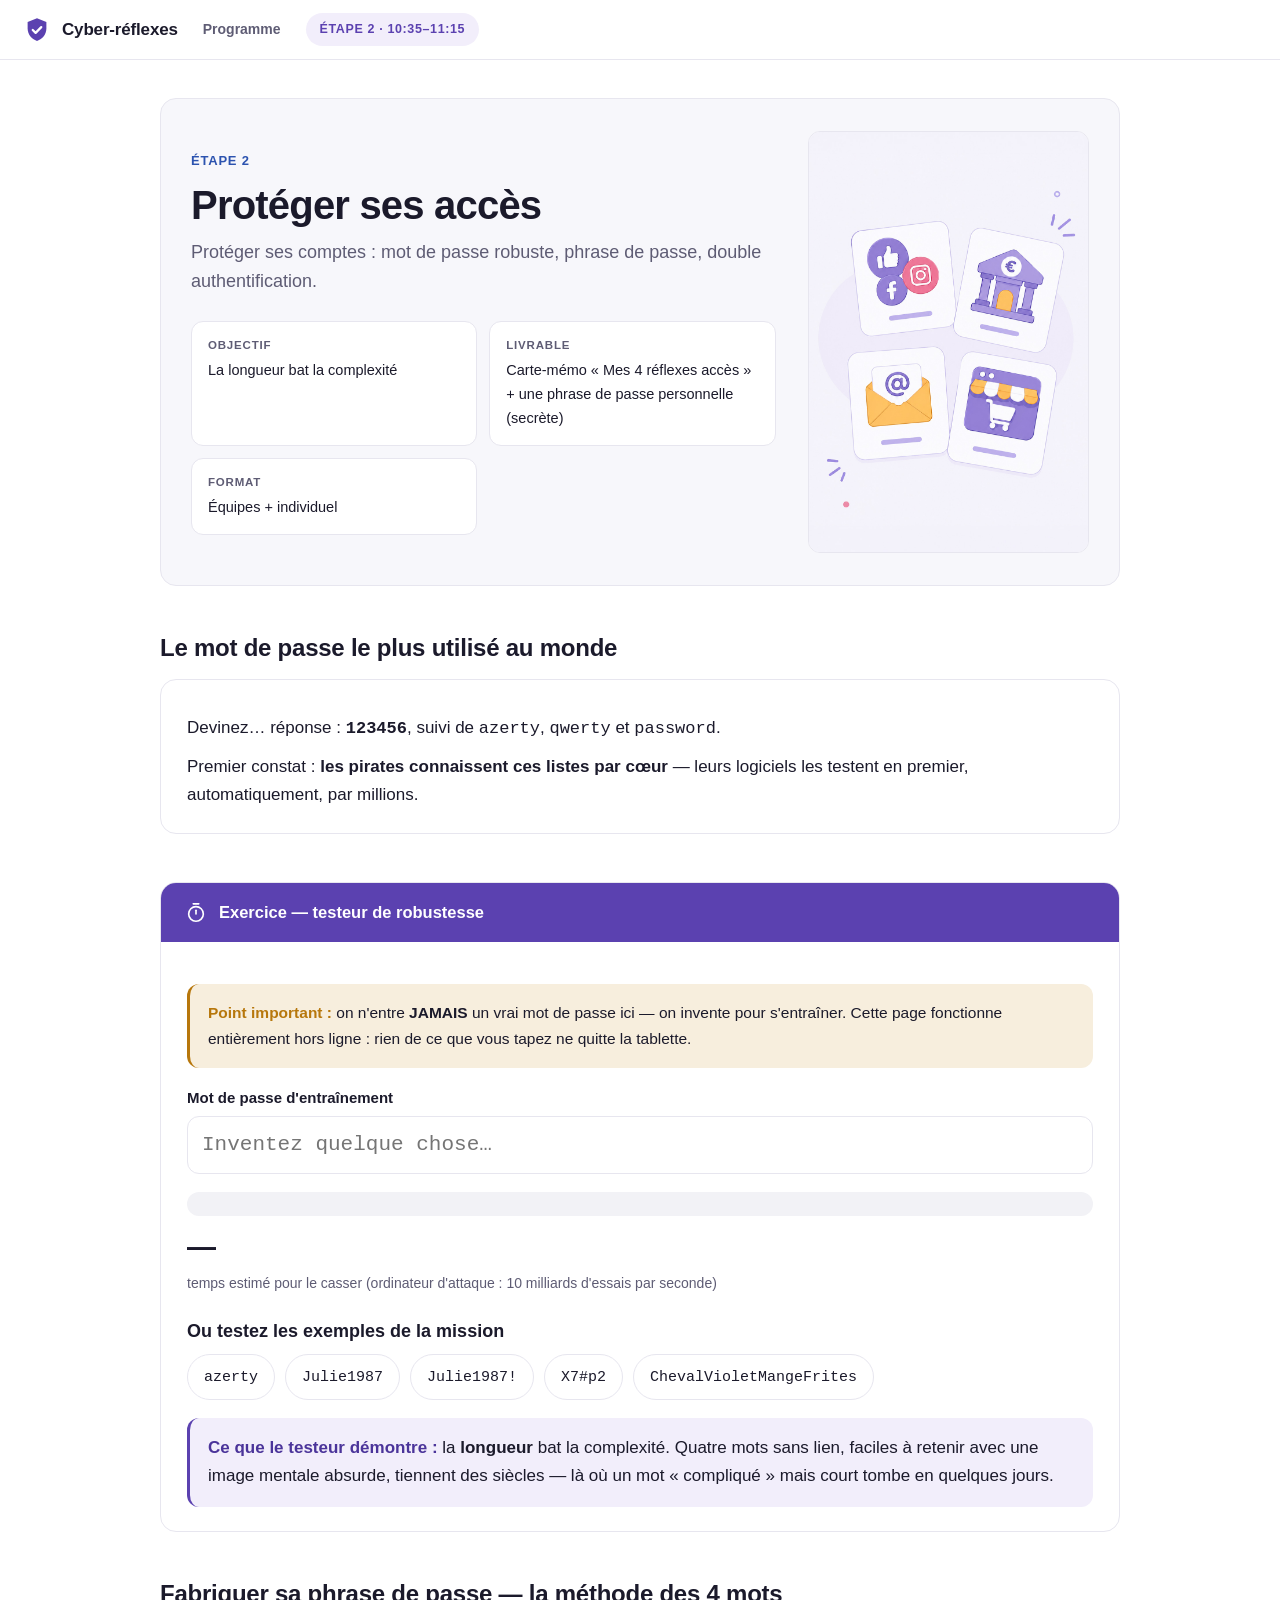
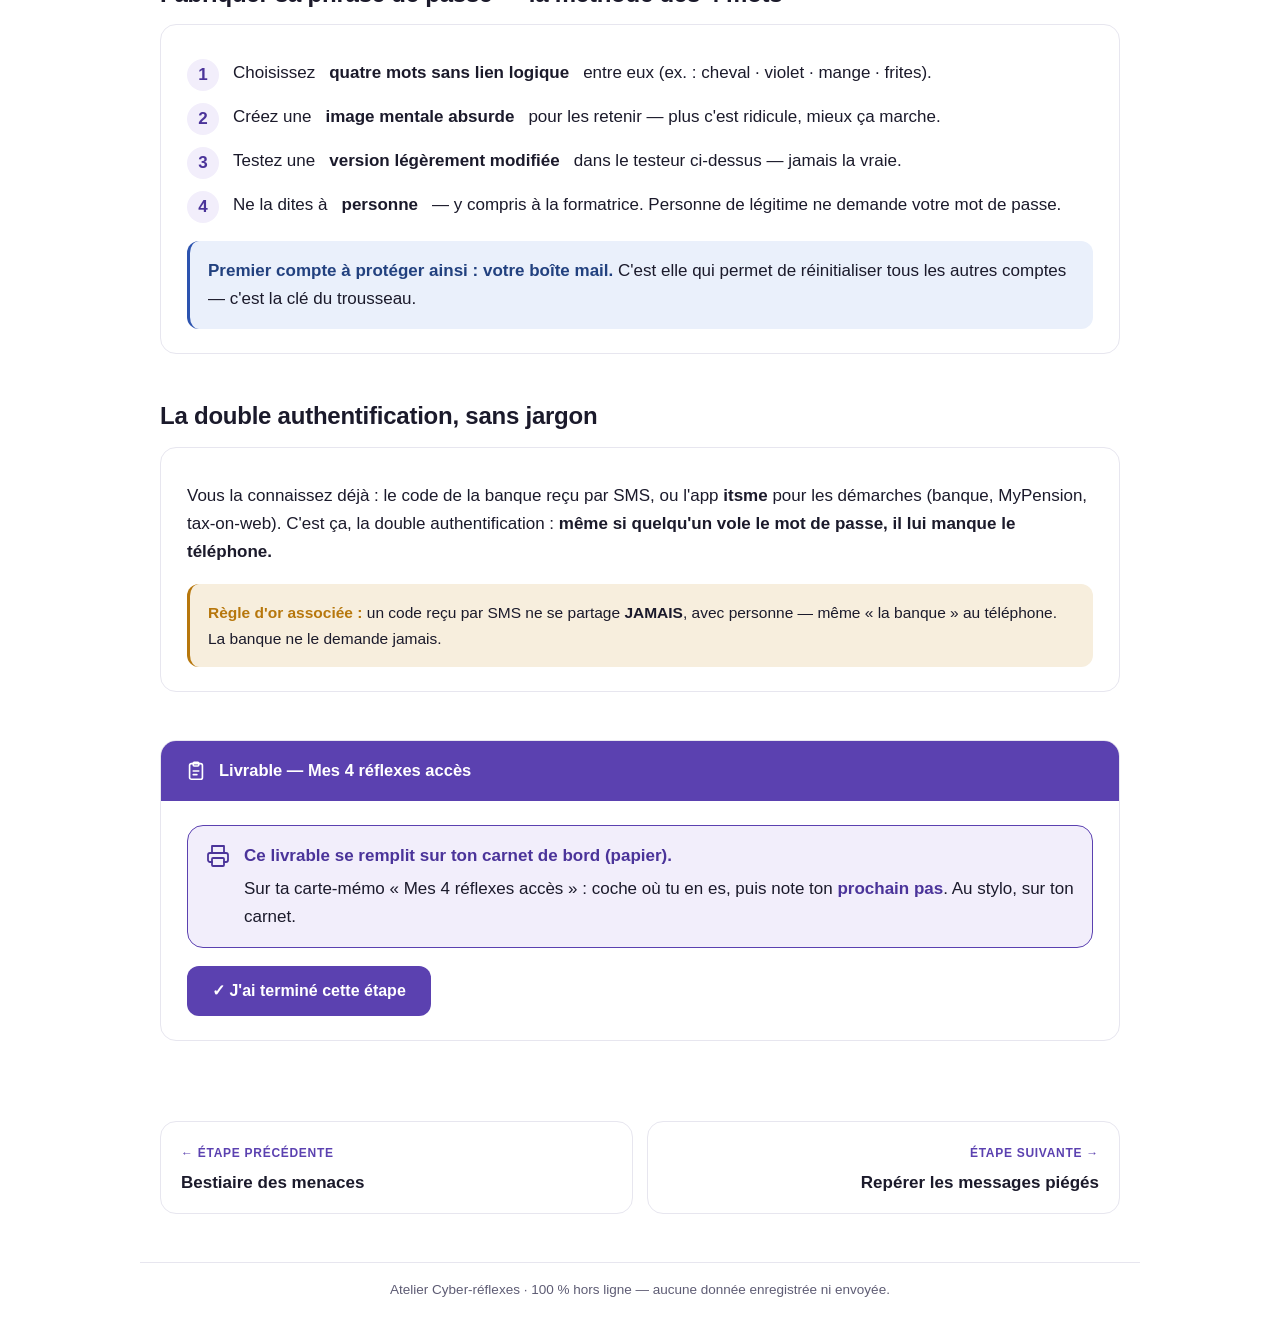
<file: etape2.html>
<!DOCTYPE html>
<html lang="fr">
<head>
<meta charset="UTF-8">
<meta name="viewport" content="width=device-width, initial-scale=1.0">
<title>Étape 2 · Protéger ses accès — Cyber-réflexes</title>
<link rel="stylesheet" href="assets/style.css">
<style>
.jauge{height:24px; background:var(--grey-soft); border-radius:12px; overflow:hidden; margin:18px 0 8px}
.jauge > div{height:100%; width:0%; border-radius:12px; transition:width .3s ease, background .3s ease}
.temps{font-size:29px; font-weight:800; margin:6px 0 2px}
.temps small{display:block; font-size:14px; font-weight:400; color:var(--muted)}
#mdp{font-family:ui-monospace,"SF Mono",Menlo,Consolas,monospace; font-size:21px}
.etapes-methode{counter-reset:et; list-style:none; padding:0}
.etapes-methode li{counter-increment:et; display:flex; gap:14px; align-items:flex-start; margin-bottom:12px}
.etapes-methode li::before{content:counter(et); flex:none; width:32px; height:32px; border-radius:50%;
  background:var(--mauve-soft); color:var(--mauve-dark); font-weight:800; display:flex; align-items:center; justify-content:center}
.check-liste{list-style:none; padding:0; margin:0}
.check-liste li{display:flex; align-items:flex-start; gap:12px; padding:11px 0; border-bottom:1px solid var(--border); margin:0}
.check-liste li:last-child{border-bottom:none}
.check-liste input{width:22px; height:22px; margin-top:2px; accent-color:var(--mauve); flex:none; cursor:pointer}
.check-liste label{font-weight:400; color:var(--text)}
</style>
</head>
<body>
<header class="topbar">
  <a class="brand" href="index.html"><svg class="logo" width="30" height="30" viewBox="0 0 24 24" fill="none" aria-hidden="true"><path d="M12 2.5 4.5 5.5v5.2c0 4.6 3.1 8.4 7.5 10 4.4-1.6 7.5-5.4 7.5-10V5.5L12 2.5Z" fill="#5B41B0"/><path d="m8.6 12 2.3 2.3 4.5-4.6" stroke="#fff" stroke-width="1.8" stroke-linecap="round" stroke-linejoin="round"/></svg>Cyber-réflexes</a>
  <a class="nav-link" href="index.html#programme">Programme</a>
  <span class="etape-tag">Étape 2 · 10:35–11:15</span>
</header>

<main>
  <div class="hero-etape"><div class="he-copy">
    <div class="surtitre">Étape 2</div>
    <h1>Protéger ses accès</h1>
    <p class="sous">Protéger ses comptes : mot de passe robuste, phrase de passe, double authentification.</p>
    <div class="meta-grid">
      <div class="meta"><b>Objectif</b>La longueur bat la complexité</div>
      <div class="meta"><b>Livrable</b>Carte-mémo « Mes 4 réflexes accès » + une phrase de passe personnelle (secrète)</div>
      <div class="meta"><b>Format</b>Équipes + individuel</div>
    </div>
  </div>
    <figure class="he-media">
      <div class="ph">
        <svg width="34" height="34" viewBox="0 0 24 24" fill="none" aria-hidden="true"><rect x="3" y="4" width="18" height="16" rx="2" stroke="currentColor" stroke-width="1.5"/><circle cx="8.5" cy="9.5" r="1.6" stroke="currentColor" stroke-width="1.5"/><path d="m4 17 4.5-4.5 3.5 3.5 3-3L20 16.5" stroke="currentColor" stroke-width="1.5" stroke-linecap="round" stroke-linejoin="round"/></svg>
        <b>Visuel à venir</b>
        <small>assets/hero-etape2.jpg</small>
      </div>
      <img src="assets/hero-etape2.jpg" alt="Illustration : mot de passe robuste et clé de sécurité" loading="lazy" onerror="this.remove()">
    </figure>
  </div>

  <section>
    <h2>Le mot de passe le plus utilisé au monde</h2>
    <div class="card">
      <p>Devinez… réponse : <b class="mono">123456</b>, suivi de <span class="mono">azerty</span>,
      <span class="mono">qwerty</span> et <span class="mono">password</span>.</p>
      <p style="margin-bottom:0">Premier constat : <b>les pirates connaissent ces listes par cœur</b> —
      leurs logiciels les testent en premier, automatiquement, par millions.</p>
    </div>
  </section>

  <section class="exo">
    <div class="exo-tete"><span class="pic"><svg class="ei" viewBox="0 0 24 24" fill="none" stroke="currentColor" stroke-width="1.8" stroke-linecap="round" stroke-linejoin="round" aria-hidden="true"><circle cx="12" cy="13" r="8"/><path d="M12 13V9"/><path d="M9 2h6"/></svg></span><b>Exercice — testeur de robustesse</b></div>
    <div class="exo-corps">
      <div class="avert"><b>Point important :</b> on n'entre <b>JAMAIS</b> un vrai mot de passe ici — on invente pour s'entraîner.
      Cette page fonctionne entièrement hors ligne : rien de ce que vous tapez ne quitte la tablette.</div>

      <label for="mdp">Mot de passe d'entraînement</label>
      <input type="text" id="mdp" autocomplete="off" autocorrect="off" autocapitalize="off" spellcheck="false"
        placeholder="Inventez quelque chose…">
      <div class="jauge"><div id="barre"></div></div>
      <div class="temps" id="temps">—<small>temps estimé pour le casser (ordinateur d'attaque : 10 milliards d'essais par seconde)</small></div>
      <div id="verdictZone"></div>
      <div id="analyse"></div>

      <h3>Ou testez les exemples de la mission</h3>
      <div class="chips" id="chips">
        <button class="chip">azerty</button>
        <button class="chip">Julie1987</button>
        <button class="chip">Julie1987!</button>
        <button class="chip">X7#p2</button>
        <button class="chip">ChevalVioletMangeFrites</button>
      </div>
      <div class="cle" style="margin-bottom:0"><b>Ce que le testeur démontre :</b> la <b>longueur</b> bat la complexité.
        Quatre mots sans lien, faciles à retenir avec une image mentale absurde, tiennent des siècles —
        là où un mot « compliqué » mais court tombe en quelques jours.</div>
    </div>
  </section>

  <section>
    <h2>Fabriquer sa phrase de passe — la méthode des 4 mots</h2>
    <div class="card">
      <ol class="etapes-methode">
        <li>Choisissez <b>quatre mots sans lien logique</b> entre eux (ex. : cheval · violet · mange · frites).</li>
        <li>Créez une <b>image mentale absurde</b> pour les retenir — plus c'est ridicule, mieux ça marche.</li>
        <li>Testez une <b>version légèrement modifiée</b> dans le testeur ci-dessus — jamais la vraie.</li>
        <li>Ne la dites à <b>personne</b> — y compris à la formatrice. Personne de légitime ne demande votre mot de passe.</li>
      </ol>
      <div class="memo" style="margin-bottom:0"><b>Premier compte à protéger ainsi : votre boîte mail.</b>
        C'est elle qui permet de réinitialiser tous les autres comptes — c'est la clé du trousseau.</div>
    </div>
  </section>

  <section>
    <h2>La double authentification, sans jargon</h2>
    <div class="card">
      <p>Vous la connaissez déjà : le code de la banque reçu par SMS, ou l'app <b>itsme</b> pour les démarches
      (banque, MyPension, tax-on-web). C'est ça, la double authentification :
      <b>même si quelqu'un vole le mot de passe, il lui manque le téléphone.</b></p>
      <div class="avert" style="margin-bottom:0"><b>Règle d'or associée :</b> un code reçu par SMS ne se partage <b>JAMAIS</b>,
      avec personne — même « la banque » au téléphone. La banque ne le demande jamais.</div>
    </div>
  </section>

  <section class="exo">
    <div class="exo-tete"><span class="pic"><svg class="ei" viewBox="0 0 24 24" fill="none" stroke="currentColor" stroke-width="1.8" stroke-linecap="round" stroke-linejoin="round" aria-hidden="true"><rect x="5" y="4" width="14" height="17" rx="2"/><rect x="9" y="2.5" width="6" height="4" rx="1"/><path d="M9 12h6M9 16h4"/></svg></span><b>Livrable — Mes 4 réflexes accès</b></div>
    <div class="exo-corps">
      <div class="vers-carnet">
        <span class="ic"><svg width="24" height="24" viewBox="0 0 24 24" fill="none" stroke="currentColor" stroke-width="1.8" stroke-linecap="round" stroke-linejoin="round" aria-hidden="true"><path d="M6 9V2h12v7"/><path d="M6 18H4a2 2 0 0 1-2-2v-5a2 2 0 0 1 2-2h16a2 2 0 0 1 2 2v5a2 2 0 0 1-2 2h-2"/><rect x="6" y="14" width="12" height="8" rx="1"/></svg></span>
        <div>
          <b>Ce livrable se remplit sur ton carnet de bord (papier).</b>
          <p>Sur ta carte-mémo « Mes 4 réflexes accès » : coche où tu en es, puis note ton <b>prochain pas</b>. Au stylo, sur ton carnet.</p>
        </div>
      </div>
      <div class="actions">
        <button class="btn" id="finEtape">✓ J'ai terminé cette étape</button>
      </div>
      <div id="finMsg"></div>
    </div>
  </section>
</main>

<nav class="pager">
  <a href="bestiaire.html"><span class="dir">← Étape précédente</span><span class="titre" style="display:block">Bestiaire des menaces</span></a>
  <a class="suivant" href="etape3.html"><span class="dir">Étape suivante →</span><span class="titre" style="display:block">Repérer les messages piégés</span></a>
</nav>
<footer class="colophon">Atelier Cyber-réflexes · 100 % hors ligne — aucune donnée enregistrée ni envoyée.</footer>

<script src="assets/site.js"></script>
<script>
(function(){
  var COMMUNS=['123456','1234567','12345678','123456789','1234567890','000000','111111','azerty','azertyuiop',
    'qwerty','password','motdepasse','admin','soleil','bonjour','doudou','chocolat','marseille','loulou',
    'iloveyou','welcome','football','princesse','superman','azerty123','abc123','password1'];
  var SEQ=['azerty','qwerty','abcdef','123456','654321','abcd','wxcvbn'];

  var input=document.getElementById('mdp');
  var barre=document.getElementById('barre');
  var temps=document.getElementById('temps');
  var vz=document.getElementById('verdictZone');
  var an=document.getElementById('analyse');
  var aTeste=false;

  document.getElementById('chips').addEventListener('click',function(e){
    if(e.target.classList.contains('chip')){input.value=e.target.textContent; evalue();}
  });
  input.addEventListener('input',evalue);

  function humanise(sec){
    if(sec<1) return 'Instantané';
    var u=[['seconde',60],['minute',60],['heure',24],['jour',365],['an',100],['siècle',Infinity]];
    var val=sec, nom='seconde';
    for(var i=0;i<u.length;i++){
      nom=u[i][0];
      if(val<u[i][1]) break;
      val=val/u[i][1];
    }
    if(nom==='siècle' && val>1e9) return 'Plus vieux que l\'univers';
    if(nom==='siècle' && val>1e6) return 'Des millions de siècles';
    var n=Math.round(val);
    var pl=(n>1)?(nom==='an'?'ans':nom+'s'):nom;
    return n+' '+pl;
  }

  function evalue(){
    var p=input.value;
    an.innerHTML=''; vz.innerHTML='';
    if(!p){barre.style.width='0%'; temps.firstChild.textContent='—'; return;}
    if(!aTeste){aTeste=true;}

    var bas=p.toLowerCase();
    var points=[];
    var commun = COMMUNS.indexOf(bas)>-1;
    var quasiCommun = !commun && COMMUNS.some(function(c){return bas.indexOf(c)===0 && bas.length<=c.length+3;});

    var charset=0;
    if(/[a-z]/.test(p)) charset+=26;
    if(/[A-Z]/.test(p)) charset+=26;
    if(/[0-9]/.test(p)) charset+=10;
    if(/[^a-zA-Z0-9]/.test(p)) charset+=33;
    if(charset===0) charset=10;

    var essaisParSec=1e10;
    var combi=Math.pow(charset,p.length);
    var sec=combi/essaisParSec/2;

    if(commun){sec=0; points.push('Ce mot de passe figure dans les listes que les pirates testent en premier : il tombe immédiatement, quelle que soit sa longueur.');}
    if(quasiCommun){sec=Math.min(sec,5); points.push('Base très courante légèrement modifiée — les logiciels d\'attaque testent aussi ces variantes.');}
    SEQ.forEach(function(s){ if(bas.indexOf(s)>-1 && !commun){ sec=sec/1e3; points.push('Contient une suite de clavier ou de chiffres (« '+s+' ») : les attaques par dictionnaire la connaissent.'); }});
    if(/(19|20)\d{2}/.test(p)){ sec=sec/50; points.push('Contient une année — prévisible, surtout collée à un prénom.'); }
    if(/^[A-Z][a-z]+\d{2,4}[!?.]?$/.test(p)){ sec=sec/1e3; points.push('Schéma « Prénom + année (+ ponctuation) » : c\'est le modèle le plus répandu, donc le plus testé.'); }

    var mots = p.length>=14 && (/[A-Z][a-z]+[A-Z]/.test(p) || /[ -]/.test(p));
    if(p.length>=16){points.push('Longueur ≥ 16 caractères : c\'est elle qui fait exploser le temps de cassage.');}
    if(mots){points.push('Ressemble à une phrase de passe (plusieurs mots) : facile à retenir, terrible à casser — la bonne stratégie.');}
    if(p.length<=6 && !commun){points.push('Trop court : même avec des symboles, '+p.length+' caractères se cassent vite.');}

    temps.firstChild.textContent=humanise(sec);

    var niveau, largeur, couleur, libelle;
    if(sec<60){niveau='alerte'; largeur='12%'; couleur='#CC3D55'; libelle='Fragile';}
    else if(sec<3600*24){niveau='alerte'; largeur='30%'; couleur='#CC3D55'; libelle='Faible';}
    else if(sec<3600*24*365*2){niveau='verif'; largeur='55%'; couleur='#C27A0E'; libelle='Moyen';}
    else if(sec<3600*24*365*200){niveau='verif'; largeur='75%'; couleur='#C27A0E'; libelle='Bon';}
    else {niveau='ok'; largeur='100%'; couleur='#238C60'; libelle='Solide';}
    barre.style.width=largeur; barre.style.background=couleur;
    vz.innerHTML='<span class="tag '+niveau+'">'+libelle+'</span>';

    if(points.length){
      var html='<ul>'; points.forEach(function(pt){html+='<li>'+pt+'</li>';}); html+='</ul>';
      an.innerHTML=html;
    }
  }

  document.getElementById('finEtape').addEventListener('click',function(){
    CR.marquer('etape2');
    document.getElementById('finMsg').innerHTML=
      '<div class="resultat ok"><span class="tag ok">Étape validée</span>'+
      '<p style="margin-bottom:0">Votre phrase de passe reste dans votre tête — c\'est exactement là qu\'elle doit être. Prochaine étape : les messages piégés.</p></div>';
  });
})();
</script>
</body>
</html>
</file>
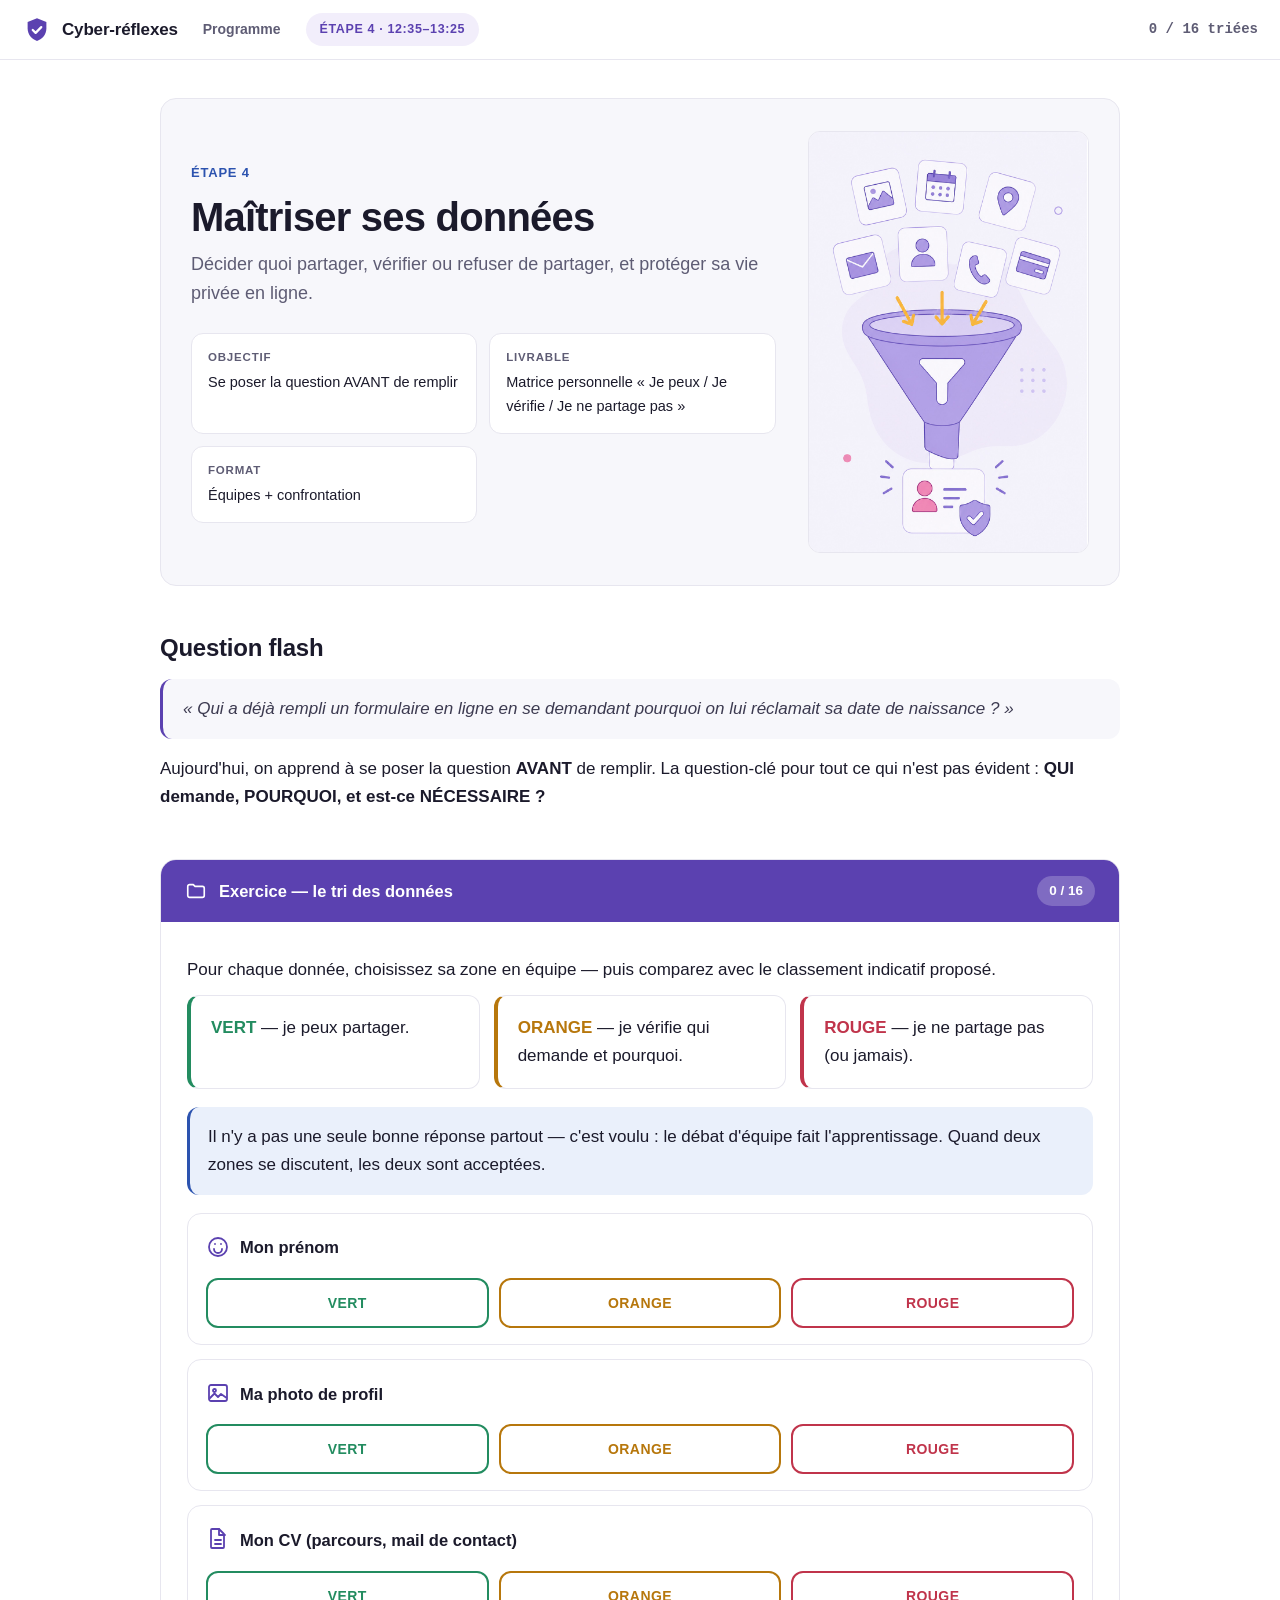
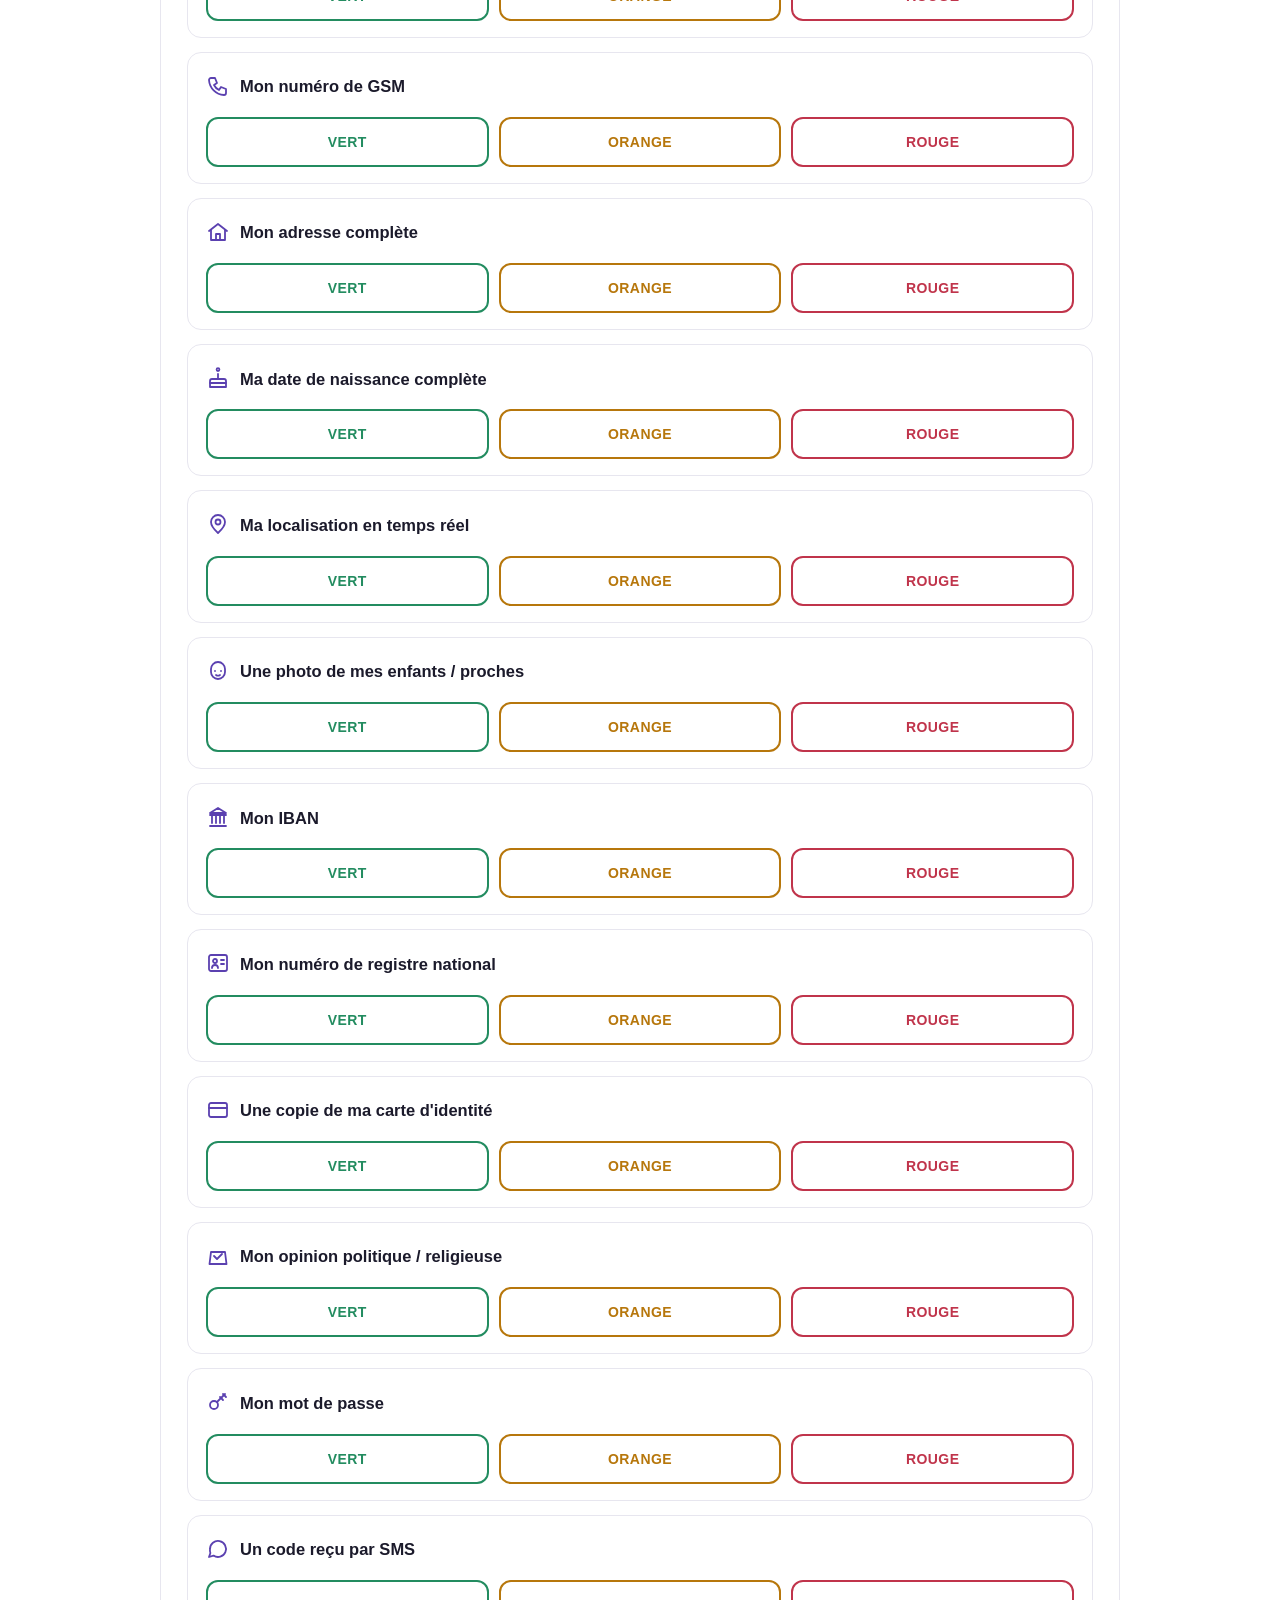
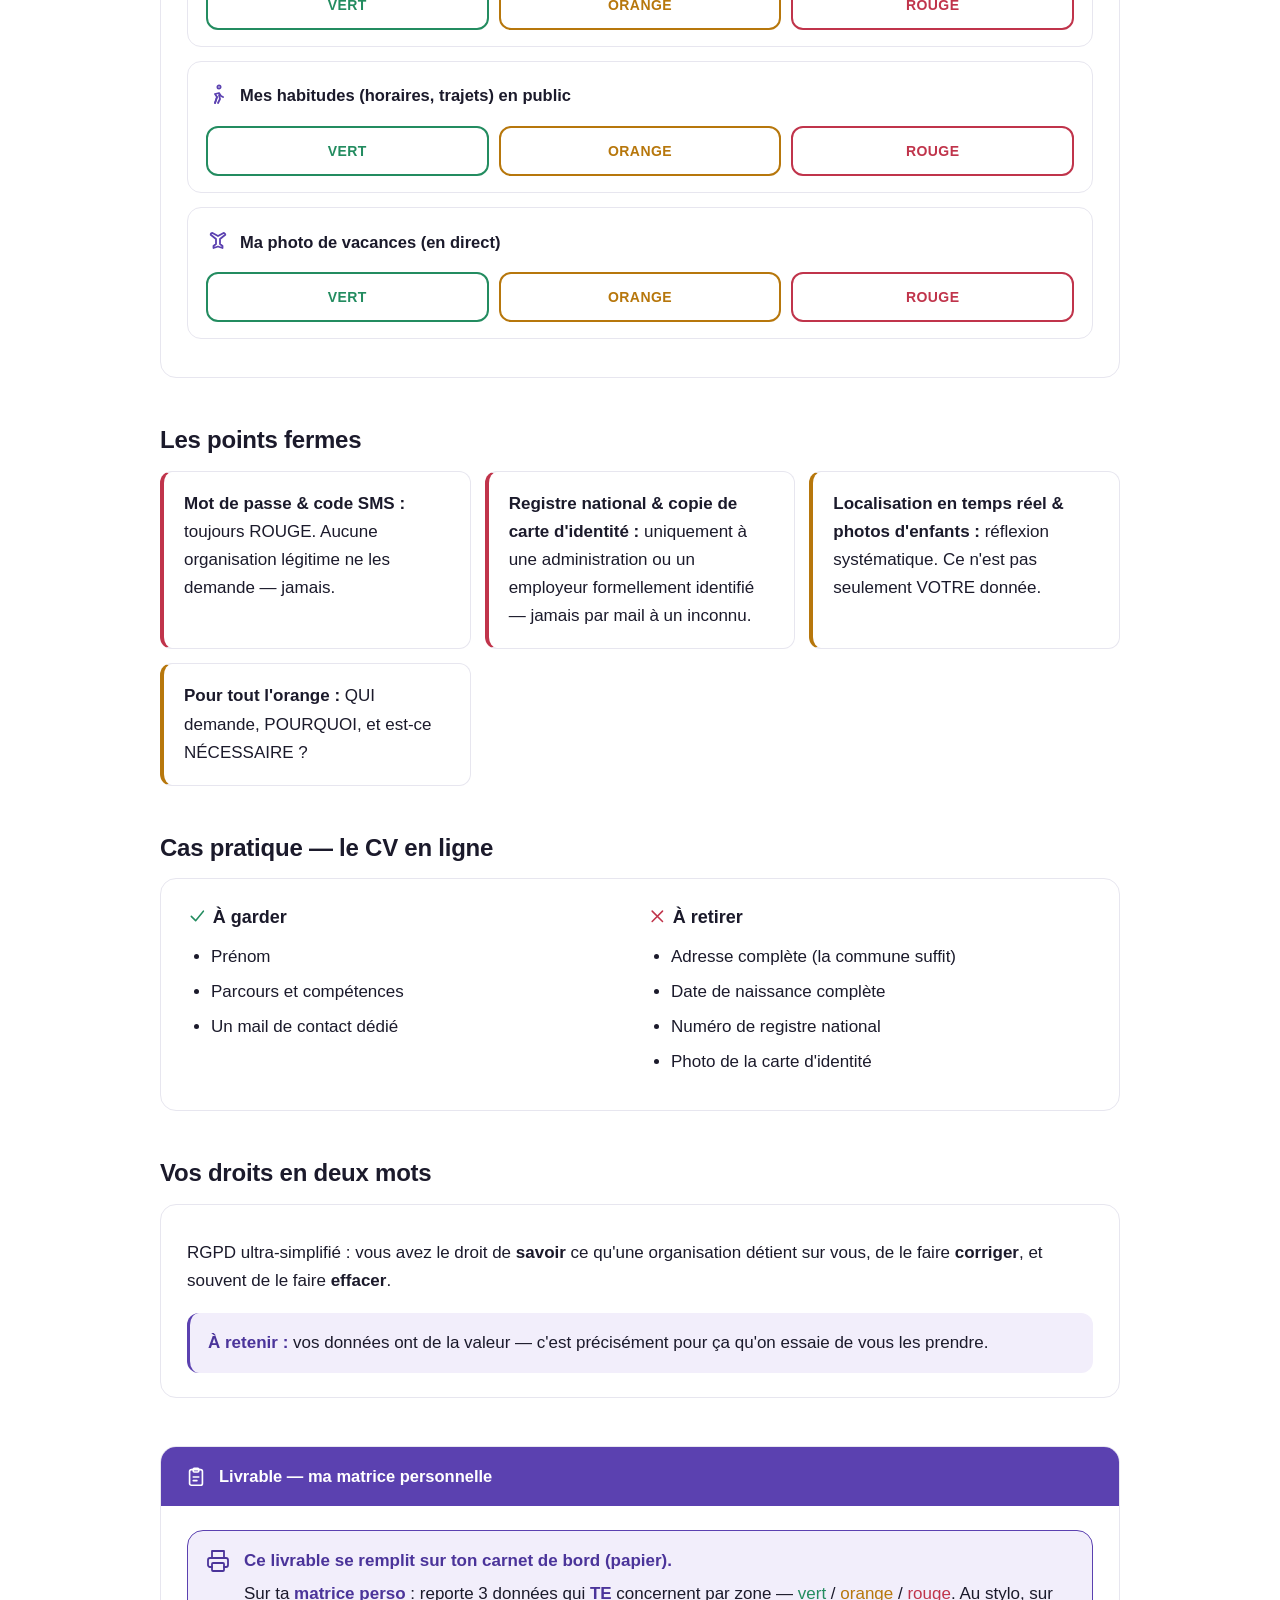
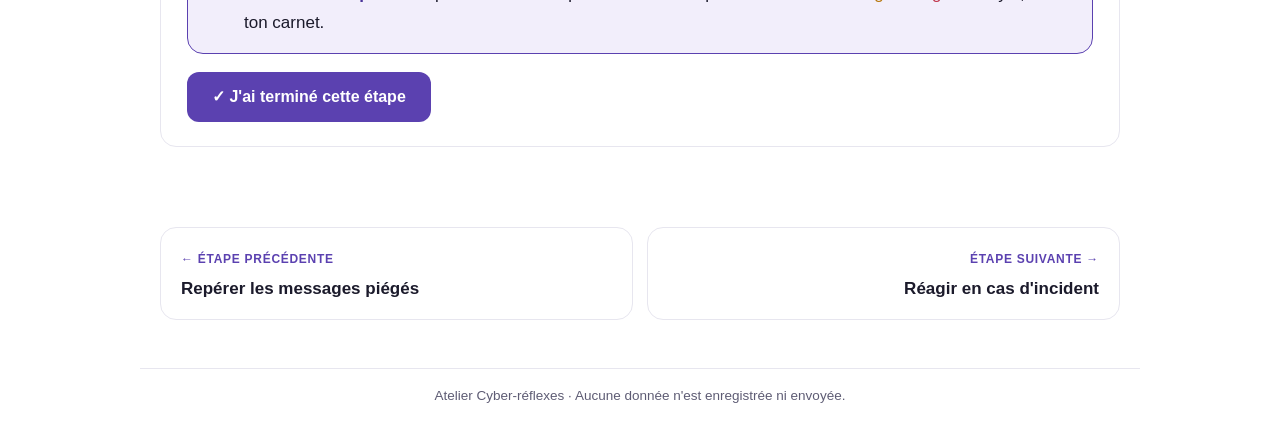
<file: etape4.html>
<!DOCTYPE html>
<html lang="fr">
<head>
<meta charset="UTF-8">
<meta name="viewport" content="width=device-width, initial-scale=1.0">
<title>Étape 4 · Maîtriser ses données — Cyber-réflexes</title>
<link rel="stylesheet" href="assets/style.css">
<style>
.donnee{background:var(--card); border:1px solid var(--border); border-radius:14px;
  box-shadow:var(--shadow); padding:16px 18px; margin-bottom:14px}
.donnee .intitule{font-weight:700; font-size:16.5px; display:flex; align-items:center; gap:10px}
.donnee .intitule .pic{font-size:22px}
.zones{display:flex; gap:10px; margin-top:12px; flex-wrap:wrap}
.zbtn{flex:1; min-width:104px; min-height:50px; border-radius:12px; border:2px solid; background:var(--card);
  font-weight:800; font-size:14px; letter-spacing:.03em; cursor:pointer; text-transform:uppercase}
.z-vert{color:var(--ok); border-color:var(--ok)}
.z-orange{color:var(--warn); border-color:var(--warn)}
.z-rouge{color:var(--bad); border-color:var(--bad)}
.zbtn.choisi{color:#fff}
.z-vert.choisi{background:var(--ok)}.z-orange.choisi{background:var(--warn)}.z-rouge.choisi{background:var(--bad)}
.zbtn:disabled{opacity:.4}
.zbtn.choisi:disabled,.zbtn.attendu:disabled{opacity:1}
.zbtn.attendu:not(.choisi){box-shadow:inset 0 0 0 2px currentColor}
.correction{display:none; margin-top:12px}
.correction.actif{display:block}
</style>
</head>
<body>
<header class="topbar">
  <a class="brand" href="index.html"><svg class="logo" width="30" height="30" viewBox="0 0 24 24" fill="none" aria-hidden="true"><path d="M12 2.5 4.5 5.5v5.2c0 4.6 3.1 8.4 7.5 10 4.4-1.6 7.5-5.4 7.5-10V5.5L12 2.5Z" fill="#5B41B0"/><path d="m8.6 12 2.3 2.3 4.5-4.6" stroke="#fff" stroke-width="1.8" stroke-linecap="round" stroke-linejoin="round"/></svg>Cyber-réflexes</a>
  <a class="nav-link" href="index.html#programme">Programme</a>
  <span class="etape-tag">Étape 4 · 12:35–13:25</span>
  <span class="spacer"></span>
  <span class="progres mono" id="progres">0 / 16 triées</span>
</header>

<main>
  <div class="hero-etape"><div class="he-copy">
    <div class="surtitre">Étape 4</div>
    <h1>Maîtriser ses données</h1>
    <p class="sous">Décider quoi partager, vérifier ou refuser de partager, et protéger sa vie privée en ligne.</p>
    <div class="meta-grid">
      <div class="meta"><b>Objectif</b>Se poser la question AVANT de remplir</div>
      <div class="meta"><b>Livrable</b>Matrice personnelle « Je peux / Je vérifie / Je ne partage pas »</div>
      <div class="meta"><b>Format</b>Équipes + confrontation</div>
    </div>
  </div>
    <figure class="he-media">
      <div class="ph">
        <svg width="34" height="34" viewBox="0 0 24 24" fill="none" aria-hidden="true"><rect x="3" y="4" width="18" height="16" rx="2" stroke="currentColor" stroke-width="1.5"/><circle cx="8.5" cy="9.5" r="1.6" stroke="currentColor" stroke-width="1.5"/><path d="m4 17 4.5-4.5 3.5 3.5 3-3L20 16.5" stroke="currentColor" stroke-width="1.5" stroke-linecap="round" stroke-linejoin="round"/></svg>
        <b>Visuel à venir</b>
        <small>assets/hero-etape4.jpg</small>
      </div>
      <img src="assets/hero-etape4.jpg" alt="Illustration : tri de données personnelles vert / orange / rouge" loading="lazy" onerror="this.remove()">
    </figure>
  </div>

  <section>
    <h2>Question flash</h2>
    <div class="quote">« Qui a déjà rempli un formulaire en ligne en se demandant pourquoi on lui réclamait
    sa date de naissance ? »</div>
    <p>Aujourd'hui, on apprend à se poser la question <b>AVANT</b> de remplir. La question-clé pour tout ce qui
    n'est pas évident : <b>QUI demande, POURQUOI, et est-ce NÉCESSAIRE ?</b></p>
  </section>

  <section class="exo">
    <div class="exo-tete"><span class="pic"><svg class="ei" viewBox="0 0 24 24" fill="none" stroke="currentColor" stroke-width="1.8" stroke-linecap="round" stroke-linejoin="round" aria-hidden="true"><path d="M3 7a2 2 0 0 1 2-2h4l2 2h8a2 2 0 0 1 2 2v8a2 2 0 0 1-2 2H5a2 2 0 0 1-2-2Z"/></svg></span><b>Exercice — le tri des données</b>
      <span class="compteur" id="compteur">0 / 16</span></div>
    <div class="exo-corps">
      <p>Pour chaque donnée, choisissez sa zone en équipe — puis comparez avec le classement indicatif proposé.</p>
      <div class="grid2" style="margin-bottom:18px">
        <div class="mini-carte" style="border-left:4px solid var(--ok)"><b style="color:var(--ok)">VERT</b> — je peux partager.</div>
        <div class="mini-carte" style="border-left:4px solid var(--warn)"><b style="color:var(--warn)">ORANGE</b> — je vérifie qui demande et pourquoi.</div>
        <div class="mini-carte" style="border-left:4px solid var(--bad)"><b style="color:var(--bad)">ROUGE</b> — je ne partage pas (ou jamais).</div>
      </div>
      <div class="memo">Il n'y a pas une seule bonne réponse partout — c'est voulu : le débat d'équipe fait l'apprentissage.
      Quand deux zones se discutent, les deux sont acceptées.</div>
      <div id="tri"></div>
      <div id="bilanTri"></div>
    </div>
  </section>

  <section>
    <h2>Les points fermes</h2>
    <div class="grid2">
      <div class="mini-carte" style="border-left:4px solid var(--bad)"><b>Mot de passe &amp; code SMS :</b> toujours ROUGE.
        Aucune organisation légitime ne les demande — jamais.</div>
      <div class="mini-carte" style="border-left:4px solid var(--bad)"><b>Registre national &amp; copie de carte d'identité :</b>
        uniquement à une administration ou un employeur formellement identifié — jamais par mail à un inconnu.</div>
      <div class="mini-carte" style="border-left:4px solid var(--warn)"><b>Localisation en temps réel &amp; photos d'enfants :</b>
        réflexion systématique. Ce n'est pas seulement VOTRE donnée.</div>
      <div class="mini-carte" style="border-left:4px solid var(--warn)"><b>Pour tout l'orange :</b>
        QUI demande, POURQUOI, et est-ce NÉCESSAIRE ?</div>
    </div>
  </section>

  <section>
    <h2>Cas pratique — le CV en ligne</h2>
    <div class="card">
      <div class="grid2">
        <div>
          <h3 style="margin-top:0"><svg class="ei ok" viewBox="0 0 24 24" fill="none" stroke="currentColor" stroke-width="1.8" stroke-linecap="round" stroke-linejoin="round" aria-hidden="true"><path d="m5 12 5 5 9-11"/></svg> À garder</h3>
          <ul>
            <li>Prénom</li>
            <li>Parcours et compétences</li>
            <li>Un mail de contact dédié</li>
          </ul>
        </div>
        <div>
          <h3 style="margin-top:0"><svg class="ei bad" viewBox="0 0 24 24" fill="none" stroke="currentColor" stroke-width="1.8" stroke-linecap="round" stroke-linejoin="round" aria-hidden="true"><path d="M6 6l12 12M18 6 6 18"/></svg> À retirer</h3>
          <ul>
            <li>Adresse complète (la commune suffit)</li>
            <li>Date de naissance complète</li>
            <li>Numéro de registre national</li>
            <li>Photo de la carte d'identité</li>
          </ul>
        </div>
      </div>
    </div>
  </section>

  <section>
    <h2>Vos droits en deux mots</h2>
    <div class="card">
      <p>RGPD ultra-simplifié : vous avez le droit de <b>savoir</b> ce qu'une organisation détient sur vous,
      de le faire <b>corriger</b>, et souvent de le faire <b>effacer</b>.</p>
      <div class="cle" style="margin-bottom:0"><b>À retenir :</b> vos données ont de la valeur —
      c'est précisément pour ça qu'on essaie de vous les prendre.</div>
    </div>
  </section>

  <section class="exo">
    <div class="exo-tete"><span class="pic"><svg class="ei" viewBox="0 0 24 24" fill="none" stroke="currentColor" stroke-width="1.8" stroke-linecap="round" stroke-linejoin="round" aria-hidden="true"><rect x="5" y="4" width="14" height="17" rx="2"/><rect x="9" y="2.5" width="6" height="4" rx="1"/><path d="M9 12h6M9 16h4"/></svg></span><b>Livrable — ma matrice personnelle</b></div>
    <div class="exo-corps">
      <div class="vers-carnet">
        <span class="ic"><svg width="24" height="24" viewBox="0 0 24 24" fill="none" stroke="currentColor" stroke-width="1.8" stroke-linecap="round" stroke-linejoin="round" aria-hidden="true"><path d="M6 9V2h12v7"/><path d="M6 18H4a2 2 0 0 1-2-2v-5a2 2 0 0 1 2-2h16a2 2 0 0 1 2 2v5a2 2 0 0 1-2 2h-2"/><rect x="6" y="14" width="12" height="8" rx="1"/></svg></span>
        <div>
          <b>Ce livrable se remplit sur ton carnet de bord (papier).</b>
          <p>Sur ta <b>matrice perso</b> : reporte 3 données qui <b>TE</b> concernent par zone —
          <span style="color:var(--ok)">vert</span> / <span style="color:var(--warn)">orange</span> / <span style="color:var(--bad)">rouge</span>. Au stylo, sur ton carnet.</p>
        </div>
      </div>
      <div class="actions">
        <button class="btn" id="finEtape">✓ J'ai terminé cette étape</button>
      </div>
      <div id="finMsg"></div>
    </div>
  </section>
</main>

<nav class="pager">
  <a href="etape3.html"><span class="dir">← Étape précédente</span><span class="titre" style="display:block">Repérer les messages piégés</span></a>
  <a class="suivant" href="etape5.html"><span class="dir">Étape suivante →</span><span class="titre" style="display:block">Réagir en cas d'incident</span></a>
</nav>
<footer class="colophon">Atelier Cyber-réflexes · Aucune donnée n'est enregistrée ni envoyée.</footer>

<script src="assets/site.js"></script>
<script>
(function(){
// zones : tableau des zones acceptées ; la première est la zone « de référence »
var CARTES=[
 {pic:'<svg class="ei" viewBox="0 0 24 24" fill="none" stroke="currentColor" stroke-width="1.8" stroke-linecap="round" stroke-linejoin="round" aria-hidden="true"><circle cx="12" cy="12" r="9"/><path d="M8 14a4 4 0 0 0 8 0"/><path d="M9 9h.01M15 9h.01"/></svg>', nom:'Mon prénom', zones:['vert'],
  note:'Donnée publique par nature.'},
 {pic:'<svg class="ei" viewBox="0 0 24 24" fill="none" stroke="currentColor" stroke-width="1.8" stroke-linecap="round" stroke-linejoin="round" aria-hidden="true"><rect x="3" y="4" width="18" height="16" rx="2"/><circle cx="8.5" cy="9.5" r="1.5"/><path d="m4 17 4.5-4.5 3.5 3.5 3-3L20 16.5"/></svg>', nom:'Ma photo de profil', zones:['vert','orange'],
  note:'Choisie et maîtrisée : ok. Attention à ce qu\'elle révèle (lieu, enfants).'},
 {pic:'<svg class="ei" viewBox="0 0 24 24" fill="none" stroke="currentColor" stroke-width="1.8" stroke-linecap="round" stroke-linejoin="round" aria-hidden="true"><path d="M6 2h7l5 5v13a1 1 0 0 1-1 1H6a1 1 0 0 1-1-1V3a1 1 0 0 1 1-1Z"/><path d="M13 2v6h6"/><path d="M9 13h6M9 17h6"/></svg>', nom:'Mon CV (parcours, mail de contact)', zones:['vert','orange'],
  note:'Fait pour être diffusé — mais nettoyé (voir le cas pratique CV plus bas).'},
 {pic:'<svg class="ei" viewBox="0 0 24 24" fill="none" stroke="currentColor" stroke-width="1.8" stroke-linecap="round" stroke-linejoin="round" aria-hidden="true"><path d="M5 4h4l2 5-3 2a11 11 0 0 0 5 5l2-3 5 2v4a2 2 0 0 1-2 2A16 16 0 0 1 3 6a2 2 0 0 1 2-2Z"/></svg>', nom:'Mon numéro de GSM', zones:['orange'],
  note:'À qui ? Un recruteur identifié oui, un formulaire douteux non.'},
 {pic:'<svg class="ei" viewBox="0 0 24 24" fill="none" stroke="currentColor" stroke-width="1.8" stroke-linecap="round" stroke-linejoin="round" aria-hidden="true"><path d="m3 11 9-7 9 7"/><path d="M5 10v10h14V10"/><path d="M10 20v-6h4v6"/></svg>', nom:'Mon adresse complète', zones:['orange'],
  note:'Nécessaire pour une administration ou une livraison ; inutile sur un CV public ou un réseau social.'},
 {pic:'<svg class="ei" viewBox="0 0 24 24" fill="none" stroke="currentColor" stroke-width="1.8" stroke-linecap="round" stroke-linejoin="round" aria-hidden="true"><path d="M4 21v-6a2 2 0 0 1 2-2h12a2 2 0 0 1 2 2v6Z"/><path d="M4 17h16"/><path d="M12 8v5"/><path d="M12 5a1.4 1.4 0 1 0 0-2.8A1.4 1.4 0 0 0 12 5Z"/></svg>', nom:'Ma date de naissance complète', zones:['orange'],
  note:'Sert à usurper l\'identité. L\'année seule suffit presque toujours.'},
 {pic:'<svg class="ei" viewBox="0 0 24 24" fill="none" stroke="currentColor" stroke-width="1.8" stroke-linecap="round" stroke-linejoin="round" aria-hidden="true"><path d="M12 21s7-6.3 7-11a7 7 0 0 0-14 0c0 4.7 7 11 7 11Z"/><circle cx="12" cy="10" r="2.5"/></svg>', nom:'Ma localisation en temps réel', zones:['orange','rouge'],
  note:'Réservée aux proches choisis. Jamais en public.'},
 {pic:'<svg class="ei" viewBox="0 0 24 24" fill="none" stroke="currentColor" stroke-width="1.8" stroke-linecap="round" stroke-linejoin="round" aria-hidden="true"><path d="M9 12h.01M15 12h.01"/><path d="M10 16a3.5 3.5 0 0 0 4 0"/><path d="M12 3a7 7 0 0 0-7 7v3a7 7 0 0 0 14 0v-3a7 7 0 0 0-7-7Z"/></svg>', nom:'Une photo de mes enfants / proches', zones:['orange','rouge'],
  note:'Ce n\'est pas seulement MA donnée — c\'est aussi la leur.'},
 {pic:'<svg class="ei" viewBox="0 0 24 24" fill="none" stroke="currentColor" stroke-width="1.8" stroke-linecap="round" stroke-linejoin="round" aria-hidden="true"><path d="M4 21h16M4 10h16"/><path d="M6 10v8M10 10v8M14 10v8M18 10v8"/><path d="m12 3 8 5H4Z"/></svg>', nom:'Mon IBAN', zones:['orange'],
  note:'Légitime pour un employeur ou une administration identifiés ; jamais par mail à un inconnu.'},
 {pic:'<svg class="ei" viewBox="0 0 24 24" fill="none" stroke="currentColor" stroke-width="1.8" stroke-linecap="round" stroke-linejoin="round" aria-hidden="true"><rect x="3" y="4" width="18" height="16" rx="2"/><circle cx="9" cy="10" r="2"/><path d="M6 17a3 3 0 0 1 6 0"/><path d="M15 9h3M15 13h3"/></svg>', nom:'Mon numéro de registre national', zones:['rouge'],
  note:'La clé de l\'identité belge. Uniquement en face-à-face administratif ou canal sécurisé officiel (administration / employeur formel).'},
 {pic:'<svg class="ei" viewBox="0 0 24 24" fill="none" stroke="currentColor" stroke-width="1.8" stroke-linecap="round" stroke-linejoin="round" aria-hidden="true"><rect x="3" y="5" width="18" height="14" rx="2"/><path d="M3 10h18"/></svg>', nom:'Une copie de ma carte d\'identité', zones:['rouge'],
  note:'Permet d\'ouvrir des crédits à votre nom. Jamais en pièce jointe à un inconnu.'},
 {pic:'<svg class="ei" viewBox="0 0 24 24" fill="none" stroke="currentColor" stroke-width="1.8" stroke-linecap="round" stroke-linejoin="round" aria-hidden="true"><path d="m8 12 3 3 5-5"/><path d="M5 8h14l1.5 12H3.5Z"/></svg>', nom:'Mon opinion politique / religieuse', zones:['orange','rouge'],
  note:'Donnée dite sensible : sa diffusion vous suit longtemps.'},
 {pic:'<svg class="ei" viewBox="0 0 24 24" fill="none" stroke="currentColor" stroke-width="1.8" stroke-linecap="round" stroke-linejoin="round" aria-hidden="true"><circle cx="8" cy="15" r="4"/><path d="m11 12 8-8"/><path d="m17 4 3 3M14 7l3 3"/></svg>', nom:'Mon mot de passe', zones:['rouge'],
  note:'Ne se partage avec personne. Aucune organisation légitime ne le demande. ROUGE — toujours.'},
 {pic:'<svg class="ei" viewBox="0 0 24 24" fill="none" stroke="currentColor" stroke-width="1.8" stroke-linecap="round" stroke-linejoin="round" aria-hidden="true"><path d="M4 12a8 8 0 1 1 3.5 6.6L3 20l1.4-4A8 8 0 0 1 4 12Z"/></svg>', nom:'Un code reçu par SMS', zones:['rouge'],
  note:'Le transmettre, c\'est ouvrir soi-même la porte. ROUGE — toujours.'},
 {pic:'<svg class="ei" viewBox="0 0 24 24" fill="none" stroke="currentColor" stroke-width="1.8" stroke-linecap="round" stroke-linejoin="round" aria-hidden="true"><circle cx="13" cy="4" r="1.6"/><path d="m9 20 2-6-2-3 4-1 2 3 2 1"/><path d="m11 14-2 6M13 12l1 4-2 4"/></svg>', nom:'Mes habitudes (horaires, trajets) en public', zones:['orange'],
  note:'Indique quand vous n\'êtes pas chez vous.'},
 {pic:'<svg class="ei" viewBox="0 0 24 24" fill="none" stroke="currentColor" stroke-width="1.8" stroke-linecap="round" stroke-linejoin="round" aria-hidden="true"><path d="M17.5 4a1.8 1.8 0 0 1 1.8 1.8L14 10v5l2.5 2v2L12 17.5 7.5 19v-2L10 15v-5L4.7 5.8A1.8 1.8 0 0 1 6.5 4L12 7Z"/></svg>', nom:'Ma photo de vacances (en direct)', zones:['orange'],
  note:'Publiée pendant le séjour, elle annonce que la maison est vide. Après le retour : moins risqué.'}
];
var ZLIB={vert:'VERT · je partage', orange:'ORANGE · je vérifie', rouge:'ROUGE · jamais'};
var ZTAG={vert:'ok', orange:'verif', rouge:'alerte'};
var faites=0, accord=0;
var tri=document.getElementById('tri');

CARTES.forEach(function(c,i){
  var d=document.createElement('div'); d.className='donnee';
  d.innerHTML='<div class="intitule"><span class="pic">'+c.pic+'</span>'+c.nom+'</div>'+
    '<div class="zones">'+
    '<button class="zbtn z-vert" data-i="'+i+'" data-z="vert">Vert</button>'+
    '<button class="zbtn z-orange" data-i="'+i+'" data-z="orange">Orange</button>'+
    '<button class="zbtn z-rouge" data-i="'+i+'" data-z="rouge">Rouge</button></div>'+
    '<div class="correction" id="cor-'+i+'"></div>';
  tri.appendChild(d);
});

tri.addEventListener('click',function(e){
  var b=e.target.closest('.zbtn'); if(!b||b.disabled) return;
  var i=parseInt(b.dataset.i,10), z=b.dataset.z, c=CARTES[i];
  var zone=b.parentElement;
  zone.querySelectorAll('.zbtn').forEach(function(x){
    x.disabled=true;
    if(x===b) x.classList.add('choisi');
    if(c.zones.indexOf(x.dataset.z)>-1) x.classList.add('attendu');
  });
  var ok=c.zones.indexOf(z)>-1;
  faites++; if(ok) accord++;
  var libZones=c.zones.map(function(zz){return ZLIB[zz];}).join(' ou ');
  var cor=document.getElementById('cor-'+i);
  cor.innerHTML='<div class="resultat '+ZTAG[c.zones[0]]+'">'+
    '<span class="tag '+ZTAG[c.zones[0]]+'">'+libZones+'</span>'+
    '<p style="margin-bottom:0">'+(ok?'✓ Même lecture que le classement proposé. ':'Le classement proposé range cette donnée autrement. ')+c.note+'</p></div>';
  cor.classList.add('actif');
  document.getElementById('progres').textContent=faites+' / '+CARTES.length+' triées';
  document.getElementById('compteur').textContent=faites+' / '+CARTES.length;
  if(faites===CARTES.length){
    document.getElementById('bilanTri').innerHTML=
      '<div class="resultat ok" style="margin-top:8px"><span class="tag ok">Tri terminé</span>'+
      '<p style="margin-bottom:0">Concordance avec le classement proposé : '+accord+' / '+CARTES.length+'. '+
      'Les écarts sur l\'orange sont normaux — c\'est justement là que la question « qui, pourquoi, nécessaire ? » se pose.</p></div>';
  }
});

document.getElementById('finEtape').addEventListener('click',function(){
  CR.marquer('etape4');
  document.getElementById('finMsg').innerHTML=
    '<div class="resultat ok"><span class="tag ok">Étape validée</span>'+
    '<p style="margin-bottom:0">Reportez votre matrice sur votre carnet de bord — il part avec vous. Prochaine étape : réagir quand ça arrive quand même.</p></div>';
});
})();
</script>
</body>
</html>
</file>
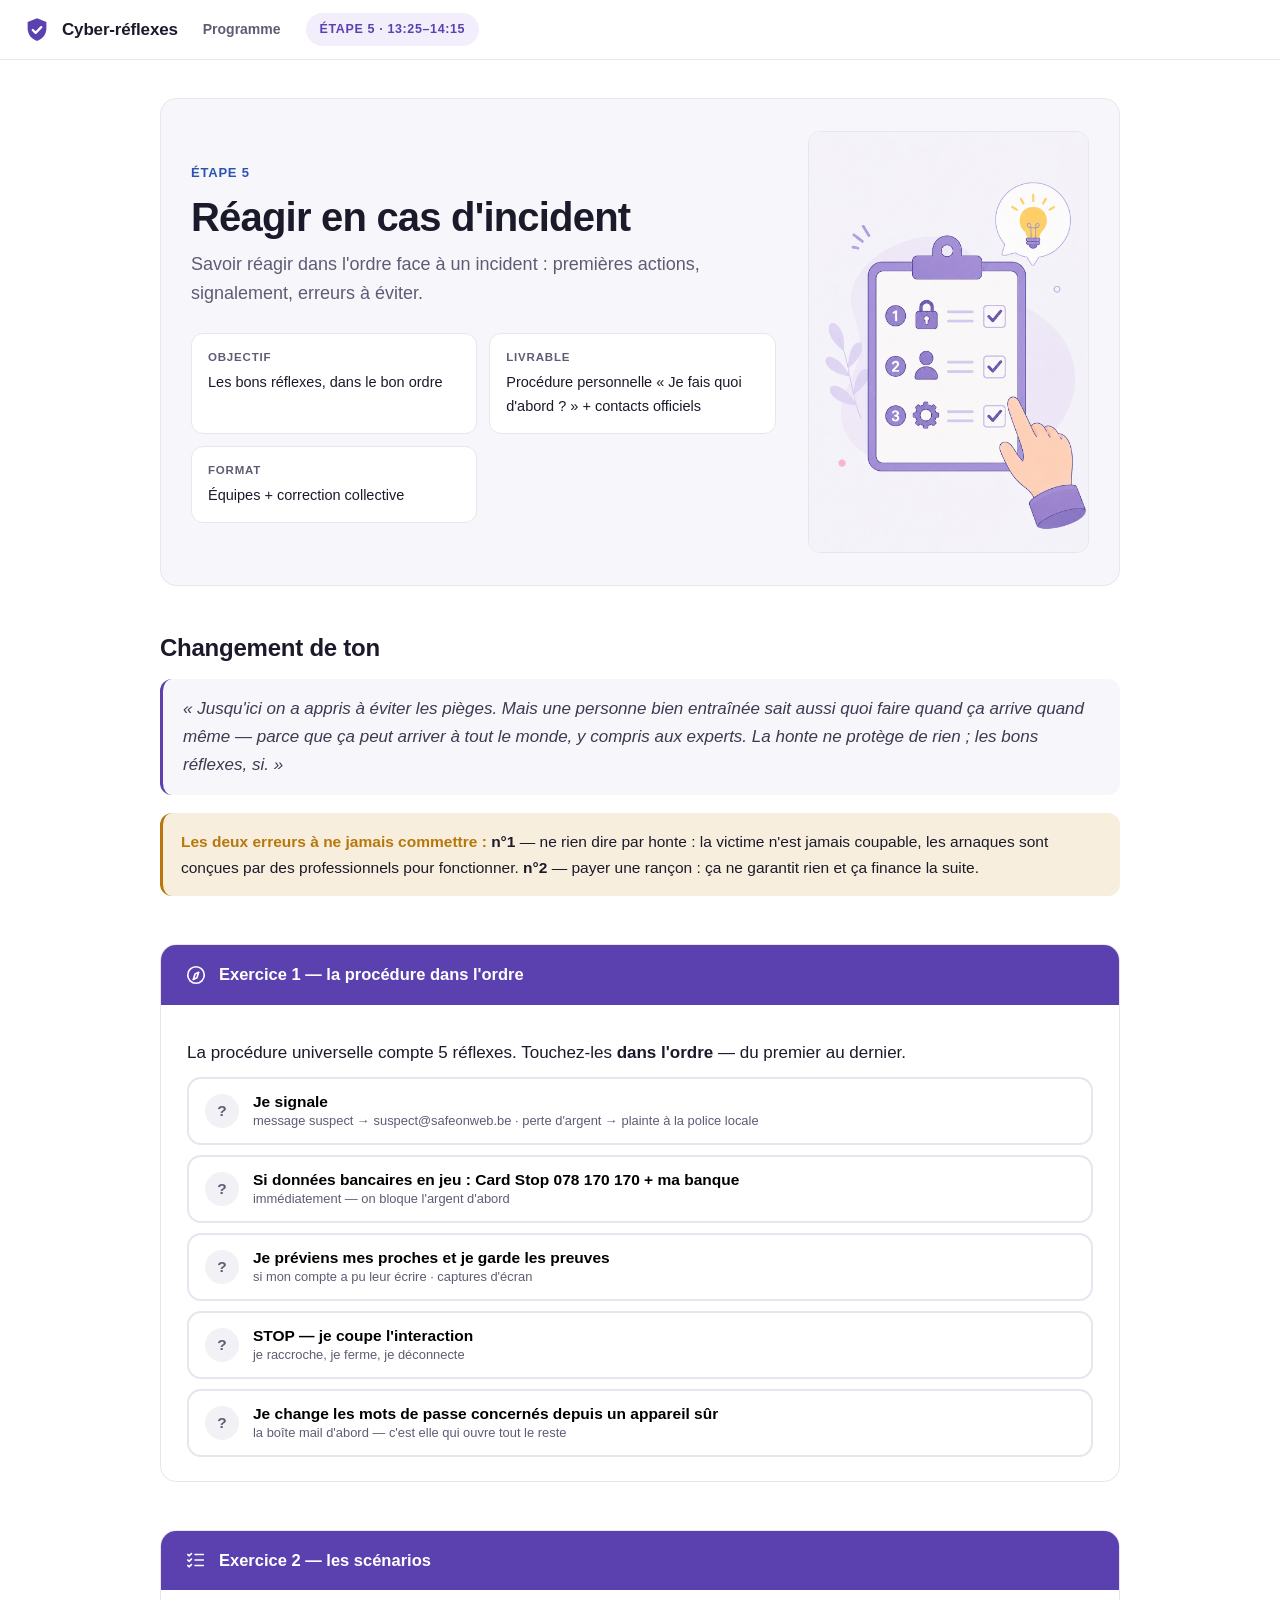
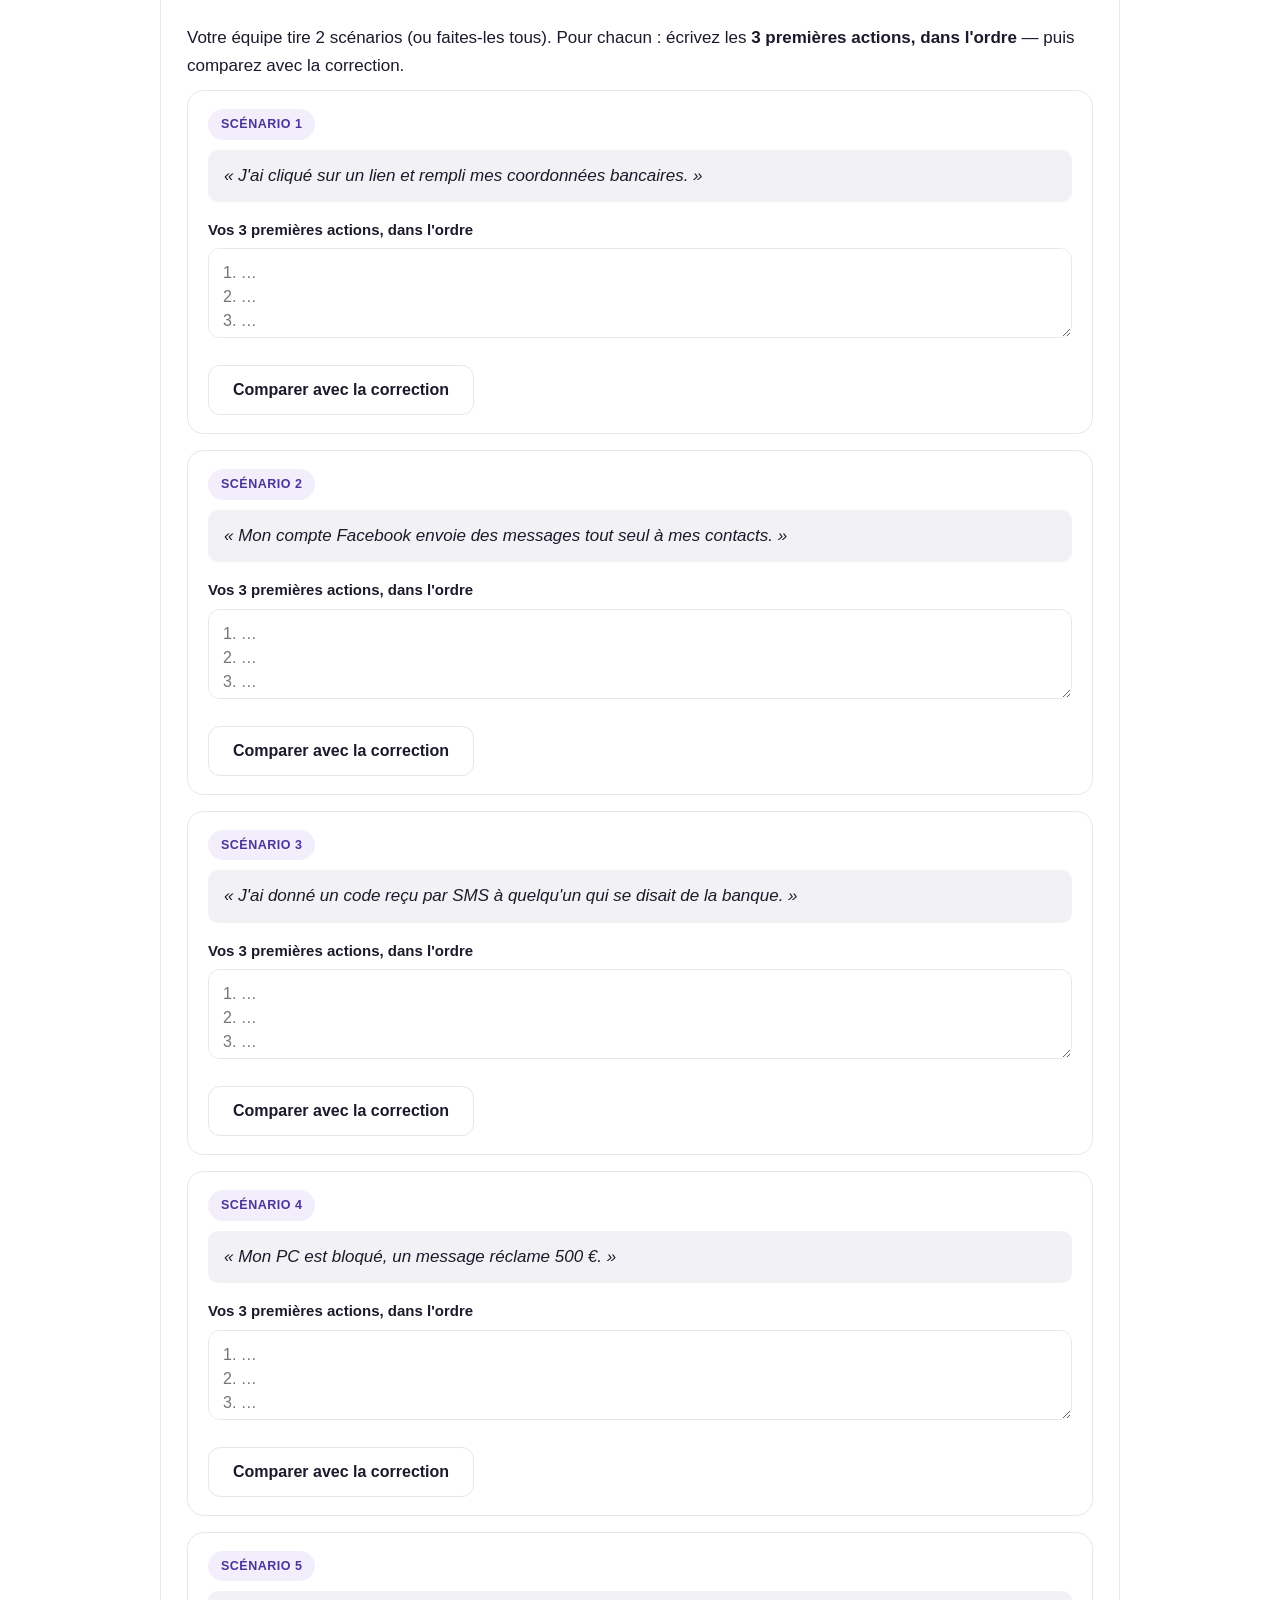
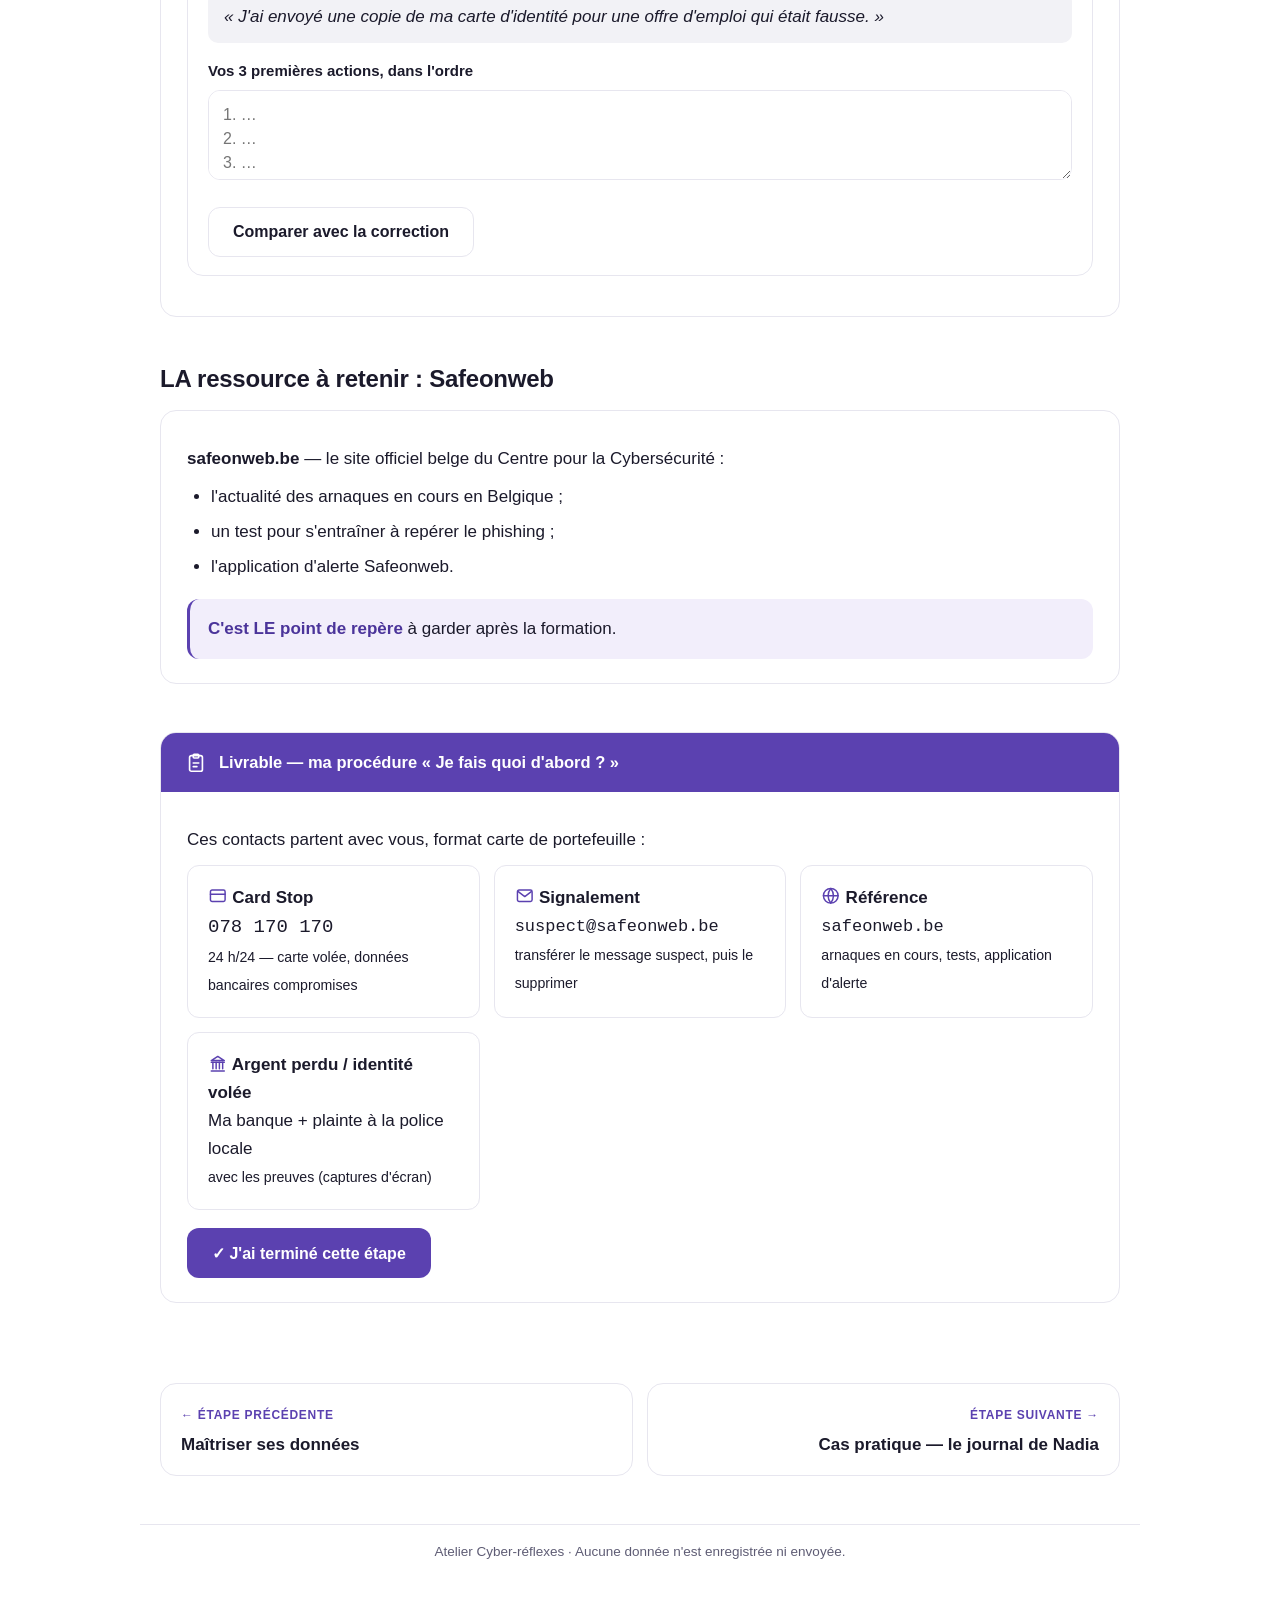
<file: etape5.html>
<!DOCTYPE html>
<html lang="fr">
<head>
<meta charset="UTF-8">
<meta name="viewport" content="width=device-width, initial-scale=1.0">
<title>Étape 5 · Réagir en cas d'incident — Cyber-réflexes</title>
<link rel="stylesheet" href="assets/style.css">
<style>
.ordre-jeu{display:grid; gap:10px}
.ordre-btn{display:flex; align-items:center; gap:14px; text-align:left;
  background:var(--card); border:2px solid var(--border); border-radius:14px;
  padding:14px 16px; font-size:15.5px; cursor:pointer; min-height:56px}
.ordre-btn:hover{border-color:var(--mauve)}
.ordre-btn .rang{width:34px; height:34px; border-radius:50%; flex:none;
  background:var(--grey-soft); color:var(--muted); font-weight:800;
  display:flex; align-items:center; justify-content:center}
.ordre-btn.place{border-color:var(--ok); background:var(--ok-soft); cursor:default}
.ordre-btn.place .rang{background:var(--ok); color:#fff}
.ordre-btn.raté{animation:secousse .3s}
@keyframes secousse{0%,100%{transform:translateX(0)}25%{transform:translateX(-6px)}75%{transform:translateX(6px)}}
.scenario{background:var(--card); border:1px solid var(--border); border-radius:var(--radius);
  box-shadow:var(--shadow); padding:18px 20px; margin-bottom:16px}
.scenario .enonce{font-style:italic; background:var(--grey-soft); border-radius:10px; padding:12px 16px}
.scenario .attendu{display:none; margin-top:12px}
.scenario .attendu.actif{display:block}
</style>
</head>
<body>
<header class="topbar">
  <a class="brand" href="index.html"><svg class="logo" width="30" height="30" viewBox="0 0 24 24" fill="none" aria-hidden="true"><path d="M12 2.5 4.5 5.5v5.2c0 4.6 3.1 8.4 7.5 10 4.4-1.6 7.5-5.4 7.5-10V5.5L12 2.5Z" fill="#5B41B0"/><path d="m8.6 12 2.3 2.3 4.5-4.6" stroke="#fff" stroke-width="1.8" stroke-linecap="round" stroke-linejoin="round"/></svg>Cyber-réflexes</a>
  <a class="nav-link" href="index.html#programme">Programme</a>
  <span class="etape-tag">Étape 5 · 13:25–14:15</span>
</header>

<main>
  <div class="hero-etape"><div class="he-copy">
    <div class="surtitre">Étape 5</div>
    <h1>Réagir en cas d'incident</h1>
    <p class="sous">Savoir réagir dans l'ordre face à un incident : premières actions, signalement, erreurs à éviter.</p>
    <div class="meta-grid">
      <div class="meta"><b>Objectif</b>Les bons réflexes, dans le bon ordre</div>
      <div class="meta"><b>Livrable</b>Procédure personnelle « Je fais quoi d'abord ? » + contacts officiels</div>
      <div class="meta"><b>Format</b>Équipes + correction collective</div>
    </div>
  </div>
    <figure class="he-media">
      <div class="ph">
        <svg width="34" height="34" viewBox="0 0 24 24" fill="none" aria-hidden="true"><rect x="3" y="4" width="18" height="16" rx="2" stroke="currentColor" stroke-width="1.5"/><circle cx="8.5" cy="9.5" r="1.6" stroke="currentColor" stroke-width="1.5"/><path d="m4 17 4.5-4.5 3.5 3.5 3-3L20 16.5" stroke="currentColor" stroke-width="1.5" stroke-linecap="round" stroke-linejoin="round"/></svg>
        <b>Visuel à venir</b>
        <small>assets/hero-etape5.jpg</small>
      </div>
      <img src="assets/hero-etape5.jpg" alt="Illustration : réagir à un incident de sécurité" loading="lazy" onerror="this.remove()">
    </figure>
  </div>

  <section>
    <h2>Changement de ton</h2>
    <div class="quote">« Jusqu'ici on a appris à éviter les pièges. Mais une personne bien entraînée sait aussi
    quoi faire quand ça arrive quand même — parce que ça peut arriver à tout le monde, y compris aux experts.
    La honte ne protège de rien ; les bons réflexes, si. »</div>
    <div class="avert"><b>Les deux erreurs à ne jamais commettre :</b>
      <b>n°1</b> — ne rien dire par honte : la victime n'est jamais coupable, les arnaques sont conçues par des professionnels pour fonctionner.
      <b>n°2</b> — payer une rançon : ça ne garantit rien et ça finance la suite.</div>
  </section>

  <section class="exo">
    <div class="exo-tete"><span class="pic"><svg class="ei" viewBox="0 0 24 24" fill="none" stroke="currentColor" stroke-width="1.8" stroke-linecap="round" stroke-linejoin="round" aria-hidden="true"><circle cx="12" cy="12" r="9"/><path d="m15 9-2 6-4 2 2-6Z"/></svg></span><b>Exercice 1 — la procédure dans l'ordre</b></div>
    <div class="exo-corps">
      <p>La procédure universelle compte 5 réflexes. Touchez-les <b>dans l'ordre</b> — du premier au dernier.</p>
      <div class="ordre-jeu" id="ordreJeu"></div>
      <div id="ordreBilan"></div>
    </div>
  </section>

  <section class="exo">
    <div class="exo-tete"><span class="pic"><svg class="ei" viewBox="0 0 24 24" fill="none" stroke="currentColor" stroke-width="1.8" stroke-linecap="round" stroke-linejoin="round" aria-hidden="true"><path d="M11 6h9M11 12h9M11 18h9"/><path d="m3 6 1.4 1.4L7 5M3 12l1.4 1.4L7 11M3 18l1.4 1.4L7 17"/></svg></span><b>Exercice 2 — les scénarios</b></div>
    <div class="exo-corps">
      <p>Votre équipe tire 2 scénarios (ou faites-les tous). Pour chacun : écrivez les <b>3 premières actions,
      dans l'ordre</b> — puis comparez avec la correction.</p>
      <div id="scenarios"></div>
    </div>
  </section>

  <section>
    <h2>LA ressource à retenir : Safeonweb</h2>
    <div class="card">
      <p><b>safeonweb.be</b> — le site officiel belge du Centre pour la Cybersécurité :</p>
      <ul>
        <li>l'actualité des arnaques en cours en Belgique ;</li>
        <li>un test pour s'entraîner à repérer le phishing ;</li>
        <li>l'application d'alerte Safeonweb.</li>
      </ul>
      <div class="cle" style="margin-bottom:0"><b>C'est LE point de repère</b> à garder après la formation.</div>
    </div>
  </section>

  <section class="exo">
    <div class="exo-tete"><span class="pic"><svg class="ei" viewBox="0 0 24 24" fill="none" stroke="currentColor" stroke-width="1.8" stroke-linecap="round" stroke-linejoin="round" aria-hidden="true"><rect x="5" y="4" width="14" height="17" rx="2"/><rect x="9" y="2.5" width="6" height="4" rx="1"/><path d="M9 12h6M9 16h4"/></svg></span><b>Livrable — ma procédure « Je fais quoi d'abord ? »</b></div>
    <div class="exo-corps">
      <p>Ces contacts partent avec vous, format carte de portefeuille :</p>
      <div class="grid2">
        <div class="mini-carte"><b><svg class="ei" viewBox="0 0 24 24" fill="none" stroke="currentColor" stroke-width="1.8" stroke-linecap="round" stroke-linejoin="round" aria-hidden="true"><rect x="3" y="5" width="18" height="14" rx="2"/><path d="M3 10h18"/></svg> Card Stop</b><br><span class="mono" style="font-size:19px">078 170 170</span><br><small>24 h/24 — carte volée, données bancaires compromises</small></div>
        <div class="mini-carte"><b><svg class="ei" viewBox="0 0 24 24" fill="none" stroke="currentColor" stroke-width="1.8" stroke-linecap="round" stroke-linejoin="round" aria-hidden="true"><rect x="3" y="5" width="18" height="14" rx="2"/><path d="m4 7 8 6 8-6"/></svg> Signalement</b><br><span class="mono">suspect@safeonweb.be</span><br><small>transférer le message suspect, puis le supprimer</small></div>
        <div class="mini-carte"><b><svg class="ei" viewBox="0 0 24 24" fill="none" stroke="currentColor" stroke-width="1.8" stroke-linecap="round" stroke-linejoin="round" aria-hidden="true"><circle cx="12" cy="12" r="9"/><path d="M3 12h18"/><path d="M12 3a14 14 0 0 1 0 18 14 14 0 0 1 0-18Z"/></svg> Référence</b><br><span class="mono">safeonweb.be</span><br><small>arnaques en cours, tests, application d'alerte</small></div>
        <div class="mini-carte"><b><svg class="ei" viewBox="0 0 24 24" fill="none" stroke="currentColor" stroke-width="1.8" stroke-linecap="round" stroke-linejoin="round" aria-hidden="true"><path d="M4 21h16M4 10h16"/><path d="M6 10v8M10 10v8M14 10v8M18 10v8"/><path d="m12 3 8 5H4Z"/></svg> Argent perdu / identité volée</b><br>Ma banque + plainte à la police locale<br><small>avec les preuves (captures d'écran)</small></div>
      </div>
      <div class="actions">
        <button class="btn" id="finEtape">✓ J'ai terminé cette étape</button>
      </div>
      <div id="finMsg"></div>
    </div>
  </section>
</main>

<nav class="pager">
  <a href="etape4.html"><span class="dir">← Étape précédente</span><span class="titre" style="display:block">Maîtriser ses données</span></a>
  <a class="suivant" href="nadia.html"><span class="dir">Étape suivante →</span><span class="titre" style="display:block">Cas pratique — le journal de Nadia</span></a>
</nav>
<footer class="colophon">Atelier Cyber-réflexes · Aucune donnée n'est enregistrée ni envoyée.</footer>

<script src="assets/site.js"></script>
<script>
(function(){
/* ---- Exercice 1 : remettre la procédure dans l'ordre ---- */
var ETAPES=[
 {t:'STOP — je coupe l\'interaction', d:'je raccroche, je ferme, je déconnecte'},
 {t:'Si données bancaires en jeu : Card Stop 078 170 170 + ma banque', d:'immédiatement — on bloque l\'argent d\'abord'},
 {t:'Je change les mots de passe concernés depuis un appareil sûr', d:'la boîte mail d\'abord — c\'est elle qui ouvre tout le reste'},
 {t:'Je signale', d:'message suspect → suspect@safeonweb.be · perte d\'argent → plainte à la police locale'},
 {t:'Je préviens mes proches et je garde les preuves', d:'si mon compte a pu leur écrire · captures d\'écran'}
];
var melange=[3,1,4,0,2]; // ordre d'affichage volontairement mélangé
var attendu=0;
var jeu=document.getElementById('ordreJeu');
melange.forEach(function(idx){
  var b=document.createElement('button');
  b.className='ordre-btn'; b.dataset.idx=idx;
  b.innerHTML='<span class="rang">?</span><span><b>'+ETAPES[idx].t+'</b><br><small style="color:var(--muted)">'+ETAPES[idx].d+'</small></span>';
  jeu.appendChild(b);
});
jeu.addEventListener('click',function(e){
  var b=e.target.closest('.ordre-btn');
  if(!b||b.classList.contains('place')) return;
  var idx=parseInt(b.dataset.idx,10);
  if(idx===attendu){
    b.classList.add('place');
    b.querySelector('.rang').textContent=idx+1;
    attendu++;
    if(attendu===ETAPES.length){
      document.getElementById('ordreBilan').innerHTML=
        '<div class="resultat ok" style="margin-top:14px"><span class="tag ok">Procédure maîtrisée</span>'+
        '<p style="margin-bottom:0">C\'est cet ordre-là qui limite les dégâts : on coupe, on bloque l\'argent, on reprend les accès, on signale, on protège les autres.</p></div>';
    }
  } else {
    b.classList.remove('raté'); void b.offsetWidth; b.classList.add('raté');
  }
});

/* ---- Exercice 2 : scénarios ---- */
var SCENARIOS=[
 {s:'J\'ai cliqué sur un lien et rempli mes coordonnées bancaires.',
  a:['Card Stop 078 170 170 + ma banque immédiatement.',
     'Surveiller le compte / faire bloquer.',
     'Signaler à suspect@safeonweb.be ; plainte à la police si de l\'argent a bougé.']},
 {s:'Mon compte Facebook envoie des messages tout seul à mes contacts.',
  a:['Changer le mot de passe (et celui de la boîte mail s\'il est identique).',
     'Déconnecter toutes les sessions dans les paramètres de sécurité.',
     'Prévenir mes contacts de ne pas cliquer.']},
 {s:'J\'ai donné un code reçu par SMS à quelqu\'un qui se disait de la banque.',
  a:['Raccrocher, ne pas rappeler.',
     'Appeler soi-même la vraie banque + Card Stop 078 170 170.',
     'Changer les mots de passe concernés ; garder les preuves.']},
 {s:'Mon PC est bloqué, un message réclame 500 €.',
  a:['Ne pas payer — payer ne garantit rien et finance la suite.',
     'Débrancher le PC du réseau.',
     'Demander de l\'aide (proche compétent, réparateur) et signaler ; plainte à la police.']},
 {s:'J\'ai envoyé une copie de ma carte d\'identité pour une offre d\'emploi qui était fausse.',
  a:['Plainte à la police (risque d\'usurpation d\'identité) — avec les preuves.',
     'Prévenir sa banque, surveiller ses comptes.',
     'Signaler à suspect@safeonweb.be ; se méfier des contacts qui suivront (les données se revendent).']}
];
var wrap=document.getElementById('scenarios');
SCENARIOS.forEach(function(sc,i){
  var d=document.createElement('div'); d.className='scenario';
  d.innerHTML='<div><span class="tag mauve">Scénario '+(i+1)+'</span></div>'+
    '<div class="enonce" style="margin-top:10px">« '+sc.s+' »</div>'+
    '<label for="s'+i+'a">Vos 3 premières actions, dans l\'ordre</label>'+
    '<textarea id="s'+i+'a" placeholder="1. …&#10;2. …&#10;3. …" style="min-height:90px"></textarea>'+
    '<div class="actions"><button class="btn ghost" data-i="'+i+'">Comparer avec la correction</button></div>'+
    '<div class="attendu" id="att-'+i+'"><div class="resultat ok"><span class="tag ok">Actions attendues</span>'+
    '<ol style="margin-bottom:0">'+sc.a.map(function(x){return '<li>'+x+'</li>';}).join('')+'</ol></div></div>';
  wrap.appendChild(d);
});
wrap.addEventListener('click',function(e){
  var b=e.target.closest('button[data-i]'); if(!b) return;
  document.getElementById('att-'+b.dataset.i).classList.add('actif');
});

document.getElementById('finEtape').addEventListener('click',function(){
  CR.marquer('etape5');
  document.getElementById('finMsg').innerHTML=
    '<div class="resultat ok"><span class="tag ok">Étape validée</span>'+
    '<p style="margin-bottom:0">Vous savez maintenant quoi faire, dans l\'ordre. Place au cas pratique final : le journal de Nadia.</p></div>';
});
})();
</script>
</body>
</html>
</file>
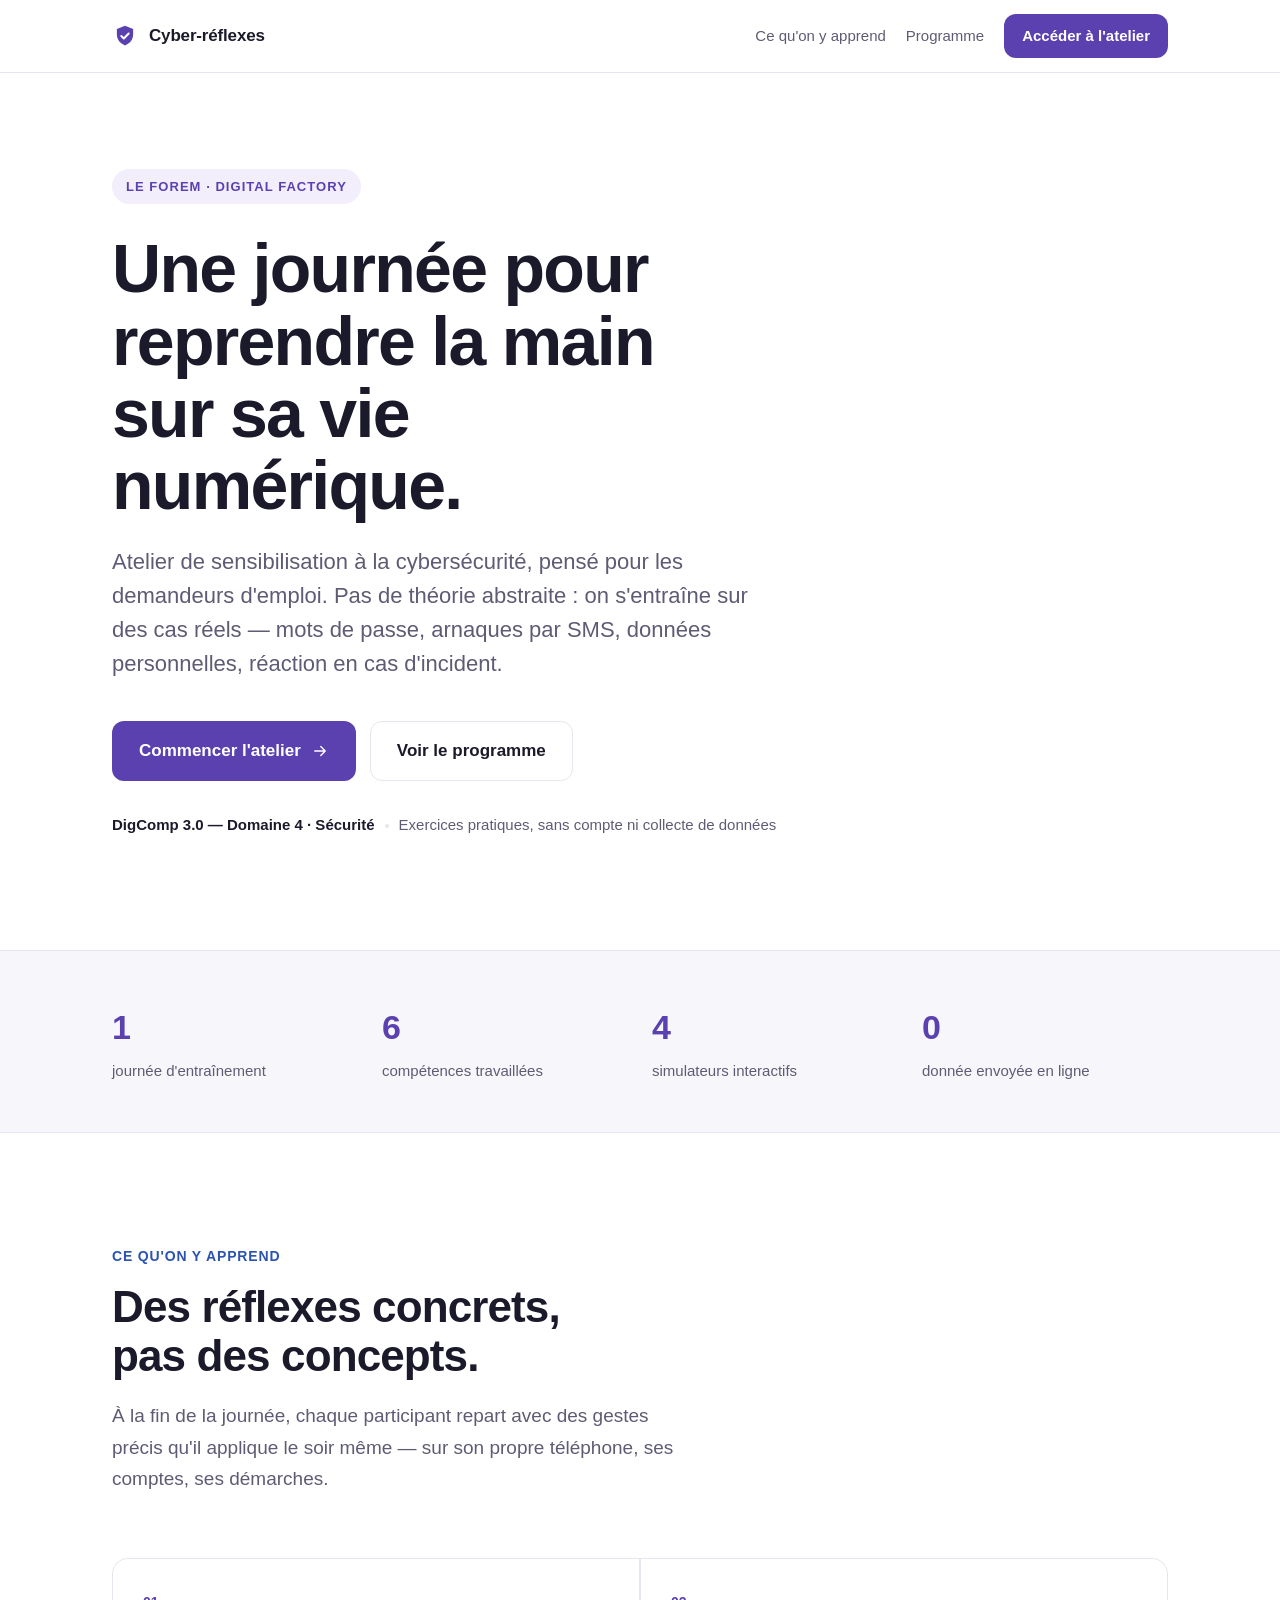
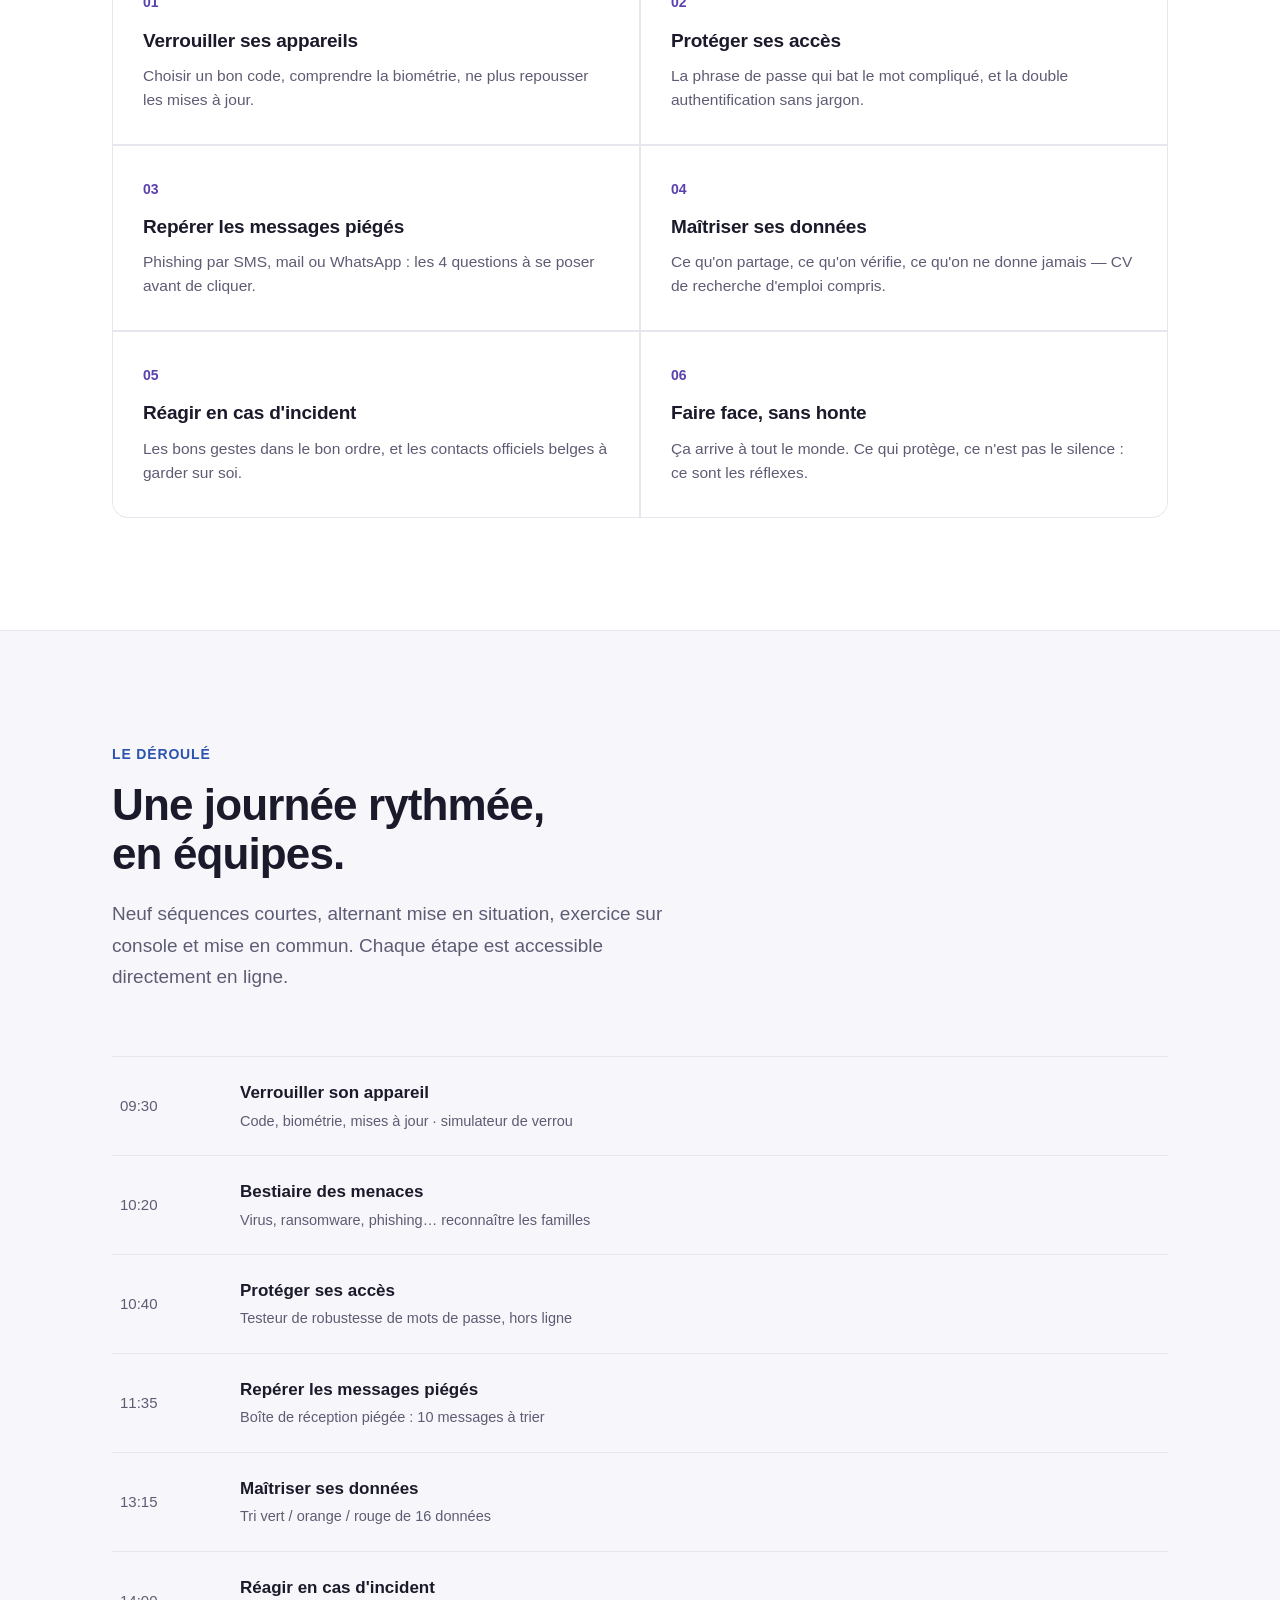
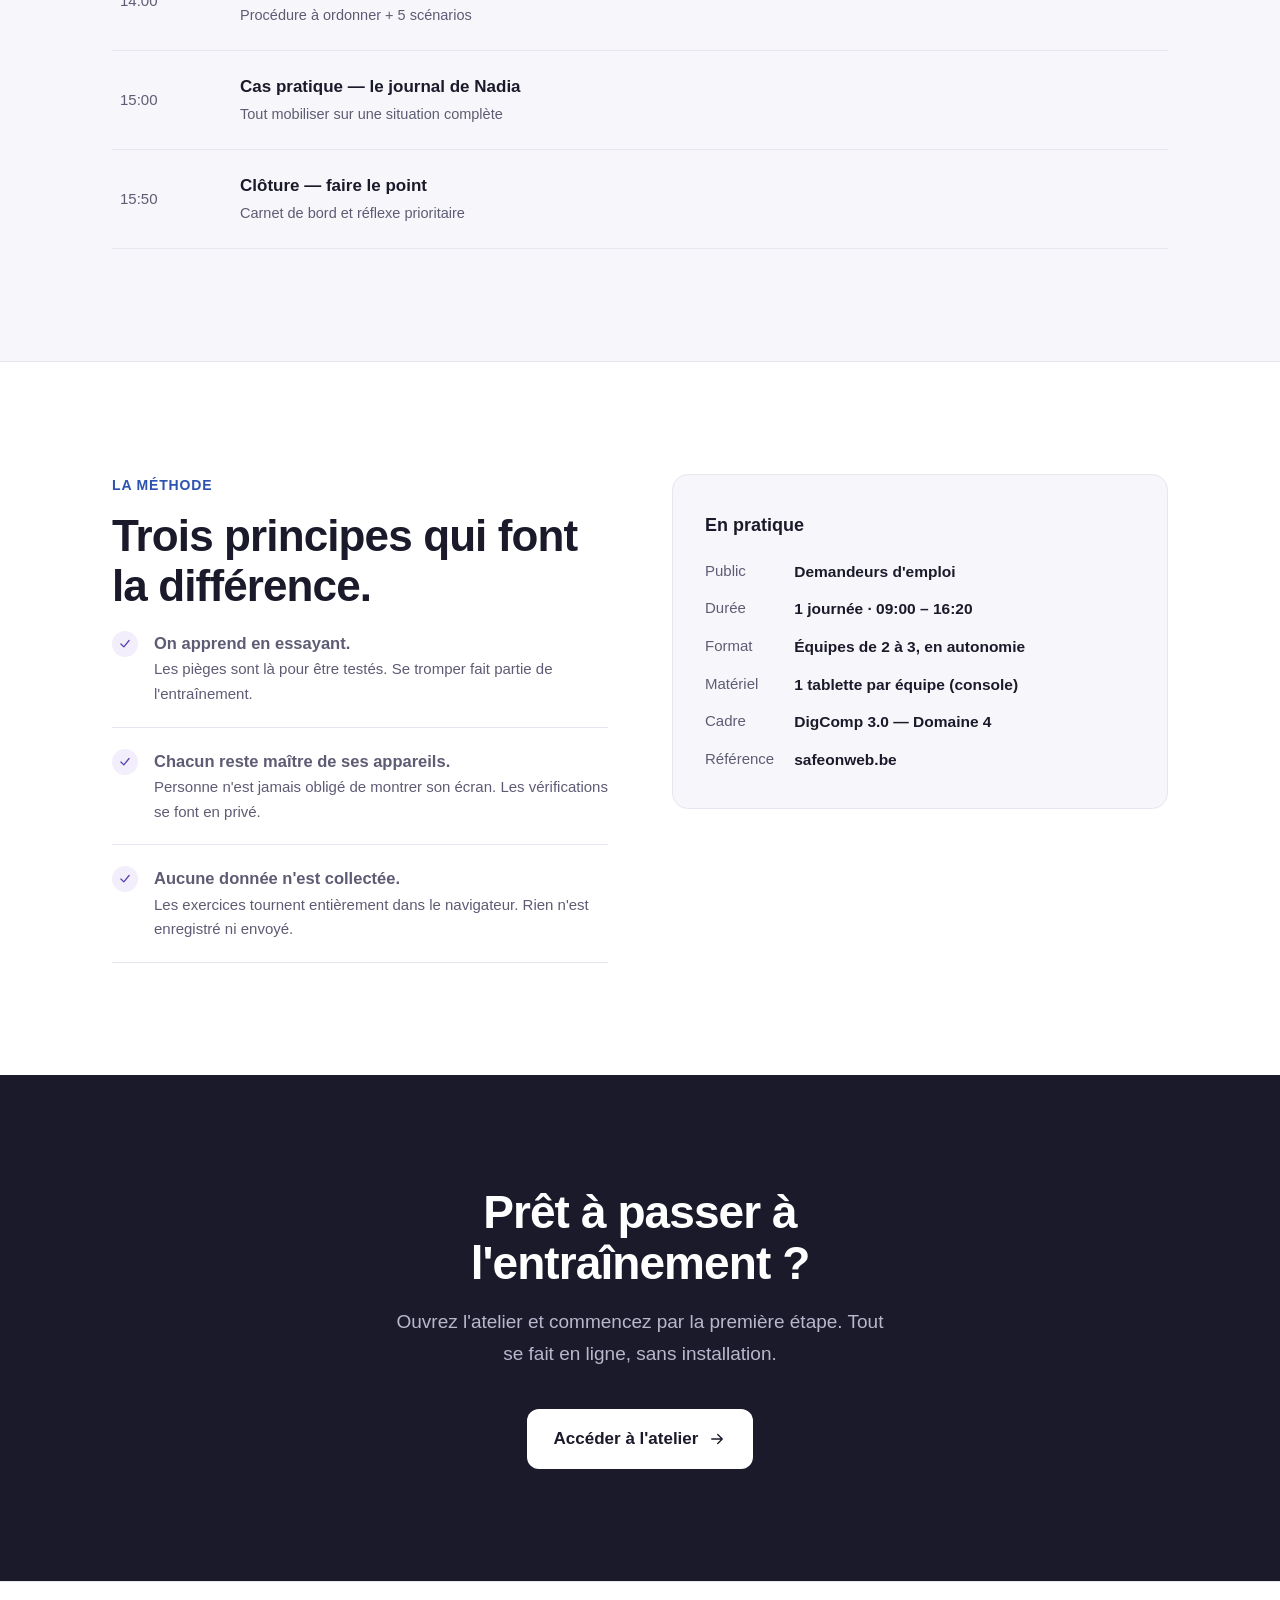
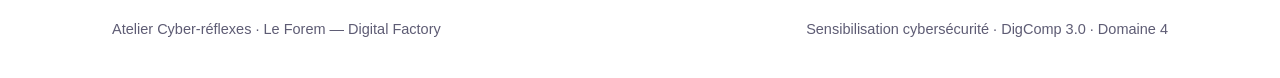
<file: landing.html>
<!DOCTYPE html>
<html lang="fr">
<head>
<meta charset="UTF-8">
<meta name="viewport" content="width=device-width, initial-scale=1.0">
<title>Atelier Cyber-réflexes — Une journée pour protéger sa vie numérique</title>
<meta name="description" content="Atelier de sensibilisation à la cybersécurité pour demandeurs d'emploi. Une journée d'entraînement pratique : mots de passe, phishing, données, réflexes en cas d'incident.">
<style>
:root{
  --ink:#1B1A2B;
  --muted:#5E5C74;
  --line:#E7E6EF;
  --paper:#FFFFFF;
  --wash:#F7F7FB;
  --mauve:#5B41B0;
  --mauve-2:#7C5CD6;
  --blue:#2C53AF;
  --mauve-tint:#F2EEFB;
  --blue-tint:#EAF0FB;
  --space-section:112px;
  --space-group:64px;
  --r-md:12px;
  --r-lg:16px;
  --r-full:999px;
}
*{box-sizing:border-box; -webkit-tap-highlight-color:transparent}
html{scroll-behavior:smooth}
body{
  margin:0; background:var(--paper); color:var(--ink);
  font:17px/1.65 -apple-system,BlinkMacSystemFont,"Segoe UI",Roboto,"Helvetica Neue",Arial,sans-serif;
  -webkit-font-smoothing:antialiased;
}
.wrap{max-width:1120px; margin:0 auto; padding:0 32px}
a{color:var(--blue); text-decoration:none}

/* ---------- Nav ---------- */
.nav{border-bottom:1px solid var(--line)}
.nav .wrap{display:flex; align-items:center; gap:20px; height:72px}
.brand{display:flex; align-items:center; gap:11px; font-weight:700; color:var(--ink); font-size:17px; letter-spacing:-.01em; white-space:nowrap}
.brand svg{display:block}
.nav .spacer{flex:1}
.nav .lien{color:var(--muted); font-weight:500; font-size:15px}
.nav .lien:hover{color:var(--ink)}
.nav .cta{
  background:var(--mauve); color:#fff; font-weight:600; font-size:15px;
  padding:10px 18px; border-radius:var(--r-md);
}
.nav .cta:hover{background:#4B349A}
@media (max-width:680px){
  .nav .lien{display:none}
  .nav .wrap{height:64px; gap:12px}
  .nav .cta{padding:9px 15px; font-size:14px}
}

/* ---------- Boutons ---------- */
.btn{
  display:inline-flex; align-items:center; gap:10px; cursor:pointer;
  font-weight:600; font-size:17px; padding:15px 26px; border-radius:var(--r-md);
  border:1.5px solid transparent; transition:background .18s, border-color .18s, color .18s;
}
.btn-primary{background:var(--mauve); color:#fff}
.btn-primary:hover{background:#4B349A}
.btn-ghost{background:transparent; color:var(--ink); border-color:var(--line)}
.btn-ghost:hover{border-color:var(--muted)}
.btn svg{flex:none}

/* ---------- Hero ---------- */
.hero{padding:96px 0 var(--space-section)}
.eyebrow{
  display:inline-block; font-size:13px; font-weight:700; letter-spacing:.08em; text-transform:uppercase;
  color:var(--mauve); background:var(--mauve-tint); padding:7px 14px; border-radius:var(--r-full); margin-bottom:28px;
}
.hero h1{
  font-size:clamp(38px,6vw,68px); line-height:1.06; letter-spacing:-.025em; font-weight:800;
  margin:0 0 24px; max-width:15ch;
}
.hero .lead{
  font-size:clamp(18px,2.2vw,22px); line-height:1.55; color:var(--muted);
  max-width:52ch; margin:0 0 40px;
}
.hero-actions{display:flex; gap:14px; flex-wrap:wrap; align-items:center}
.hero .trust{margin-top:32px; color:var(--muted); font-size:15px; display:flex; gap:10px; align-items:center; flex-wrap:wrap}
.hero .trust b{color:var(--ink); font-weight:600}
.dot{width:4px; height:4px; border-radius:50%; background:var(--line)}

/* ---------- Bande chiffres ---------- */
.stats{border-top:1px solid var(--line); border-bottom:1px solid var(--line); background:var(--wash)}
.stats .wrap{display:grid; grid-template-columns:repeat(4,1fr); gap:24px; padding:48px 32px}
.stat .n{font-size:34px; font-weight:800; letter-spacing:-.02em; color:var(--mauve)}
.stat .l{color:var(--muted); font-size:15px; margin-top:4px}
@media (max-width:680px){ .stats .wrap{grid-template-columns:repeat(2,1fr); gap:32px 24px} }

/* ---------- Sections ---------- */
section.bloc{padding:var(--space-section) 0}
.kicker{font-size:14px; font-weight:700; letter-spacing:.06em; text-transform:uppercase; color:var(--blue); margin:0 0 14px}
.bloc h2{font-size:clamp(28px,3.6vw,44px); line-height:1.12; letter-spacing:-.02em; font-weight:800; margin:0 0 20px; max-width:20ch}
.bloc .intro{font-size:19px; color:var(--muted); max-width:56ch; margin:0}

/* Acquis : liste aérée, non uniforme */
.acquis{margin-top:var(--space-group); display:grid; grid-template-columns:1fr 1fr; gap:2px; background:var(--line); border:1px solid var(--line); border-radius:var(--r-lg); overflow:hidden}
.acquis .item{background:var(--paper); padding:32px 30px}
.acquis .item .num{font-size:14px; font-weight:700; color:var(--mauve); font-variant-numeric:tabular-nums}
.acquis .item h3{font-size:19px; font-weight:700; margin:10px 0 8px; letter-spacing:-.01em}
.acquis .item p{margin:0; color:var(--muted); font-size:15.5px; line-height:1.55}
@media (max-width:680px){ .acquis{grid-template-columns:1fr} }

/* Programme */
.prog{margin-top:var(--space-group); border-top:1px solid var(--line)}
.prog a, .prog .row{
  display:grid; grid-template-columns:96px 1fr auto; gap:24px; align-items:center;
  padding:22px 8px; border-bottom:1px solid var(--line); color:var(--ink);
}
.prog a:hover{background:var(--wash)}
.prog .h{font-variant-numeric:tabular-nums; color:var(--muted); font-size:15px; font-weight:500}
.prog .t{font-weight:600; font-size:17px}
.prog .t small{display:block; color:var(--muted); font-weight:400; font-size:14.5px; margin-top:2px}
.prog .go{color:var(--mauve); font-size:14px; font-weight:600; opacity:0; transition:opacity .18s}
.prog a:hover .go{opacity:1}
.prog .row{color:var(--muted)}
@media (max-width:680px){
  .prog a, .prog .row{grid-template-columns:70px 1fr; gap:14px}
  .prog .go{display:none}
}

/* Public / bloc deux colonnes */
.split{display:grid; grid-template-columns:1fr 1fr; gap:var(--space-group); align-items:start}
@media (max-width:820px){ .split{grid-template-columns:1fr; gap:48px} }
.piliers{list-style:none; margin:0; padding:0}
.piliers li{padding:20px 0; border-bottom:1px solid var(--line); display:flex; gap:16px}
.piliers li:first-child{padding-top:0}
.piliers .chk{flex:none; width:26px; height:26px; border-radius:var(--r-full); background:var(--mauve-tint); color:var(--mauve); display:flex; align-items:center; justify-content:center; margin-top:1px}
.piliers b{display:block; font-size:16.5px}
.piliers span{color:var(--muted); font-size:15px}
.aside{background:var(--wash); border:1px solid var(--line); border-radius:var(--r-lg); padding:36px 32px}
.aside h3{margin:0 0 18px; font-size:18px}
.aside dl{margin:0; display:grid; grid-template-columns:auto 1fr; gap:12px 20px}
.aside dt{color:var(--muted); font-size:15px}
.aside dd{margin:0; font-weight:600; font-size:15.5px}

/* CTA final */
.final{background:var(--ink); color:#fff}
.final .wrap{padding:var(--space-section) 32px; text-align:center}
.final h2{font-size:clamp(28px,4vw,46px); line-height:1.1; letter-spacing:-.02em; font-weight:800; margin:0 auto 18px; max-width:18ch}
.final p{color:#B9B7CC; font-size:19px; max-width:48ch; margin:0 auto 40px}
.final .btn-primary{background:#fff; color:var(--ink)}
.final .btn-primary:hover{background:#EDECF5}

/* Footer */
footer.site{border-top:1px solid var(--line); color:var(--muted); font-size:14.5px}
footer.site .wrap{display:flex; justify-content:space-between; gap:16px; flex-wrap:wrap; padding:36px 32px}

@media (max-width:680px){
  .wrap{padding:0 22px}
  .hero{padding:64px 0 80px}
  section.bloc{padding:80px 0}
  :root{--space-section:80px; --space-group:44px}
}
</style>
</head>
<body>

<nav class="nav">
  <div class="wrap">
    <a class="brand" href="landing.html" aria-label="Atelier Cyber-réflexes">
      <svg width="26" height="26" viewBox="0 0 24 24" fill="none" aria-hidden="true">
        <path d="M12 2.5 4.5 5.5v5.2c0 4.6 3.1 8.4 7.5 10 4.4-1.6 7.5-5.4 7.5-10V5.5L12 2.5Z" fill="#5B41B0"/>
        <path d="m8.6 12 2.3 2.3 4.5-4.6" stroke="#fff" stroke-width="1.8" stroke-linecap="round" stroke-linejoin="round"/>
      </svg>
      Cyber-réflexes
    </a>
    <span class="spacer"></span>
    <a class="lien" href="#acquis">Ce qu'on y apprend</a>
    <a class="lien" href="#programme">Programme</a>
    <a class="cta" href="index.html">Accéder à l'atelier</a>
  </div>
</nav>

<header class="hero">
  <div class="wrap">
    <span class="eyebrow">Le Forem · Digital Factory</span>
    <h1>Une journée pour reprendre la main sur sa vie numérique.</h1>
    <p class="lead">Atelier de sensibilisation à la cybersécurité, pensé pour les demandeurs d'emploi.
      Pas de théorie abstraite : on s'entraîne sur des cas réels — mots de passe, arnaques par SMS,
      données personnelles, réaction en cas d'incident.</p>
    <div class="hero-actions">
      <a class="btn btn-primary" href="index.html">
        Commencer l'atelier
        <svg width="18" height="18" viewBox="0 0 24 24" fill="none" aria-hidden="true"><path d="M5 12h14m-6-6 6 6-6 6" stroke="currentColor" stroke-width="1.8" stroke-linecap="round" stroke-linejoin="round"/></svg>
      </a>
      <a class="btn btn-ghost" href="#programme">Voir le programme</a>
    </div>
    <div class="trust">
      <b>DigComp 3.0 — Domaine 4 · Sécurité</b>
      <span class="dot"></span>
      <span>Exercices pratiques, sans compte ni collecte de données</span>
    </div>
  </div>
</header>

<div class="stats">
  <div class="wrap">
    <div class="stat"><div class="n">1</div><div class="l">journée d'entraînement</div></div>
    <div class="stat"><div class="n">6</div><div class="l">compétences travaillées</div></div>
    <div class="stat"><div class="n">4</div><div class="l">simulateurs interactifs</div></div>
    <div class="stat"><div class="n">0</div><div class="l">donnée envoyée en ligne</div></div>
  </div>
</div>

<section class="bloc" id="acquis">
  <div class="wrap">
    <p class="kicker">Ce qu'on y apprend</p>
    <h2>Des réflexes concrets, pas des concepts.</h2>
    <p class="intro">À la fin de la journée, chaque participant repart avec des gestes précis
      qu'il applique le soir même — sur son propre téléphone, ses comptes, ses démarches.</p>

    <div class="acquis">
      <div class="item">
        <div class="num">01</div>
        <h3>Verrouiller ses appareils</h3>
        <p>Choisir un bon code, comprendre la biométrie, ne plus repousser les mises à jour.</p>
      </div>
      <div class="item">
        <div class="num">02</div>
        <h3>Protéger ses accès</h3>
        <p>La phrase de passe qui bat le mot compliqué, et la double authentification sans jargon.</p>
      </div>
      <div class="item">
        <div class="num">03</div>
        <h3>Repérer les messages piégés</h3>
        <p>Phishing par SMS, mail ou WhatsApp : les 4 questions à se poser avant de cliquer.</p>
      </div>
      <div class="item">
        <div class="num">04</div>
        <h3>Maîtriser ses données</h3>
        <p>Ce qu'on partage, ce qu'on vérifie, ce qu'on ne donne jamais — CV de recherche d'emploi compris.</p>
      </div>
      <div class="item">
        <div class="num">05</div>
        <h3>Réagir en cas d'incident</h3>
        <p>Les bons gestes dans le bon ordre, et les contacts officiels belges à garder sur soi.</p>
      </div>
      <div class="item">
        <div class="num">06</div>
        <h3>Faire face, sans honte</h3>
        <p>Ça arrive à tout le monde. Ce qui protège, ce n'est pas le silence : ce sont les réflexes.</p>
      </div>
    </div>
  </div>
</section>

<section class="bloc" id="programme" style="background:var(--wash); border-top:1px solid var(--line); border-bottom:1px solid var(--line)">
  <div class="wrap">
    <p class="kicker">Le déroulé</p>
    <h2>Une journée rythmée, en équipes.</h2>
    <p class="intro">Neuf séquences courtes, alternant mise en situation, exercice sur console
      et mise en commun. Chaque étape est accessible directement en ligne.</p>

    <div class="prog">
      <a href="etape1.html">
        <span class="h">09:30</span>
        <span class="t">Verrouiller son appareil<small>Code, biométrie, mises à jour · simulateur de verrou</small></span>
        <span class="go">Ouvrir →</span>
      </a>
      <a href="bestiaire.html">
        <span class="h">10:20</span>
        <span class="t">Bestiaire des menaces<small>Virus, ransomware, phishing… reconnaître les familles</small></span>
        <span class="go">Ouvrir →</span>
      </a>
      <a href="etape2.html">
        <span class="h">10:40</span>
        <span class="t">Protéger ses accès<small>Testeur de robustesse de mots de passe, hors ligne</small></span>
        <span class="go">Ouvrir →</span>
      </a>
      <a href="etape3.html">
        <span class="h">11:35</span>
        <span class="t">Repérer les messages piégés<small>Boîte de réception piégée : 10 messages à trier</small></span>
        <span class="go">Ouvrir →</span>
      </a>
      <a href="etape4.html">
        <span class="h">13:15</span>
        <span class="t">Maîtriser ses données<small>Tri vert / orange / rouge de 16 données</small></span>
        <span class="go">Ouvrir →</span>
      </a>
      <a href="etape5.html">
        <span class="h">14:00</span>
        <span class="t">Réagir en cas d'incident<small>Procédure à ordonner + 5 scénarios</small></span>
        <span class="go">Ouvrir →</span>
      </a>
      <a href="nadia.html">
        <span class="h">15:00</span>
        <span class="t">Cas pratique — le journal de Nadia<small>Tout mobiliser sur une situation complète</small></span>
        <span class="go">Ouvrir →</span>
      </a>
      <a href="cloture.html">
        <span class="h">15:50</span>
        <span class="t">Clôture — faire le point<small>Carnet de bord et réflexe prioritaire</small></span>
        <span class="go">Ouvrir →</span>
      </a>
    </div>
  </div>
</section>

<section class="bloc">
  <div class="wrap split">
    <div>
      <p class="kicker">La méthode</p>
      <h2>Trois principes qui font la différence.</h2>
      <ul class="piliers">
        <li>
          <span class="chk"><svg width="14" height="14" viewBox="0 0 24 24" fill="none" aria-hidden="true"><path d="m5 12 5 5 9-11" stroke="currentColor" stroke-width="2.2" stroke-linecap="round" stroke-linejoin="round"/></svg></span>
          <span><b>On apprend en essayant.</b><span>Les pièges sont là pour être testés. Se tromper fait partie de l'entraînement.</span></span>
        </li>
        <li>
          <span class="chk"><svg width="14" height="14" viewBox="0 0 24 24" fill="none" aria-hidden="true"><path d="m5 12 5 5 9-11" stroke="currentColor" stroke-width="2.2" stroke-linecap="round" stroke-linejoin="round"/></svg></span>
          <span><b>Chacun reste maître de ses appareils.</b><span>Personne n'est jamais obligé de montrer son écran. Les vérifications se font en privé.</span></span>
        </li>
        <li>
          <span class="chk"><svg width="14" height="14" viewBox="0 0 24 24" fill="none" aria-hidden="true"><path d="m5 12 5 5 9-11" stroke="currentColor" stroke-width="2.2" stroke-linecap="round" stroke-linejoin="round"/></svg></span>
          <span><b>Aucune donnée n'est collectée.</b><span>Les exercices tournent entièrement dans le navigateur. Rien n'est enregistré ni envoyé.</span></span>
        </li>
      </ul>
    </div>
    <aside class="aside">
      <h3>En pratique</h3>
      <dl>
        <dt>Public</dt><dd>Demandeurs d'emploi</dd>
        <dt>Durée</dt><dd>1 journée · 09:00 – 16:20</dd>
        <dt>Format</dt><dd>Équipes de 2 à 3, en autonomie</dd>
        <dt>Matériel</dt><dd>1 tablette par équipe (console)</dd>
        <dt>Cadre</dt><dd>DigComp 3.0 — Domaine 4</dd>
        <dt>Référence</dt><dd>safeonweb.be</dd>
      </dl>
    </aside>
  </div>
</section>

<section class="final">
  <div class="wrap">
    <h2>Prêt à passer à l'entraînement ?</h2>
    <p>Ouvrez l'atelier et commencez par la première étape. Tout se fait en ligne, sans installation.</p>
    <a class="btn btn-primary" href="index.html">
      Accéder à l'atelier
      <svg width="18" height="18" viewBox="0 0 24 24" fill="none" aria-hidden="true"><path d="M5 12h14m-6-6 6 6-6 6" stroke="currentColor" stroke-width="1.8" stroke-linecap="round" stroke-linejoin="round"/></svg>
    </a>
  </div>
</section>

<footer class="site">
  <div class="wrap">
    <span>Atelier Cyber-réflexes · Le Forem — Digital Factory</span>
    <span>Sensibilisation cybersécurité · DigComp 3.0 · Domaine 4</span>
  </div>
</footer>

</body>
</html>
</file>
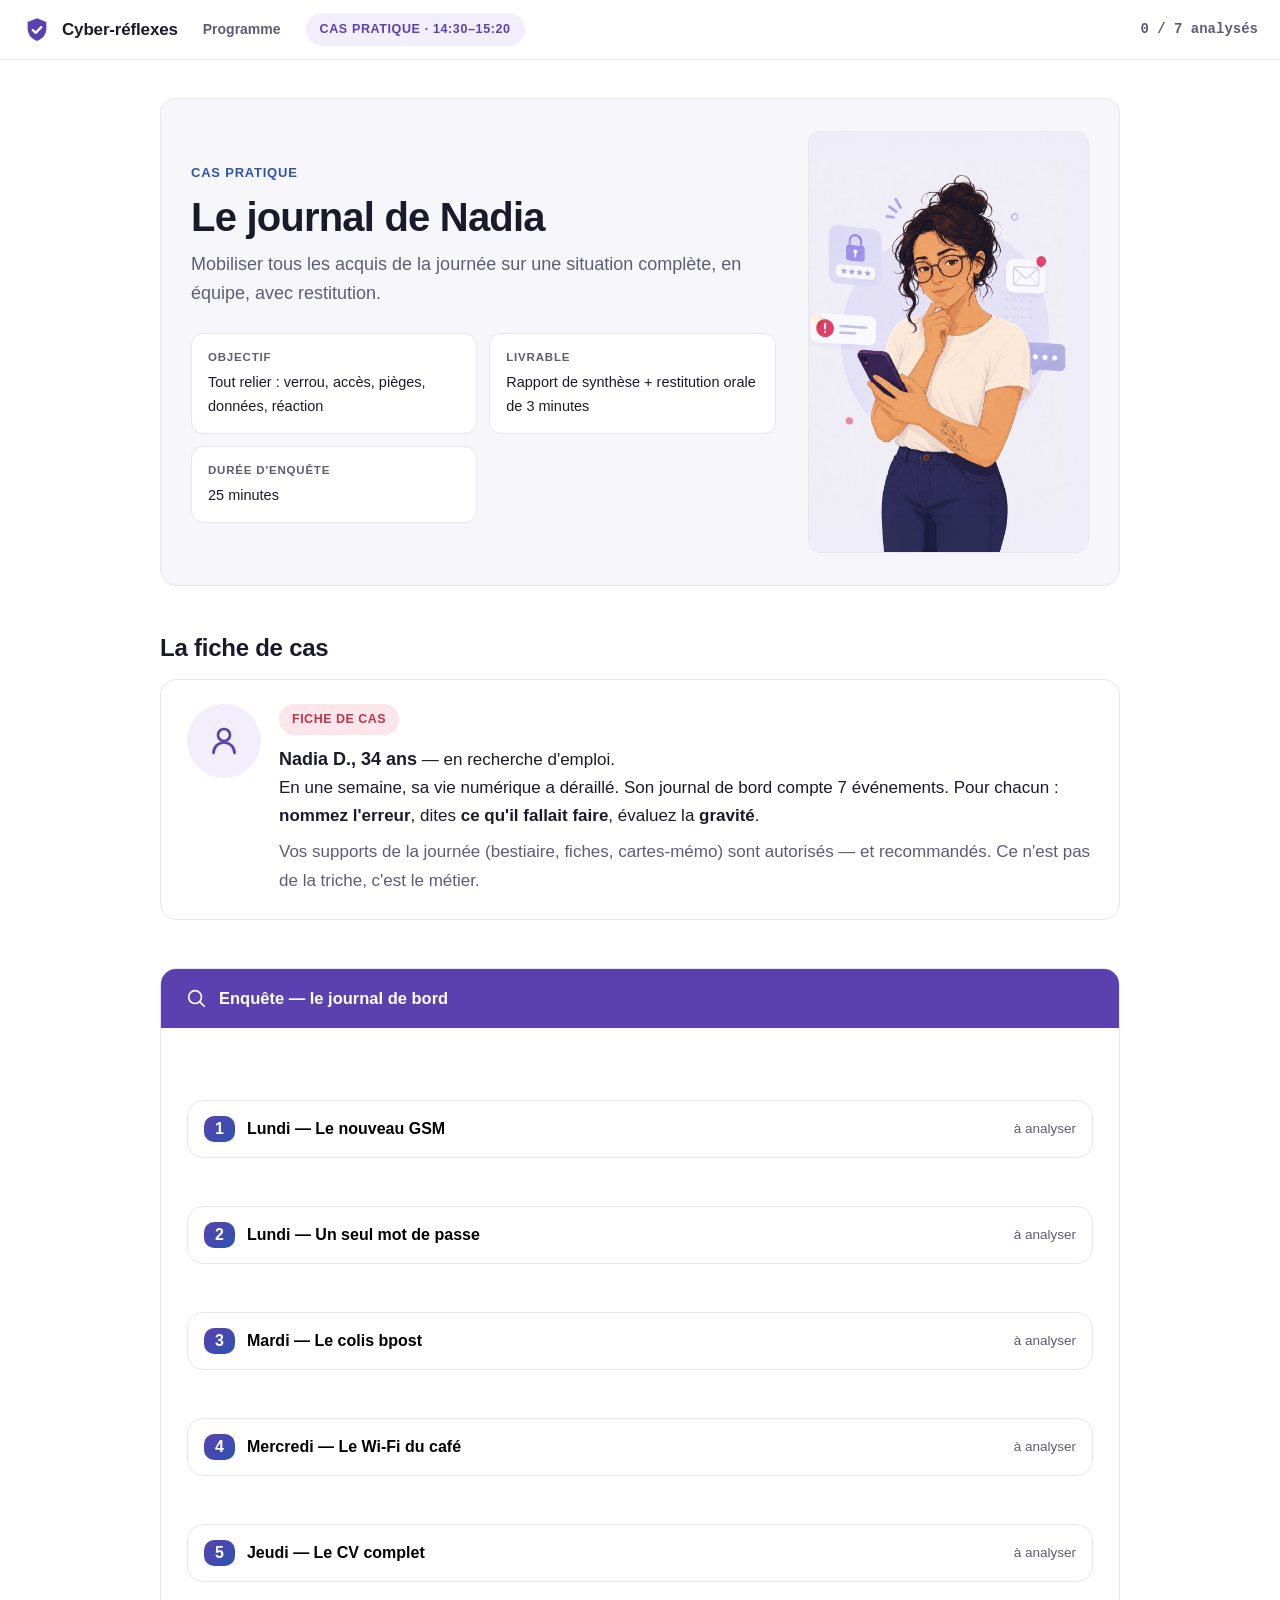
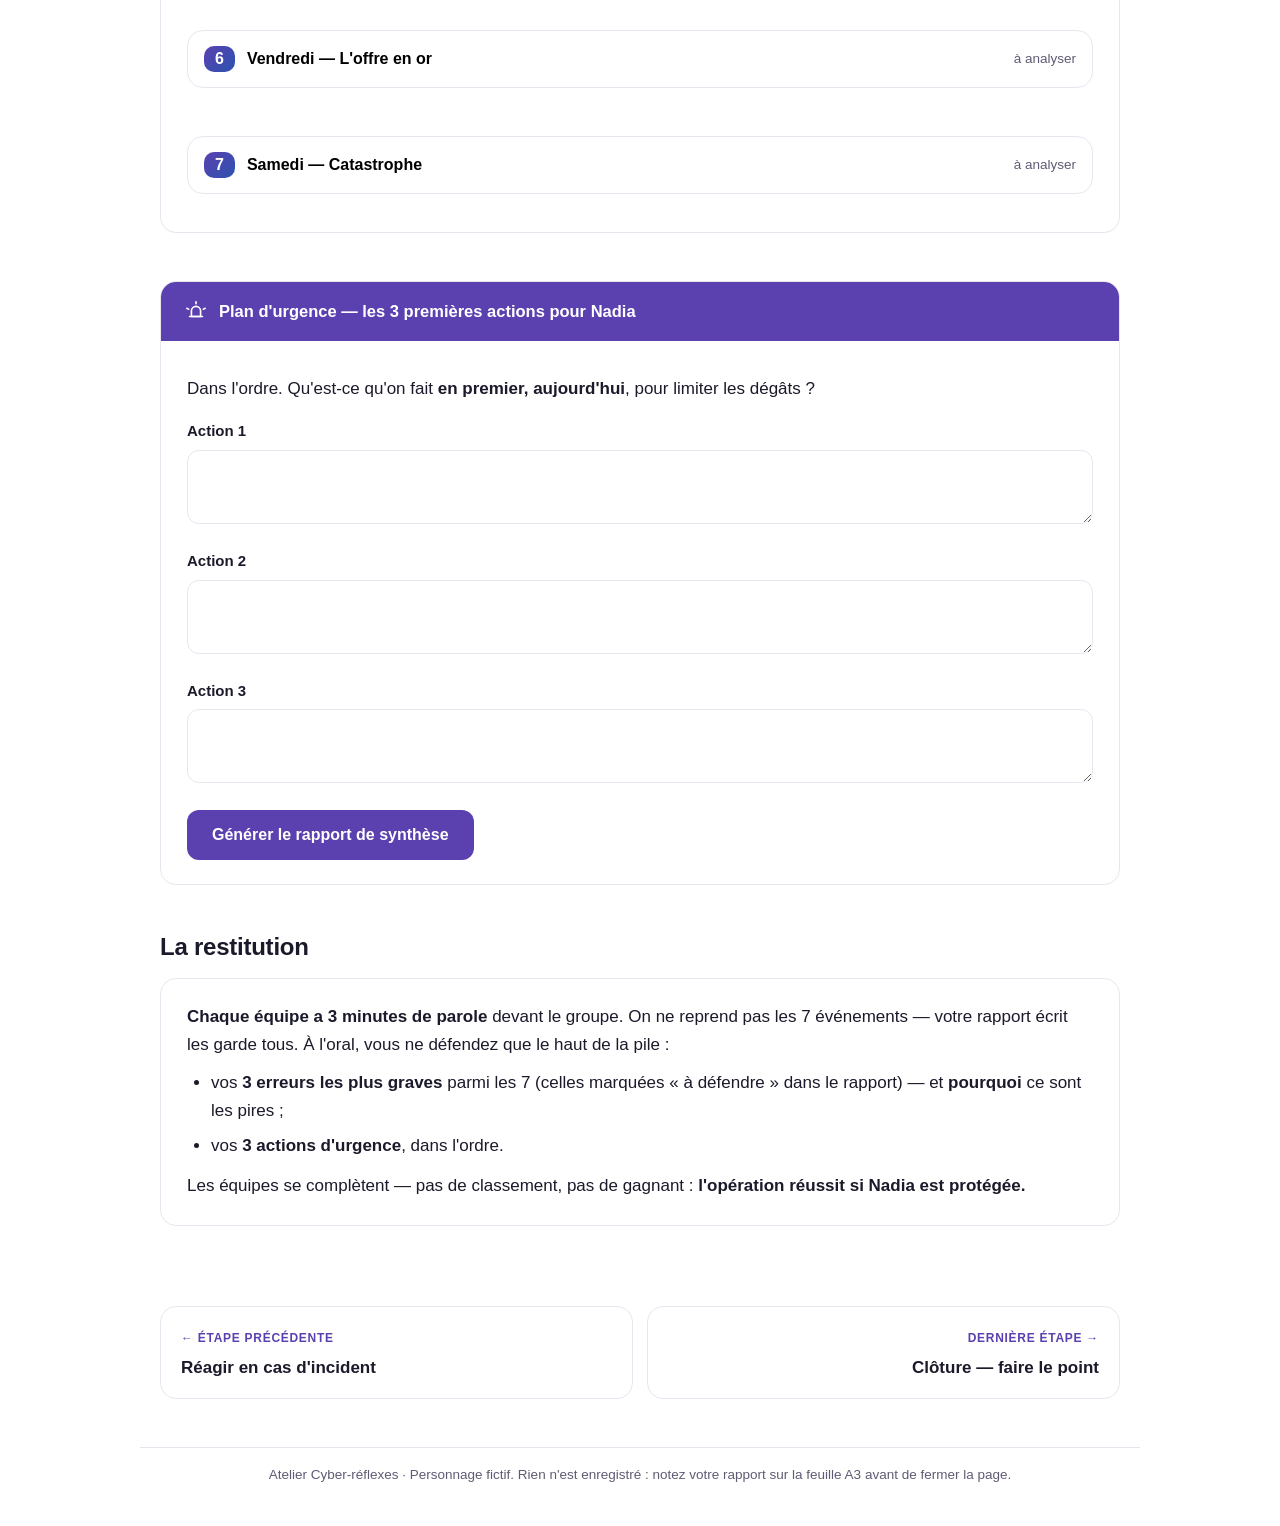
<file: nadia.html>
<!DOCTYPE html>
<html lang="fr">
<head>
<meta charset="UTF-8">
<meta name="viewport" content="width=device-width, initial-scale=1.0">
<title>Cas pratique · Le journal de Nadia — Cyber-réflexes</title>
<link rel="stylesheet" href="assets/style.css">
<style>
.dossier{display:flex; gap:18px; align-items:flex-start; flex-wrap:wrap}
.photo{width:74px; height:74px; border-radius:50%; background:var(--mauve-soft);
  display:flex; align-items:center; justify-content:center; font-size:36px; flex:none}
.jour{background:var(--card); border:1px solid var(--border); border-radius:var(--radius);
  box-shadow:var(--shadow); margin-bottom:14px; overflow:hidden}
.jour-tete{width:100%; display:flex; align-items:center; gap:12px; padding:14px 16px;
  background:none; border:none; cursor:pointer; text-align:left; font-size:16px; min-height:56px}
.jour-tete .num{font-weight:800; color:#fff; border-radius:10px; padding:4px 11px; flex:none;
  background:linear-gradient(135deg,var(--mauve),var(--blue))}
.jour-tete .titre{font-weight:700; flex:1}
.jour-tete .etat{font-size:13.5px; color:var(--muted); flex:none}
.jour.fait .etat{color:var(--ok); font-weight:700}
.jour-corps{display:none; padding:0 16px 18px; border-top:2px dashed var(--border)}
.jour.ouvert .jour-corps{display:block}
.citation{background:var(--grey-soft); border-left:4px solid var(--muted); border-radius:8px;
  padding:12px 16px; margin:14px 0; font-style:italic}
.gravite{display:flex; gap:10px; flex-wrap:wrap}
.gbtn{min-height:50px; flex:1; min-width:118px; border-radius:12px; border:2px solid var(--border);
  background:var(--card); font-weight:800; font-size:14px; cursor:pointer; text-transform:uppercase; letter-spacing:.03em}
.gbtn[data-g="1"].on{border-color:var(--warn); color:var(--warn); background:var(--warn-soft)}
.gbtn[data-g="2"].on{border-color:#B05A10; color:#B05A10; background:#FAEBDC}
.gbtn[data-g="3"].on{border-color:var(--bad); color:var(--bad); background:var(--bad-soft)}
.ligne-rapport{border-bottom:1px solid var(--border); padding:12px 0}
.ligne-rapport:last-child{border-bottom:none}
.ligne-rapport .jt{font-weight:800; color:var(--mauve-dark)}
.ligne-rapport.top3{background:var(--mauve-soft); border:1px solid var(--mauve);
  border-radius:12px; padding:12px 15px; margin-bottom:10px}
.ligne-rapport.top3 .tag.mauve{margin-bottom:6px; display:inline-block}
#rapport,#validation{display:none}
#rapport.actif,#validation.actif{display:block}
</style>
</head>
<body>
<header class="topbar">
  <a class="brand" href="index.html"><svg class="logo" width="30" height="30" viewBox="0 0 24 24" fill="none" aria-hidden="true"><path d="M12 2.5 4.5 5.5v5.2c0 4.6 3.1 8.4 7.5 10 4.4-1.6 7.5-5.4 7.5-10V5.5L12 2.5Z" fill="#5B41B0"/><path d="m8.6 12 2.3 2.3 4.5-4.6" stroke="#fff" stroke-width="1.8" stroke-linecap="round" stroke-linejoin="round"/></svg>Cyber-réflexes</a>
  <a class="nav-link" href="index.html#programme">Programme</a>
  <span class="etape-tag">Cas pratique · 14:30–15:20</span>
  <span class="spacer"></span>
  <span class="progres mono" id="progres">0 / 7 analysés</span>
</header>

<main>
  <div class="hero-etape"><div class="he-copy">
    <div class="surtitre">Cas pratique</div>
    <h1>Le journal de Nadia</h1>
    <p class="sous">Mobiliser tous les acquis de la journée sur une situation complète, en équipe, avec restitution.</p>
    <div class="meta-grid">
      <div class="meta"><b>Objectif</b>Tout relier : verrou, accès, pièges, données, réaction</div>
      <div class="meta"><b>Livrable</b>Rapport de synthèse + restitution orale de 3 minutes</div>
      <div class="meta"><b>Durée d'enquête</b>25 minutes</div>
    </div>
  </div>
    <figure class="he-media">
      <div class="ph">
        <svg width="34" height="34" viewBox="0 0 24 24" fill="none" aria-hidden="true"><rect x="3" y="4" width="18" height="16" rx="2" stroke="currentColor" stroke-width="1.5"/><circle cx="8.5" cy="9.5" r="1.6" stroke="currentColor" stroke-width="1.5"/><path d="m4 17 4.5-4.5 3.5 3.5 3-3L20 16.5" stroke="currentColor" stroke-width="1.5" stroke-linecap="round" stroke-linejoin="round"/></svg>
        <b>Visuel à venir</b>
        <small>assets/hero-nadia.jpg</small>
      </div>
      <img src="assets/hero-nadia.jpg" alt="Illustration : journal de bord et enquête" loading="lazy" onerror="this.remove()">
    </figure>
  </div>

  <section>
    <h2>La fiche de cas</h2>
    <div class="card dossier">
      <div class="photo"><svg class="ei" viewBox="0 0 24 24" fill="none" stroke="currentColor" stroke-width="1.8" stroke-linecap="round" stroke-linejoin="round" aria-hidden="true"><circle cx="12" cy="8" r="4"/><path d="M5 20a7 7 0 0 1 14 0"/></svg></div>
      <div style="flex:1; min-width:240px">
        <span class="tag alerte">Fiche de cas</span>
        <p style="margin:10px 0 0"><b style="font-size:18px">Nadia D., 34 ans</b> — en recherche d'emploi.<br>
        En une semaine, sa vie numérique a déraillé. Son journal de bord compte 7 événements.
        Pour chacun : <b>nommez l'erreur</b>, dites <b>ce qu'il fallait faire</b>, évaluez la <b>gravité</b>.</p>
        <p style="margin:8px 0 0; color:var(--muted)">Vos supports de la journée (bestiaire, fiches, cartes-mémo)
        sont autorisés — et recommandés. Ce n'est pas de la triche, c'est le métier.</p>
      </div>
    </div>
  </section>

  <section class="exo">
    <div class="exo-tete"><span class="pic"><svg class="ei" viewBox="0 0 24 24" fill="none" stroke="currentColor" stroke-width="1.8" stroke-linecap="round" stroke-linejoin="round" aria-hidden="true"><circle cx="11" cy="11" r="7"/><path d="m21 21-4.3-4.3"/></svg></span><b>Enquête — le journal de bord</b></div>
    <div class="exo-corps">
      <div id="journal"></div>
    </div>
  </section>

  <section class="exo">
    <div class="exo-tete"><span class="pic"><svg class="ei" viewBox="0 0 24 24" fill="none" stroke="currentColor" stroke-width="1.8" stroke-linecap="round" stroke-linejoin="round" aria-hidden="true"><path d="M7 12a5 5 0 0 1 10 0v6H7Z"/><path d="M5 18h14"/><path d="M12 4V2"/><path d="M4 10 2 9M20 10l2-1"/></svg></span><b>Plan d'urgence — les 3 premières actions pour Nadia</b></div>
    <div class="exo-corps">
      <p>Dans l'ordre. Qu'est-ce qu'on fait <b>en premier, aujourd'hui</b>, pour limiter les dégâts ?</p>
      <label for="u1">Action 1</label><textarea id="u1"></textarea>
      <label for="u2">Action 2</label><textarea id="u2"></textarea>
      <label for="u3">Action 3</label><textarea id="u3"></textarea>
      <div class="actions">
        <button class="btn" id="genRapport">Générer le rapport de synthèse</button>
      </div>
    </div>
  </section>

  <section class="card" id="rapport">
    <h2>Rapport de synthèse — équipe</h2>
    <p style="margin-top:0; color:var(--muted)">Vos 7 événements, <b>classés du plus grave au moins grave</b> selon vos évaluations.
    Les <b>3 en tête</b> (marqués « à défendre ») sont ceux que vous présenterez à l'oral — inutile de tout reprendre.</p>
    <div id="rapportCorps"></div>
    <h2 style="margin-top:22px">Plan d'urgence proposé</h2>
    <ol id="rapportUrgence"></ol>
    <div class="actions">
      <button class="btn bleu" id="comparer">Comparer avec la correction proposée</button>
    </div>
    <div id="validation">
      <div class="resultat ok" style="margin-top:18px">
        <span class="tag ok">Cas pratique bouclé</span>
        <p><b>Séquence d'urgence attendue :</b></p>
        <ol>
          <li><b>Card Stop 078 170 170 + la banque</b> — des données bancaires ont fuité et des retraits apparaissent : on bloque d'abord l'argent.</li>
          <li><b>Changer les mots de passe depuis un appareil sain</b> — la boîte mail en premier (elle permet de réinitialiser tout le reste), et un mot de passe DIFFÉRENT par compte.</li>
          <li><b>Signaler et porter plainte</b> — messages suspects à suspect@safeonweb.be, plainte à la police (argent perdu + carte d'identité envoyée = risque d'usurpation), preuves conservées (captures).</li>
        </ol>
        <p><b>Puis, à froid :</b> un code sur le téléphone, des phrases de passe uniques, le CV nettoyé
        (retirer registre national, adresse complète, date de naissance), et ne plus jamais payer une rançon —
        ça ne garantit rien et ça finance la suite.</p>
        <div class="memo" style="margin-bottom:0">Vos réponses peuvent être formulées autrement et rester justes :
        ce qui compte à la restitution, c'est <b>l'ordre</b> (l'argent d'abord) et le <b>POURQUOI</b> de chaque action.</div>
      </div>
    </div>
  </section>

  <section>
    <h2>La restitution</h2>
    <div class="card">
      <p style="margin-top:0"><b>Chaque équipe a 3 minutes de parole</b> devant le groupe. On ne reprend pas les 7 événements —
      votre rapport écrit les garde tous. À l'oral, vous ne défendez que le haut de la pile :</p>
      <ul style="margin:0 0 12px">
        <li>vos <b>3 erreurs les plus graves</b> parmi les 7 (celles marquées « à défendre » dans le rapport) — et <b>pourquoi</b> ce sont les pires ;</li>
        <li>vos <b>3 actions d'urgence</b>, dans l'ordre.</li>
      </ul>
      <p style="margin-bottom:0">Les équipes se complètent — pas de classement, pas de gagnant :
      <b>l'opération réussit si Nadia est protégée.</b></p>
    </div>
  </section>
</main>

<nav class="pager">
  <a href="etape5.html"><span class="dir">← Étape précédente</span><span class="titre" style="display:block">Réagir en cas d'incident</span></a>
  <a class="suivant" href="cloture.html"><span class="dir">Dernière étape →</span><span class="titre" style="display:block">Clôture — faire le point</span></a>
</nav>
<footer class="colophon">Atelier Cyber-réflexes · Personnage fictif. Rien n'est enregistré : notez votre rapport sur la feuille A3 avant de fermer la page.</footer>

<script src="assets/site.js"></script>
<script>
(function(){
var JOURS=[
 {j:'Lundi', t:'Le nouveau GSM', q:'Mon nouveau GSM est super. Pas mis de code, ça me fait gagner du temps.'},
 {j:'Lundi', t:'Un seul mot de passe', q:'J\'ai mis le même mot de passe partout : nadia1990. Comme ça je ne l\'oublie pas.'},
 {j:'Mardi', t:'Le colis bpost', q:'Reçu un SMS de bpost pour un colis bloqué. J\'ai payé les 1,99 € de frais avec ma carte, via le lien.'},
 {j:'Mercredi', t:'Le Wi-Fi du café', q:'Au café, j\'ai profité du Wi-Fi gratuit pour consulter mon compte en banque.'},
 {j:'Jeudi', t:'Le CV complet', q:'J\'ai mis mon CV en ligne avec tout : adresse complète, date de naissance, numéro de registre national. Plus c\'est complet, plus c\'est sérieux, non ?'},
 {j:'Vendredi', t:'L\'offre en or', q:'Une offre d\'emploi incroyable par mail : 3 500 € en télétravail ! Ils voulaient juste une copie de ma carte d\'identité pour finaliser. Je l\'ai envoyée.'},
 {j:'Samedi', t:'Catastrophe', q:'Mon PC est bloqué, tous mes fichiers sont verrouillés, on me réclame 500 €. Et des retraits bizarres apparaissent sur mon compte…'}
];
var etat=JOURS.map(function(){return {erreur:'', action:'', grav:0, fait:false};});
var wrap=document.getElementById('journal');

JOURS.forEach(function(d,i){
  var el=document.createElement('section'); el.className='jour'; el.id='jour-'+i;
  el.innerHTML=
   '<button class="jour-tete" data-i="'+i+'" aria-expanded="false">'+
     '<span class="num">'+(i+1)+'</span><span class="titre">'+d.j+' — '+d.t+'</span>'+
     '<span class="etat" id="etat-'+i+'">à analyser</span></button>'+
   '<div class="jour-corps">'+
     '<div class="citation">« '+d.q+' »</div>'+
     '<label for="err-'+i+'">Quelle est l\'erreur ?</label>'+
     '<textarea id="err-'+i+'"></textarea>'+
     '<label for="act-'+i+'">Qu\'est-ce qu\'il fallait faire à la place ?</label>'+
     '<textarea id="act-'+i+'"></textarea>'+
     '<label>Gravité</label>'+
     '<div class="gravite" data-i="'+i+'">'+
       '<button class="gbtn" data-g="1">1 · Imprudence</button>'+
       '<button class="gbtn" data-g="2">2 · Risqué</button>'+
       '<button class="gbtn" data-g="3">3 · Critique</button></div>'+
     '<div class="actions"><button class="btn valider-jour" data-i="'+i+'">Valider l\'analyse</button></div>'+
   '</div>';
  wrap.appendChild(el);
});

wrap.addEventListener('click',function(e){
  var tete=e.target.closest('.jour-tete');
  if(tete){
    var jr=tete.parentElement;
    jr.classList.toggle('ouvert');
    tete.setAttribute('aria-expanded', jr.classList.contains('ouvert')?'true':'false');
    return;
  }
  var g=e.target.closest('.gbtn');
  if(g){
    var zone=g.parentElement, i=parseInt(zone.dataset.i,10);
    zone.querySelectorAll('.gbtn').forEach(function(x){x.classList.remove('on');});
    g.classList.add('on');
    etat[i].grav=parseInt(g.dataset.g,10);
    return;
  }
  var v=e.target.closest('.valider-jour');
  if(v){
    var i=parseInt(v.dataset.i,10);
    etat[i].erreur=document.getElementById('err-'+i).value.trim();
    etat[i].action=document.getElementById('act-'+i).value.trim();
    if(!etat[i].erreur || !etat[i].action || !etat[i].grav){
      document.getElementById('etat-'+i).textContent='incomplet — erreur, action et gravité';
      return;
    }
    etat[i].fait=true;
    var jr=document.getElementById('jour-'+i);
    jr.classList.add('fait'); jr.classList.remove('ouvert');
    jr.querySelector('.jour-tete').setAttribute('aria-expanded','false');
    document.getElementById('etat-'+i).textContent='✓ analysé';
    var n=etat.filter(function(x){return x.fait;}).length;
    document.getElementById('progres').textContent=n+' / 7 analysés';
  }
});

var GTAG={1:'verif',2:'verif',3:'alerte'};
document.getElementById('genRapport').addEventListener('click',function(){
  var corps=document.getElementById('rapportCorps');
  // Classer du plus grave au moins grave ; à gravité égale, on garde l'ordre chronologique
  var ordre=JOURS.map(function(_,i){return i;});
  ordre.sort(function(a,b){return (etat[b].grav||0)-(etat[a].grav||0);});
  var html='';
  ordre.forEach(function(i,rang){
    var d=JOURS[i], s=etat[i], top=rang<3;
    html+='<div class="ligne-rapport'+(top?' top3':'')+'">'+
      (top?'<span class="tag mauve">À défendre à l\'oral</span>':'')+
      '<span class="jt">'+d.j+' — '+d.t+'</span>'+
      (s.grav?' <span class="tag '+GTAG[s.grav]+'">Gravité '+s.grav+'</span>':'')+
      '<br><b>Erreur :</b> '+(s.erreur||'<i>non analysé</i>')+
      '<br><b>À faire :</b> '+(s.action||'<i>non analysé</i>')+'</div>';
  });
  corps.innerHTML=html;
  var ul=document.getElementById('rapportUrgence'); ul.innerHTML='';
  ['u1','u2','u3'].forEach(function(id){
    var t=document.getElementById(id).value.trim();
    if(t){var li=document.createElement('li'); li.textContent=t; ul.appendChild(li);}
  });
  var r=document.getElementById('rapport');
  r.classList.add('actif');
  r.scrollIntoView({behavior:'smooth'});
});

document.getElementById('comparer').addEventListener('click',function(){
  CR.marquer('nadia');
  var v=document.getElementById('validation');
  v.classList.add('actif');
  v.scrollIntoView({behavior:'smooth'});
});
})();
</script>
</body>
</html>
</file>
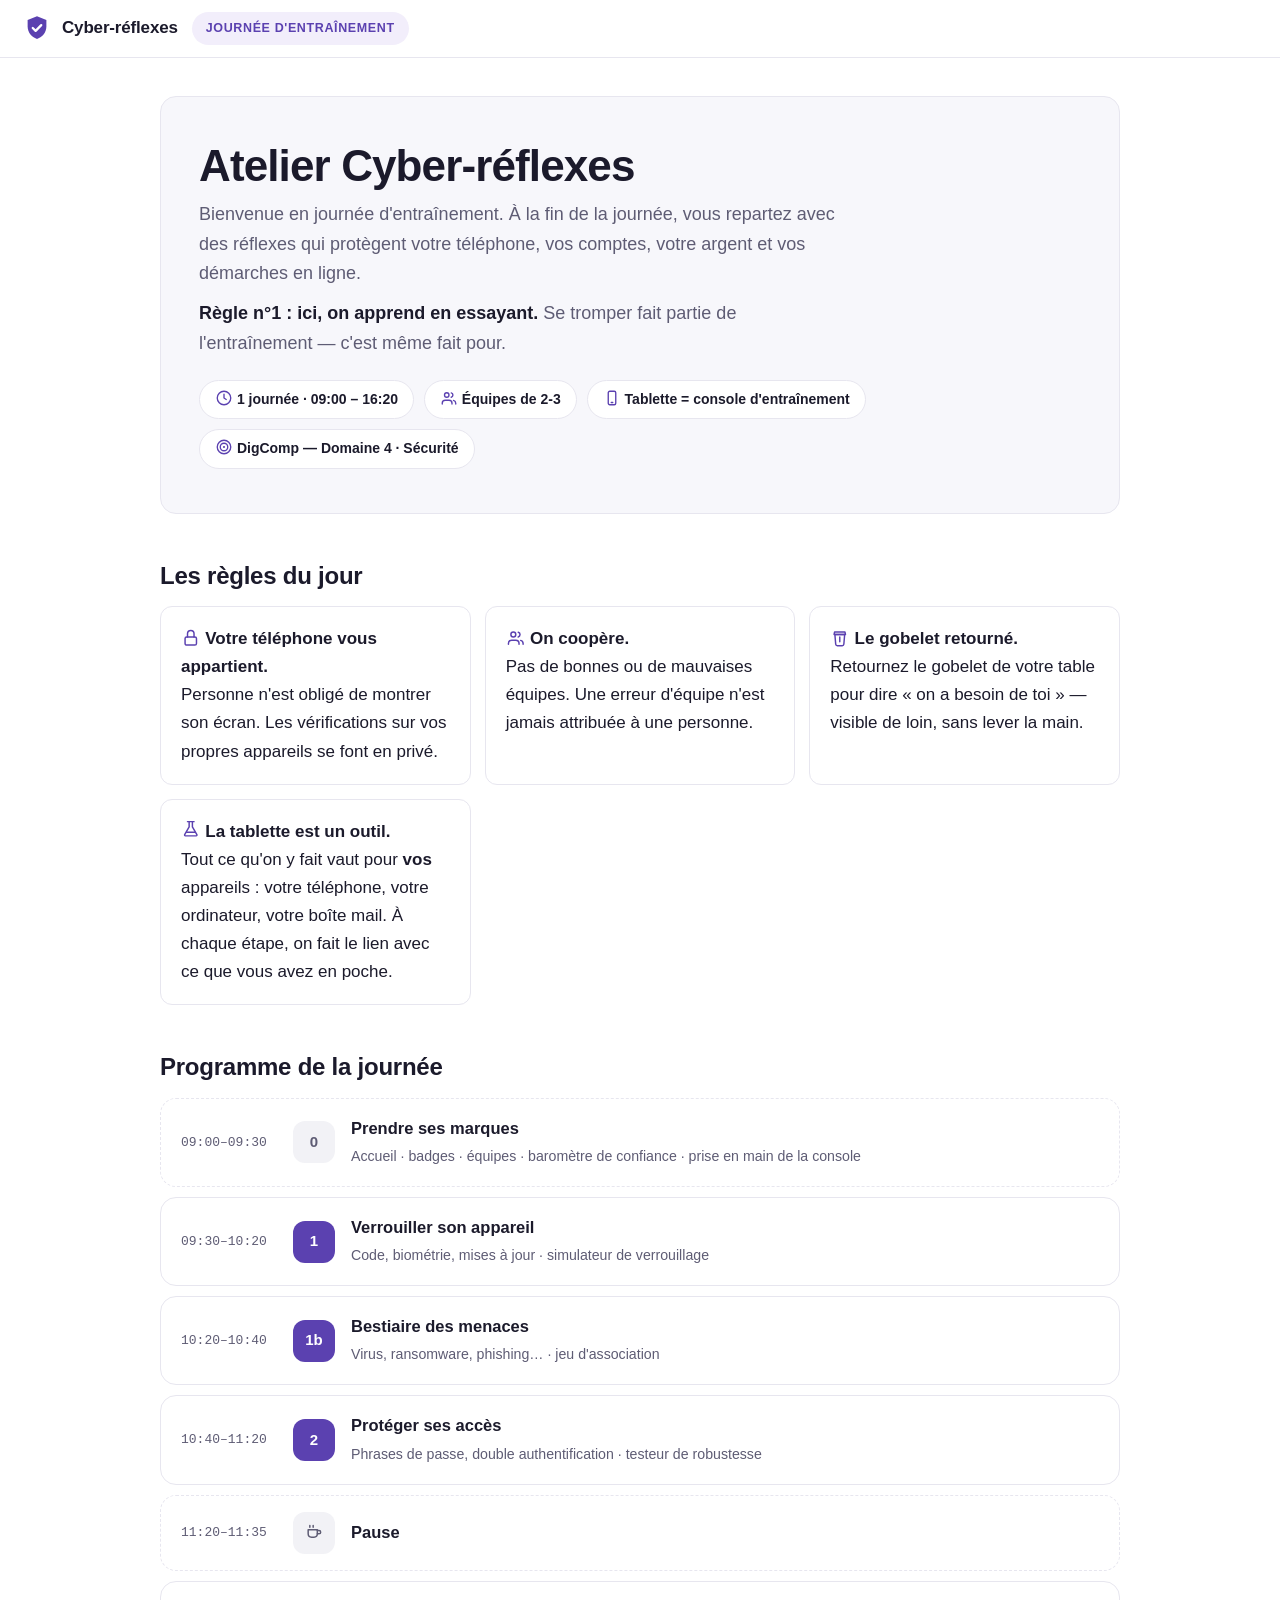
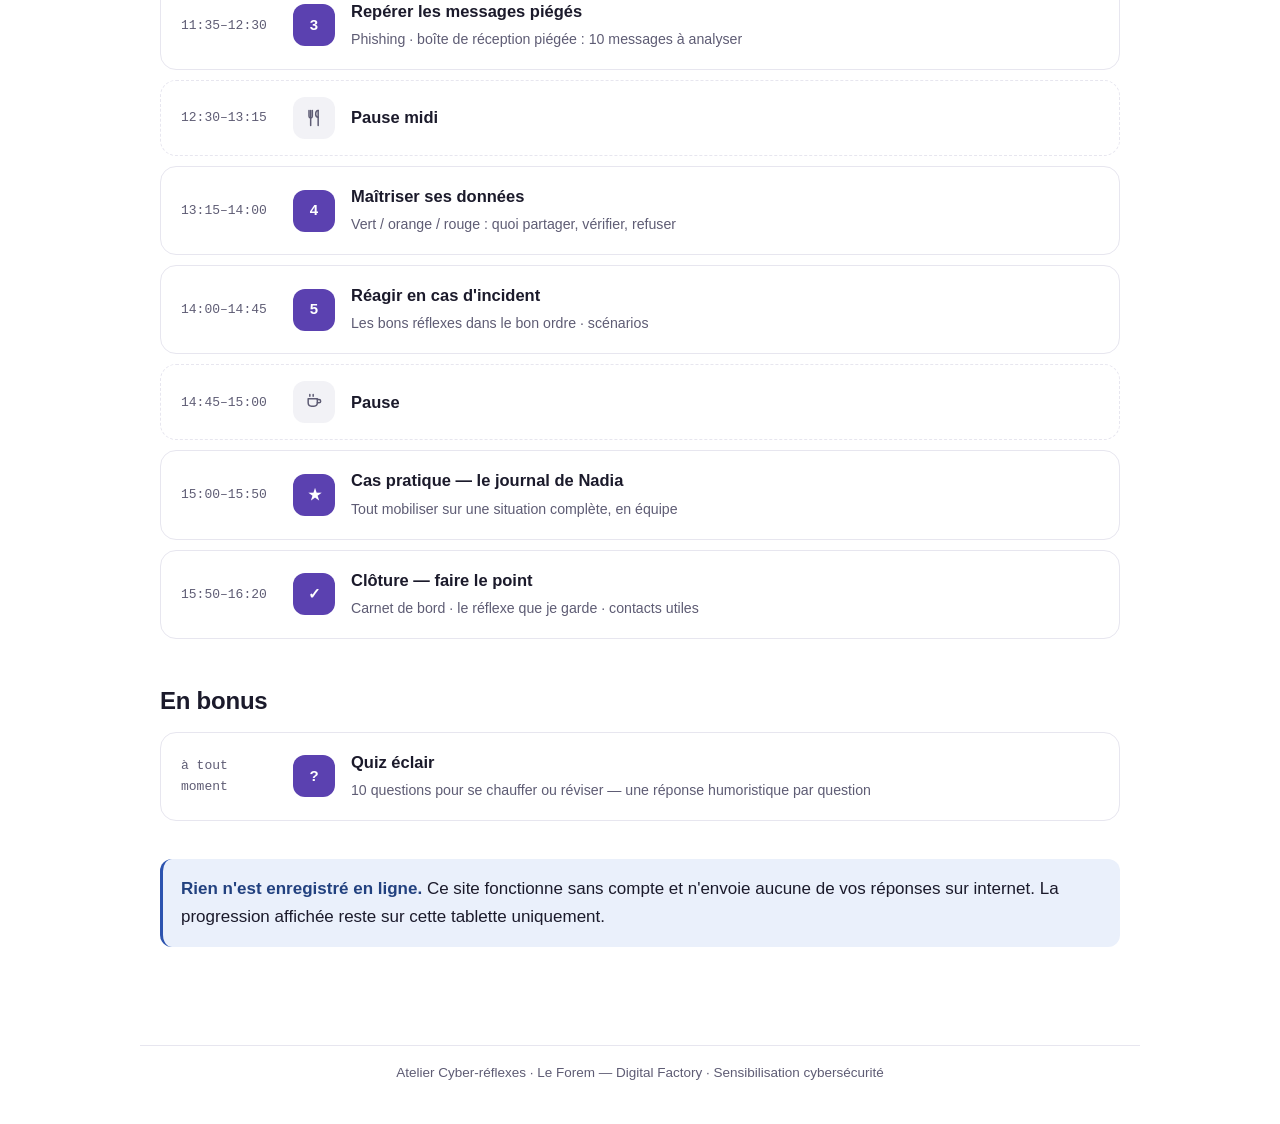
<file: programme.html>
<!DOCTYPE html>
<html lang="fr">
<head>
<meta charset="UTF-8">
<meta name="viewport" content="width=device-width, initial-scale=1.0">
<title>Atelier Cyber-réflexes — Support de cours</title>
<link rel="stylesheet" href="assets/style.css">
</head>
<body>
<header class="topbar">
  <a class="brand" href="index.html"><svg class="logo" width="30" height="30" viewBox="0 0 24 24" fill="none" aria-hidden="true"><path d="M12 2.5 4.5 5.5v5.2c0 4.6 3.1 8.4 7.5 10 4.4-1.6 7.5-5.4 7.5-10V5.5L12 2.5Z" fill="#5B41B0"/><path d="m8.6 12 2.3 2.3 4.5-4.6" stroke="#fff" stroke-width="1.8" stroke-linecap="round" stroke-linejoin="round"/></svg>Cyber-réflexes</a>
  <span class="etape-tag">Journée d'entraînement</span>
  <span class="spacer"></span>
  <span class="progres" id="progresGlobal"></span>
</header>

<main>
  <div class="hero-accueil">
    <h1>Atelier Cyber-réflexes</h1>
    <p>Bienvenue en journée d'entraînement. À la fin de la journée, vous repartez avec
    des réflexes qui protègent votre téléphone, vos comptes, votre argent et vos démarches en ligne.</p>
    <p><b>Règle n°1 : ici, on apprend en essayant.</b> Se tromper fait partie de l'entraînement — c'est même fait pour.</p>
    <div class="pastilles">
      <span><svg class="ei" viewBox="0 0 24 24" fill="none" stroke="currentColor" stroke-width="1.8" stroke-linecap="round" stroke-linejoin="round" aria-hidden="true"><circle cx="12" cy="12" r="9"/><path d="M12 7v5l3 2"/></svg> 1 journée · 09:00 – 16:20</span>
      <span><svg class="ei" viewBox="0 0 24 24" fill="none" stroke="currentColor" stroke-width="1.8" stroke-linecap="round" stroke-linejoin="round" aria-hidden="true"><path d="M16 20v-1a4 4 0 0 0-4-4H7a4 4 0 0 0-4 4v1"/><circle cx="9" cy="8" r="3"/><path d="M21 20v-1a4 4 0 0 0-3-3.8"/><path d="M15 5.2A3 3 0 0 1 15 11"/></svg> Équipes de 2-3</span>
      <span><svg class="ei" viewBox="0 0 24 24" fill="none" stroke="currentColor" stroke-width="1.8" stroke-linecap="round" stroke-linejoin="round" aria-hidden="true"><rect x="7" y="3" width="10" height="18" rx="2"/><path d="M11 18h2"/></svg> Tablette = console d'entraînement</span>
      <span><svg class="ei" viewBox="0 0 24 24" fill="none" stroke="currentColor" stroke-width="1.8" stroke-linecap="round" stroke-linejoin="round" aria-hidden="true"><circle cx="12" cy="12" r="9"/><circle cx="12" cy="12" r="5"/><circle cx="12" cy="12" r="1.4" fill="currentColor" stroke="none"/></svg> DigComp — Domaine 4 · Sécurité</span>
    </div>
  </div>

  <section>
    <h2>Les règles du jour</h2>
    <div class="grid2">
      <div class="mini-carte"><b><svg class="ei" viewBox="0 0 24 24" fill="none" stroke="currentColor" stroke-width="1.8" stroke-linecap="round" stroke-linejoin="round" aria-hidden="true"><rect x="5" y="11" width="14" height="10" rx="2"/><path d="M8 11V7a4 4 0 0 1 8 0v4"/></svg> Votre téléphone vous appartient.</b><br>
        Personne n'est obligé de montrer son écran. Les vérifications sur vos propres appareils se font en privé.</div>
      <div class="mini-carte"><b><svg class="ei" viewBox="0 0 24 24" fill="none" stroke="currentColor" stroke-width="1.8" stroke-linecap="round" stroke-linejoin="round" aria-hidden="true"><path d="M16 20v-1a4 4 0 0 0-4-4H7a4 4 0 0 0-4 4v1"/><circle cx="9" cy="8" r="3"/><path d="M21 20v-1a4 4 0 0 0-3-3.8"/><path d="M15 5.2A3 3 0 0 1 15 11"/></svg> On coopère.</b><br>
        Pas de bonnes ou de mauvaises équipes. Une erreur d'équipe n'est jamais attribuée à une personne.</div>
      <div class="mini-carte"><b><svg class="ei" viewBox="0 0 24 24" fill="none" stroke="currentColor" stroke-width="1.8" stroke-linecap="round" stroke-linejoin="round" aria-hidden="true"><path d="M6 8h12l-1 12a2 2 0 0 1-2 1.8H9A2 2 0 0 1 7 20Z"/><path d="M5 8h14l-.6-3H5.6Z"/><path d="M12 11v6"/></svg> Le gobelet retourné.</b><br>
        Retournez le gobelet de votre table pour dire « on a besoin de toi » — visible de loin, sans lever la main.</div>
      <div class="mini-carte"><b><svg class="ei" viewBox="0 0 24 24" fill="none" stroke="currentColor" stroke-width="1.8" stroke-linecap="round" stroke-linejoin="round" aria-hidden="true"><path d="M10 2v6.5L4.5 18a1 1 0 0 0 .9 1.5h13.2a1 1 0 0 0 .9-1.5L14 8.5V2"/><path d="M8 2h8"/><path d="M7 15h10"/></svg> La tablette est un outil.</b><br>
        Tout ce qu'on y fait vaut pour <b>vos</b> appareils : votre téléphone, votre ordinateur, votre boîte mail.
        À chaque étape, on fait le lien avec ce que vous avez en poche.</div>
    </div>
  </section>

  <section>
    <h2>Programme de la journée</h2>
    <div class="programme" id="programme">
      <div class="prog-item pause">
        <span class="heure">09:00–09:30</span><span class="num">0</span>
        <span class="lib"><b>Prendre ses marques</b><small>Accueil · badges · équipes · baromètre de confiance · prise en main de la console</small></span>
      </div>
      <a class="prog-item" href="etape1.html" data-cle="etape1">
        <span class="heure">09:30–10:20</span><span class="num">1</span>
        <span class="lib"><b>Verrouiller son appareil</b><small>Code, biométrie, mises à jour · simulateur de verrouillage</small></span>
        <span class="etat"></span>
      </a>
      <a class="prog-item" href="bestiaire.html" data-cle="bestiaire">
        <span class="heure">10:20–10:40</span><span class="num">1b</span>
        <span class="lib"><b>Bestiaire des menaces</b><small>Virus, ransomware, phishing… · jeu d'association</small></span>
        <span class="etat"></span>
      </a>
      <a class="prog-item" href="etape2.html" data-cle="etape2">
        <span class="heure">10:40–11:20</span><span class="num">2</span>
        <span class="lib"><b>Protéger ses accès</b><small>Phrases de passe, double authentification · testeur de robustesse</small></span>
        <span class="etat"></span>
      </a>
      <div class="prog-item pause">
        <span class="heure">11:20–11:35</span><span class="num"><svg class="ei" viewBox="0 0 24 24" fill="none" stroke="currentColor" stroke-width="1.8" stroke-linecap="round" stroke-linejoin="round" aria-hidden="true"><path d="M5 8h11v5a4 4 0 0 1-4 4H9a4 4 0 0 1-4-4Z"/><path d="M16 9h2a2 2 0 0 1 0 4h-2"/><path d="M7 3v2M11 3v2"/></svg></span>
        <span class="lib"><b>Pause</b></span>
      </div>
      <a class="prog-item" href="etape3.html" data-cle="etape3">
        <span class="heure">11:35–12:30</span><span class="num">3</span>
        <span class="lib"><b>Repérer les messages piégés</b><small>Phishing · boîte de réception piégée : 10 messages à analyser</small></span>
        <span class="etat"></span>
      </a>
      <div class="prog-item pause">
        <span class="heure">12:30–13:15</span><span class="num"><svg class="ei" viewBox="0 0 24 24" fill="none" stroke="currentColor" stroke-width="1.8" stroke-linecap="round" stroke-linejoin="round" aria-hidden="true"><path d="M6 3v7a2 2 0 0 0 4 0V3"/><path d="M8 3v18"/><path d="M17 3c-1.6 0-3 1.6-3 4.5 0 2 1 3.5 3 3.5"/><path d="M17 3v18"/></svg></span>
        <span class="lib"><b>Pause midi</b></span>
      </div>
      <a class="prog-item" href="etape4.html" data-cle="etape4">
        <span class="heure">13:15–14:00</span><span class="num">4</span>
        <span class="lib"><b>Maîtriser ses données</b><small>Vert / orange / rouge : quoi partager, vérifier, refuser</small></span>
        <span class="etat"></span>
      </a>
      <a class="prog-item" href="etape5.html" data-cle="etape5">
        <span class="heure">14:00–14:45</span><span class="num">5</span>
        <span class="lib"><b>Réagir en cas d'incident</b><small>Les bons réflexes dans le bon ordre · scénarios</small></span>
        <span class="etat"></span>
      </a>
      <div class="prog-item pause">
        <span class="heure">14:45–15:00</span><span class="num"><svg class="ei" viewBox="0 0 24 24" fill="none" stroke="currentColor" stroke-width="1.8" stroke-linecap="round" stroke-linejoin="round" aria-hidden="true"><path d="M5 8h11v5a4 4 0 0 1-4 4H9a4 4 0 0 1-4-4Z"/><path d="M16 9h2a2 2 0 0 1 0 4h-2"/><path d="M7 3v2M11 3v2"/></svg></span>
        <span class="lib"><b>Pause</b></span>
      </div>
      <a class="prog-item" href="nadia.html" data-cle="nadia">
        <span class="heure">15:00–15:50</span><span class="num">★</span>
        <span class="lib"><b>Cas pratique — le journal de Nadia</b><small>Tout mobiliser sur une situation complète, en équipe</small></span>
        <span class="etat"></span>
      </a>
      <a class="prog-item" href="cloture.html" data-cle="cloture">
        <span class="heure">15:50–16:20</span><span class="num">✓</span>
        <span class="lib"><b>Clôture — faire le point</b><small>Carnet de bord · le réflexe que je garde · contacts utiles</small></span>
        <span class="etat"></span>
      </a>
    </div>
  </section>

  <section>
    <h2>En bonus</h2>
    <a class="prog-item" href="quiz.html" data-cle="quiz">
      <span class="heure">à tout moment</span><span class="num">?</span>
      <span class="lib"><b>Quiz éclair</b><small>10 questions pour se chauffer ou réviser — une réponse humoristique par question</small></span>
      <span class="etat"></span>
    </a>
  </section>

  <div class="memo" style="margin-top:38px">
    <b>Rien n'est enregistré en ligne.</b> Ce site fonctionne sans compte et n'envoie aucune de vos réponses sur internet.
    La progression affichée reste sur cette tablette uniquement.
  </div>
</main>

<footer class="colophon">Atelier Cyber-réflexes · Le Forem — Digital Factory · Sensibilisation cybersécurité</footer>

<script src="assets/site.js"></script>
<script>
(function(){
  var faits = 0, total = 0;
  document.querySelectorAll('[data-cle]').forEach(function(a){
    total++;
    if (CR.estFait(a.dataset.cle)){
      faits++;
      var e = a.querySelector('.etat');
      if (e) e.textContent = '✅';
    }
  });
  if (faits > 0){
    document.getElementById('progresGlobal').textContent = faits + ' / ' + total + ' activités terminées';
  }
})();
</script>
</body>
</html>
</file>
<file: assets/style.css>
/* ===================================================================
   Atelier Cyber-réflexes — système de design (aligné sur la landing)
   Blanc · surfaces plates à fine bordure · mauve · bleu · sobre
   =================================================================== */
:root{
  --bg:#FFFFFF;
  --wash:#F7F7FB;
  --card:#FFFFFF;
  --border:#E7E6EF;
  --text:#1B1A2B;
  --muted:#5E5C74;
  --mauve:#5B41B0;
  --mauve-dark:#4B349A;
  --mauve-2:#7C5CD6;
  --mauve-soft:#F2EEFB;
  --blue:#2C53AF;
  --blue-dark:#22417F;
  --blue-soft:#EAF0FB;
  --grey-soft:#F2F2F6;
  --ok:#238C60;
  --ok-soft:#E4F4EC;
  --warn:#B7770C;
  --warn-soft:#F7EEDD;
  --bad:#C0344B;
  --bad-soft:#FBE7EB;
  --radius:16px;
  --radius-md:12px;
  --shadow:none;
}
*{box-sizing:border-box; -webkit-tap-highlight-color:transparent}
html{scroll-behavior:smooth; touch-action:manipulation}
body{
  margin:0; background:var(--bg); color:var(--text);
  font:17px/1.65 -apple-system,BlinkMacSystemFont,"Segoe UI",Roboto,"Helvetica Neue",Arial,sans-serif;
  -webkit-font-smoothing:antialiased;
}
.mono{font-family:ui-monospace,"SF Mono",Menlo,Consolas,monospace}

/* ---------- Barre supérieure ---------- */
.topbar{
  position:sticky; top:0; z-index:20;
  background:var(--bg); border-bottom:1px solid var(--border);
  display:flex; align-items:center; gap:14px; flex-wrap:wrap;
  padding:12px 22px;
}
.brand{
  display:flex; align-items:center; gap:10px;
  font-weight:700; font-size:17px; color:var(--text); text-decoration:none; letter-spacing:-.01em;
  white-space:nowrap;
}
.brand .logo{flex:none; display:block}
.topbar .etape-tag{
  font-size:12.5px; font-weight:700; letter-spacing:.05em; text-transform:uppercase;
  color:var(--mauve); background:var(--mauve-soft);
  border-radius:999px; padding:6px 14px;
}
.topbar .nav-link{font-size:14px; font-weight:600; color:var(--muted); text-decoration:none; padding:6px 11px; border-radius:8px}
.topbar .nav-link:hover{color:var(--text); background:var(--wash)}
.topbar .spacer{flex:1}
.topbar .progres{font-size:14px; color:var(--muted); font-weight:600}

/* ---------- Structure ---------- */
main{max-width:1000px; margin:0 auto; padding:32px 20px 80px}
section{margin-top:48px}
h1{font-size:32px; line-height:1.12; letter-spacing:-.02em; font-weight:800; margin:0 0 10px}
h2{
  font-size:24px; line-height:1.2; letter-spacing:-.01em; font-weight:800;
  margin:0 0 16px; color:var(--text);
}
h3{font-size:18px; font-weight:700; margin:22px 0 8px; color:var(--text)}
p{margin:10px 0}
ul,ol{margin:10px 0; padding-left:24px}
li{margin-bottom:7px}
a{color:var(--blue)}

/* ---------- En-tête d'étape ---------- */
.hero-etape{
  background:var(--wash); border:1px solid var(--border); border-radius:var(--radius);
  padding:32px 30px; margin-top:6px;
  display:grid; grid-template-columns:1.35fr .65fr; gap:32px; align-items:center;
}
.hero-etape .he-copy{min-width:0}
.he-media{
  position:relative; margin:0; aspect-ratio:2/3; border-radius:12px; overflow:hidden;
  background:var(--card); border:1px solid var(--border);
}
/* Variante bannière (bestiaire) : image large en haut, pleine largeur */
.hero-etape.banniere{grid-template-columns:1fr; gap:24px}
.hero-etape.banniere .he-media{aspect-ratio:23/10; order:-1}
.he-media .ph{
  position:absolute; inset:0; display:flex; flex-direction:column; align-items:center;
  justify-content:center; gap:8px; text-align:center; padding:18px; color:var(--muted);
}
.he-media .ph svg{color:#B7B4CC}
.he-media .ph b{font-size:14px; font-weight:600; color:#8B889F}
.he-media .ph small{font-size:12px; color:#A6A3B8}
.he-media img{position:absolute; inset:0; width:100%; height:100%; object-fit:cover; display:block}
@media (max-width:820px){
  .hero-etape{grid-template-columns:1fr; gap:22px; padding:26px 22px}
  .he-media{aspect-ratio:4/3}
  .hero-etape:not(.banniere) .he-media{order:-1}
}
.hero-etape .surtitre{
  font-size:13px; font-weight:700; letter-spacing:.06em; text-transform:uppercase;
  color:var(--blue); margin-bottom:12px;
}
.hero-etape h1{font-size:clamp(28px,4vw,40px)}
.hero-etape .sous{color:var(--muted); margin:10px 0 0; font-size:18px; max-width:60ch}
.meta-grid{
  display:grid; grid-template-columns:repeat(auto-fit,minmax(220px,1fr));
  gap:12px; margin-top:24px;
}
.meta{
  background:var(--card); border:1px solid var(--border); border-radius:var(--radius-md);
  padding:14px 16px; font-size:14.5px;
}
.meta b{display:block; font-size:11.5px; letter-spacing:.07em; text-transform:uppercase; color:var(--muted); margin-bottom:4px; font-weight:700}

/* ---------- Cartes & encadrés ---------- */
.card{
  background:var(--card); border:1px solid var(--border); border-radius:var(--radius);
  padding:24px 26px;
}
.card + .card{margin-top:16px}
.memo{
  background:var(--blue-soft); border-left:3px solid var(--blue);
  border-radius:var(--radius-md); padding:16px 18px; margin:18px 0;
}
.memo b:first-child{color:var(--blue-dark)}
.cle{
  background:var(--mauve-soft); border-left:3px solid var(--mauve);
  border-radius:var(--radius-md); padding:16px 18px; margin:18px 0;
}
.cle b:first-child{color:var(--mauve-dark)}
.quote{
  border-left:3px solid var(--mauve); background:var(--wash);
  border-radius:var(--radius-md); padding:16px 20px; margin:16px 0;
  font-style:italic; color:#3C3A50;
}
.avert{
  background:var(--warn-soft); border-left:3px solid var(--warn);
  border-radius:var(--radius-md); padding:16px 18px; margin:18px 0; font-size:15.5px;
}
.avert b:first-child{color:var(--warn)}

/* ---------- Boutons ---------- */
.btn{
  display:inline-flex; align-items:center; justify-content:center; gap:9px;
  border:1.5px solid transparent; border-radius:var(--radius-md); padding:14px 24px; min-height:50px;
  font-size:16px; font-weight:600; cursor:pointer; text-decoration:none;
  background:var(--mauve); color:#fff; transition:background .18s, border-color .18s, color .18s;
}
.btn:hover{background:var(--mauve-dark)}
.btn.bleu{background:var(--blue)}
.btn.bleu:hover{background:var(--blue-dark)}
.btn.ghost{background:transparent; color:var(--text); border-color:var(--border)}
.btn.ghost:hover{border-color:var(--muted); background:transparent}
.btn:focus-visible,button:focus-visible,a:focus-visible,input:focus-visible,textarea:focus-visible{
  outline:3px solid var(--blue); outline-offset:2px;
}
.actions{display:flex; gap:12px; flex-wrap:wrap; margin-top:18px}

/* ---------- Formulaires ---------- */
label{display:block; font-weight:700; color:var(--text); margin:16px 0 6px; font-size:15px}
textarea, input[type=text]{
  width:100%; font:16px/1.5 -apple-system,BlinkMacSystemFont,"Segoe UI",Roboto,sans-serif;
  border:1.5px solid var(--border); border-radius:var(--radius-md); padding:12px 14px;
  background:var(--card); color:var(--text);
}
textarea{min-height:64px; resize:vertical}
textarea:focus,input[type=text]:focus{border-color:var(--mauve); outline:3px solid var(--mauve-soft)}

/* ---------- Verdicts / états ---------- */
.tag{
  display:inline-block; font-weight:700; font-size:12.5px; letter-spacing:.04em;
  text-transform:uppercase; border-radius:999px; padding:5px 13px;
}
.tag.ok{background:var(--ok-soft); color:var(--ok)}
.tag.verif{background:var(--warn-soft); color:var(--warn)}
.tag.alerte{background:var(--bad-soft); color:var(--bad)}
.tag.neutre{background:var(--grey-soft); color:var(--muted)}
.tag.mauve{background:var(--mauve-soft); color:var(--mauve-dark)}
.tag.bleu{background:var(--blue-soft); color:var(--blue-dark)}

.resultat{
  border-radius:var(--radius-md); padding:16px 18px; margin-top:16px;
}
.resultat.ok{background:var(--ok-soft); border-left:3px solid var(--ok)}
.resultat.verif{background:var(--warn-soft); border-left:3px solid var(--warn)}
.resultat.alerte{background:var(--bad-soft); border-left:3px solid var(--bad)}
.resultat ul{margin:8px 0 0}

/* ---------- Bandeau exercice ---------- */
.exo{
  border:1px solid var(--border); border-radius:var(--radius);
  background:var(--card); overflow:hidden;
}
.exo-tete{
  background:var(--mauve);
  color:#fff; padding:16px 24px; display:flex; align-items:center; gap:12px; flex-wrap:wrap;
}
.exo-tete .pic{font-size:20px}
.exo-tete b{font-size:16.5px; flex:1; font-weight:700}
.exo-tete .compteur{font-size:13.5px; font-weight:700; background:rgba(255,255,255,.22); border-radius:999px; padding:4px 12px}
.exo-corps{padding:24px 26px}

/* ---------- Pied de page / navigation ---------- */
.pager{
  max-width:1000px; margin:0 auto; padding:0 20px 48px;
  display:flex; gap:14px; justify-content:space-between; flex-wrap:wrap;
}
.pager a{
  flex:1; min-width:220px; text-decoration:none;
  background:var(--card); border:1px solid var(--border); border-radius:var(--radius);
  padding:16px 20px; color:var(--text); transition:border-color .15s, background .15s;
}
.pager a:hover{border-color:var(--muted); background:var(--wash)}
.pager .dir{font-size:12px; font-weight:700; letter-spacing:.06em; text-transform:uppercase; color:var(--mauve)}
.pager .titre{font-weight:600; margin-top:3px}
.pager a.suivant{text-align:right}
footer.colophon{
  text-align:center; color:var(--muted); font-size:13.5px; padding:16px 20px 40px;
  border-top:1px solid var(--border); max-width:1000px; margin:0 auto;
}

/* ---------- Accueil / tableau de bord ---------- */
.hero-accueil{
  background:var(--wash); border:1px solid var(--border);
  border-radius:var(--radius); color:var(--text); padding:44px 38px; margin-top:6px;
}
.hero-accueil h1{font-size:clamp(30px,4.5vw,44px); color:var(--text)}
.hero-accueil p{color:var(--muted); max-width:640px; font-size:18px}
.hero-accueil p b{color:var(--text)}
.hero-accueil .pastilles{display:flex; gap:10px; flex-wrap:wrap; margin-top:22px}
.hero-accueil .pastilles span{
  background:var(--card); border:1px solid var(--border);
  border-radius:999px; padding:7px 15px; font-size:14px; font-weight:600; color:var(--text);
}
.programme{display:grid; gap:10px; margin-top:8px}
.prog-item{
  display:flex; align-items:center; gap:16px; text-decoration:none; color:var(--text);
  background:var(--card); border:1px solid var(--border); border-radius:var(--radius);
  padding:16px 20px; transition:border-color .14s, background .14s;
}
a.prog-item:hover{border-color:var(--muted); background:var(--wash)}
.prog-item .heure{
  font-family:ui-monospace,"SF Mono",Menlo,monospace; font-size:13px; color:var(--muted);
  width:96px; flex:none;
}
.prog-item .num{
  width:42px; height:42px; border-radius:var(--radius-md); flex:none;
  display:flex; align-items:center; justify-content:center;
  font-weight:800; font-size:15px; color:#fff; background:var(--mauve);
}
.prog-item.pause .num{background:var(--grey-soft); color:var(--muted)}
.prog-item .lib{flex:1}
.prog-item .lib b{display:block; font-size:16.5px}
.prog-item .lib small{color:var(--muted)}
.prog-item .etat{font-size:18px; flex:none}
.prog-item.pause{background:transparent; border-style:dashed}

/* ---------- Grilles utilitaires ---------- */
.grid2{display:grid; grid-template-columns:repeat(auto-fit,minmax(260px,1fr)); gap:14px}
.mini-carte{
  background:var(--card); border:1px solid var(--border); border-radius:var(--radius-md);
  padding:18px 20px;
}
.mini-carte b{color:var(--text)}

/* ---------- Chips ---------- */
.chips{display:flex; flex-wrap:wrap; gap:10px}
.chip{
  border:1.5px solid var(--border); background:var(--card); border-radius:999px;
  padding:9px 16px; font-size:15px; cursor:pointer; min-height:46px;
  font-family:ui-monospace,"SF Mono",Menlo,monospace; color:var(--text);
}
.chip:hover{border-color:var(--muted)}
.chip.on{border-color:var(--mauve); background:var(--mauve-soft); color:var(--mauve-dark); font-weight:700}

/* ---------- Pictogrammes SVG ---------- */
.ei{width:1.15em; height:1.15em; display:inline-block; vertical-align:-.18em; flex:none; color:var(--mauve)}
.ei.ok{color:var(--ok)}
.ei.bad{color:var(--bad)}
.zdot{width:.85em; height:.85em; border-radius:50%; display:inline-block; vertical-align:0; flex:none; margin-right:.2em}
.zdot.ok{background:var(--ok)}
.zdot.warn{background:var(--warn)}
.zdot.bad{background:var(--bad)}
.exo-tete .pic{display:inline-flex; align-items:center}
.exo-tete .pic .ei{width:22px; height:22px; color:#fff; vertical-align:middle}
.pastille .ei{width:22px; height:22px; color:#fff}
.prog-item .num .ei{width:20px; height:20px; vertical-align:middle}
.prog-item.pause .num .ei{color:var(--muted)}
.hero-accueil .pastilles .ei{width:18px; height:18px}
.choice .ic .ei{width:26px; height:26px}
.donnee .intitule .ei{width:24px; height:24px}
.photo .ei{width:36px; height:36px}

@media (max-width:560px){
  .hero-accueil{padding:30px 22px}
  .prog-item .heure{width:auto; font-size:12px}
  main{padding:22px 16px 64px}
  .card,.exo-corps{padding:20px 18px}
  .hero-etape{padding:24px 20px}
}
.vers-carnet{display:flex; gap:14px; align-items:flex-start; background:var(--mauve-soft);
  border:1px solid var(--mauve); border-radius:var(--radius); padding:16px 18px; margin-bottom:8px}
.vers-carnet .ic{flex:none; color:var(--mauve-dark); margin-top:2px}
.vers-carnet b{color:var(--mauve-dark)}
.vers-carnet p{margin:5px 0 0}
.vers-carnet ul{margin:8px 0 0; padding-left:20px}
.vers-carnet li{margin-bottom:3px}
@media print{
  .topbar,.pager,.exo-tete,.actions{display:none}
  .exo{border-color:var(--border)}
}
</file>
